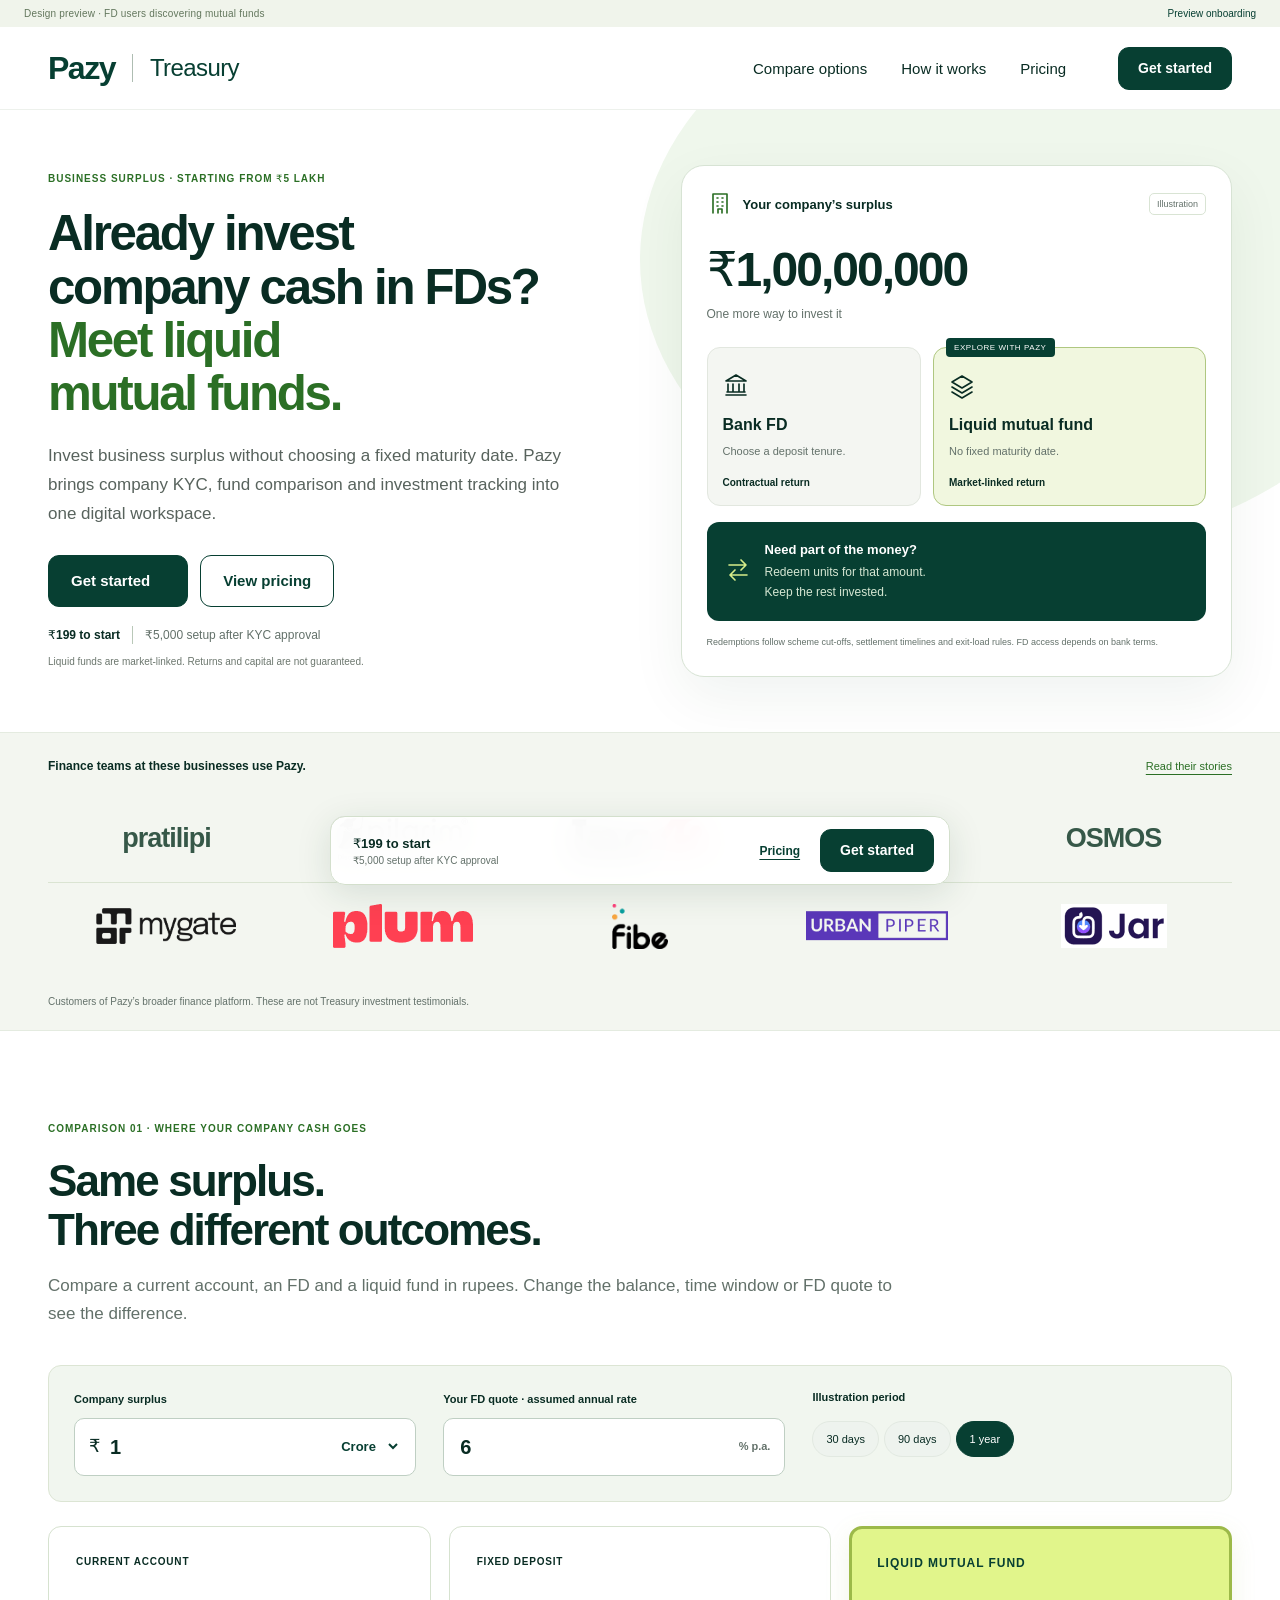
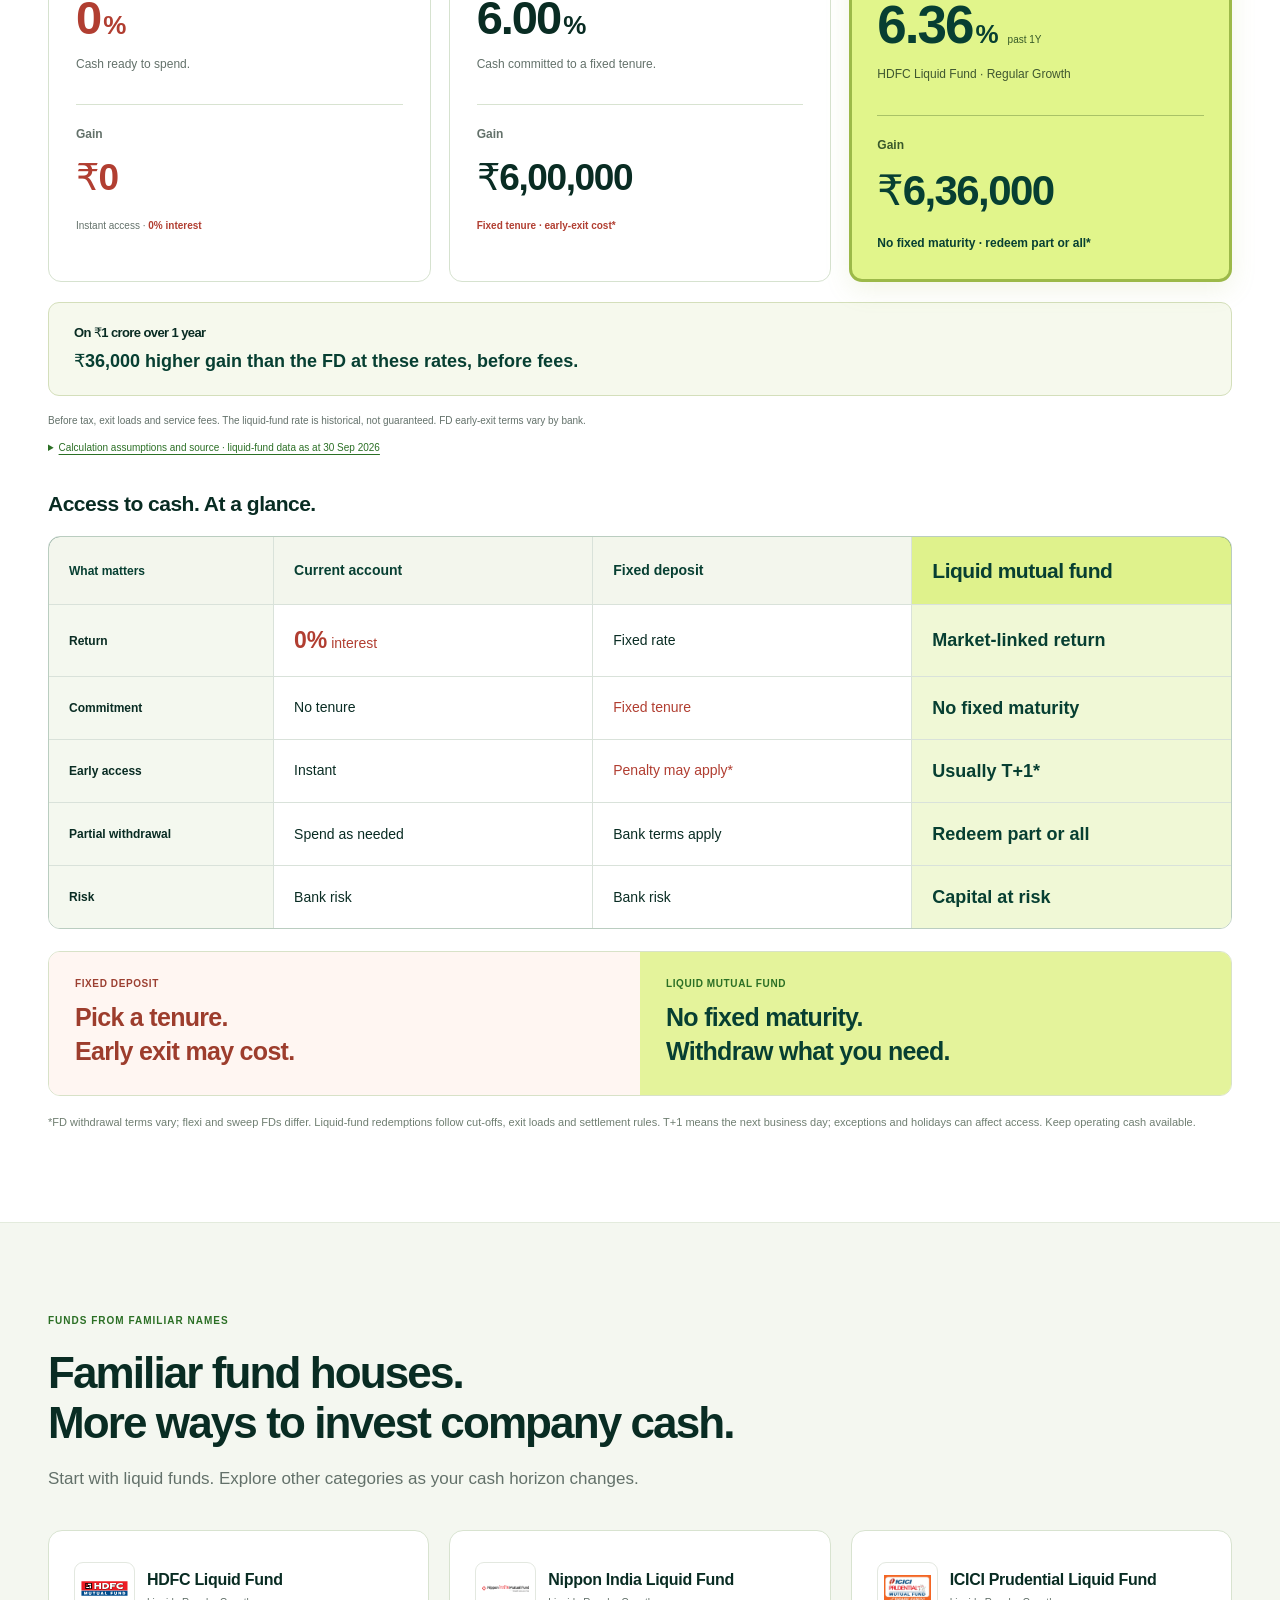
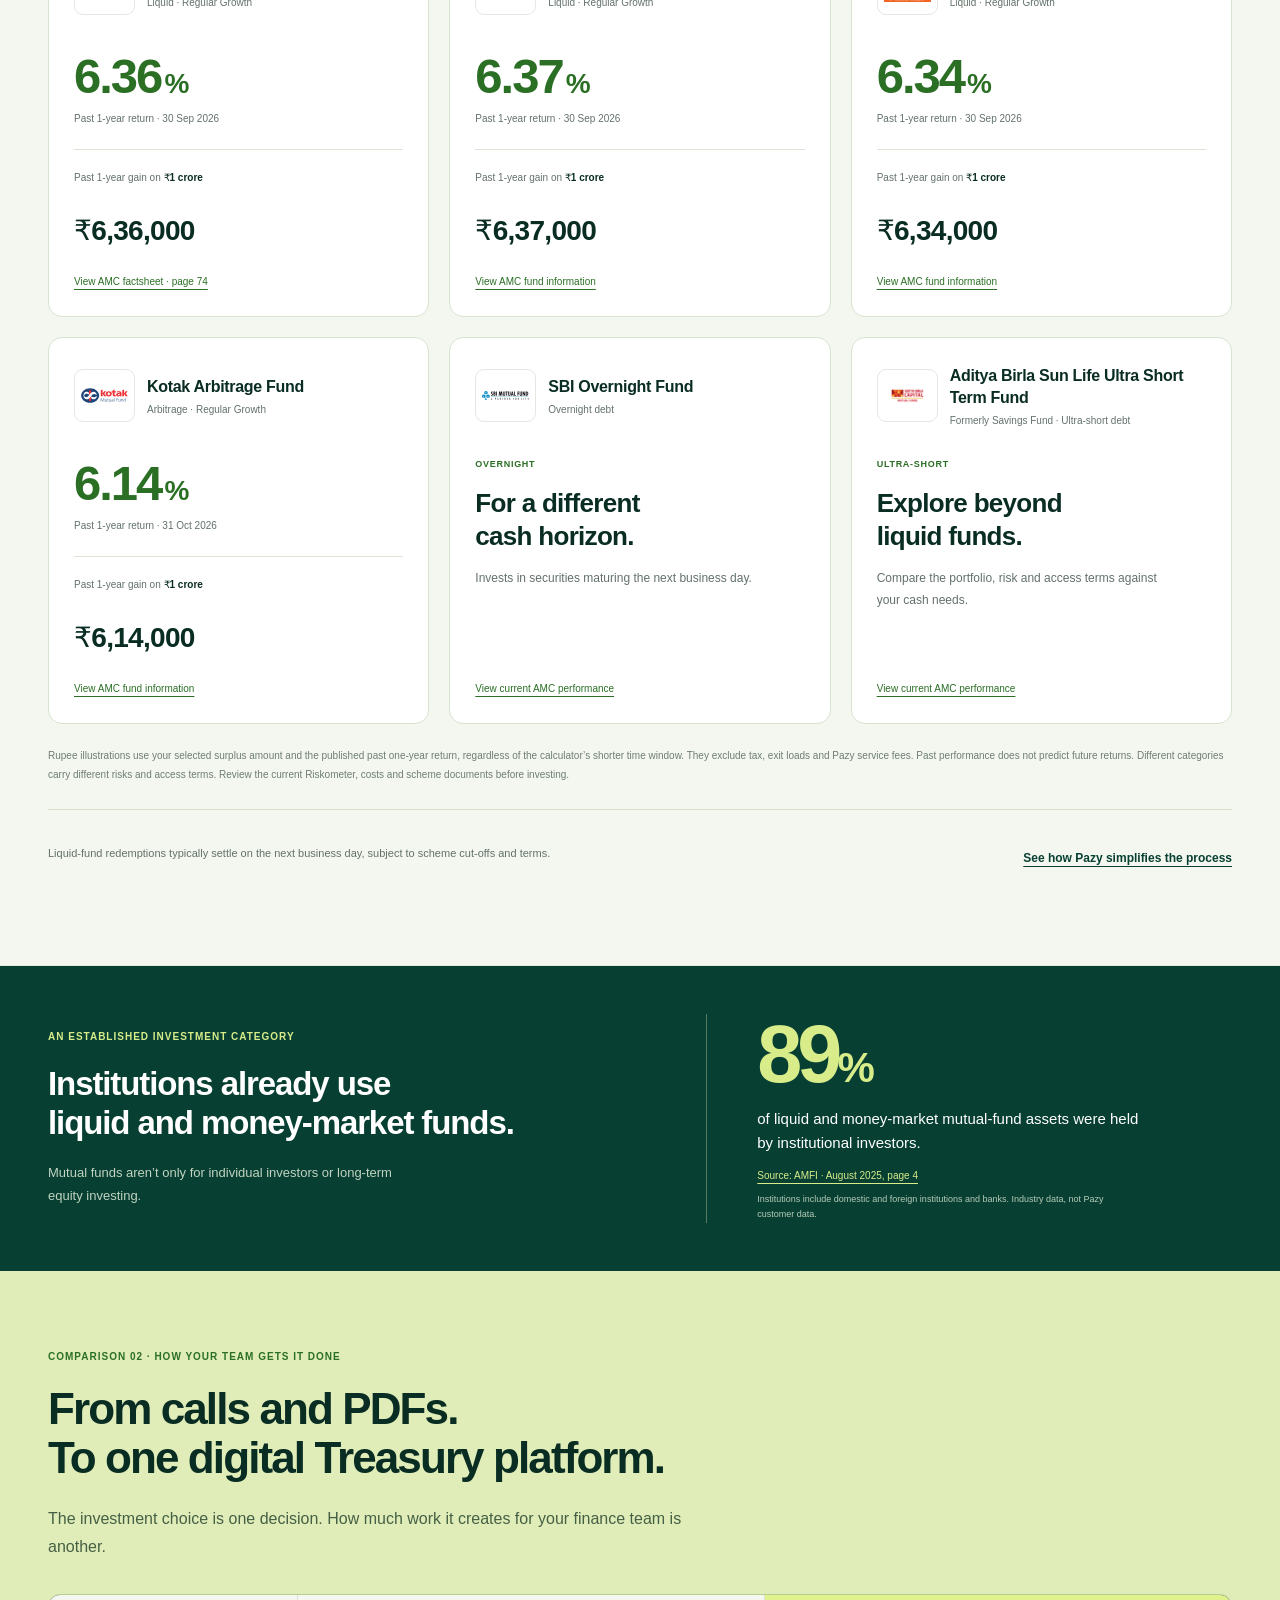
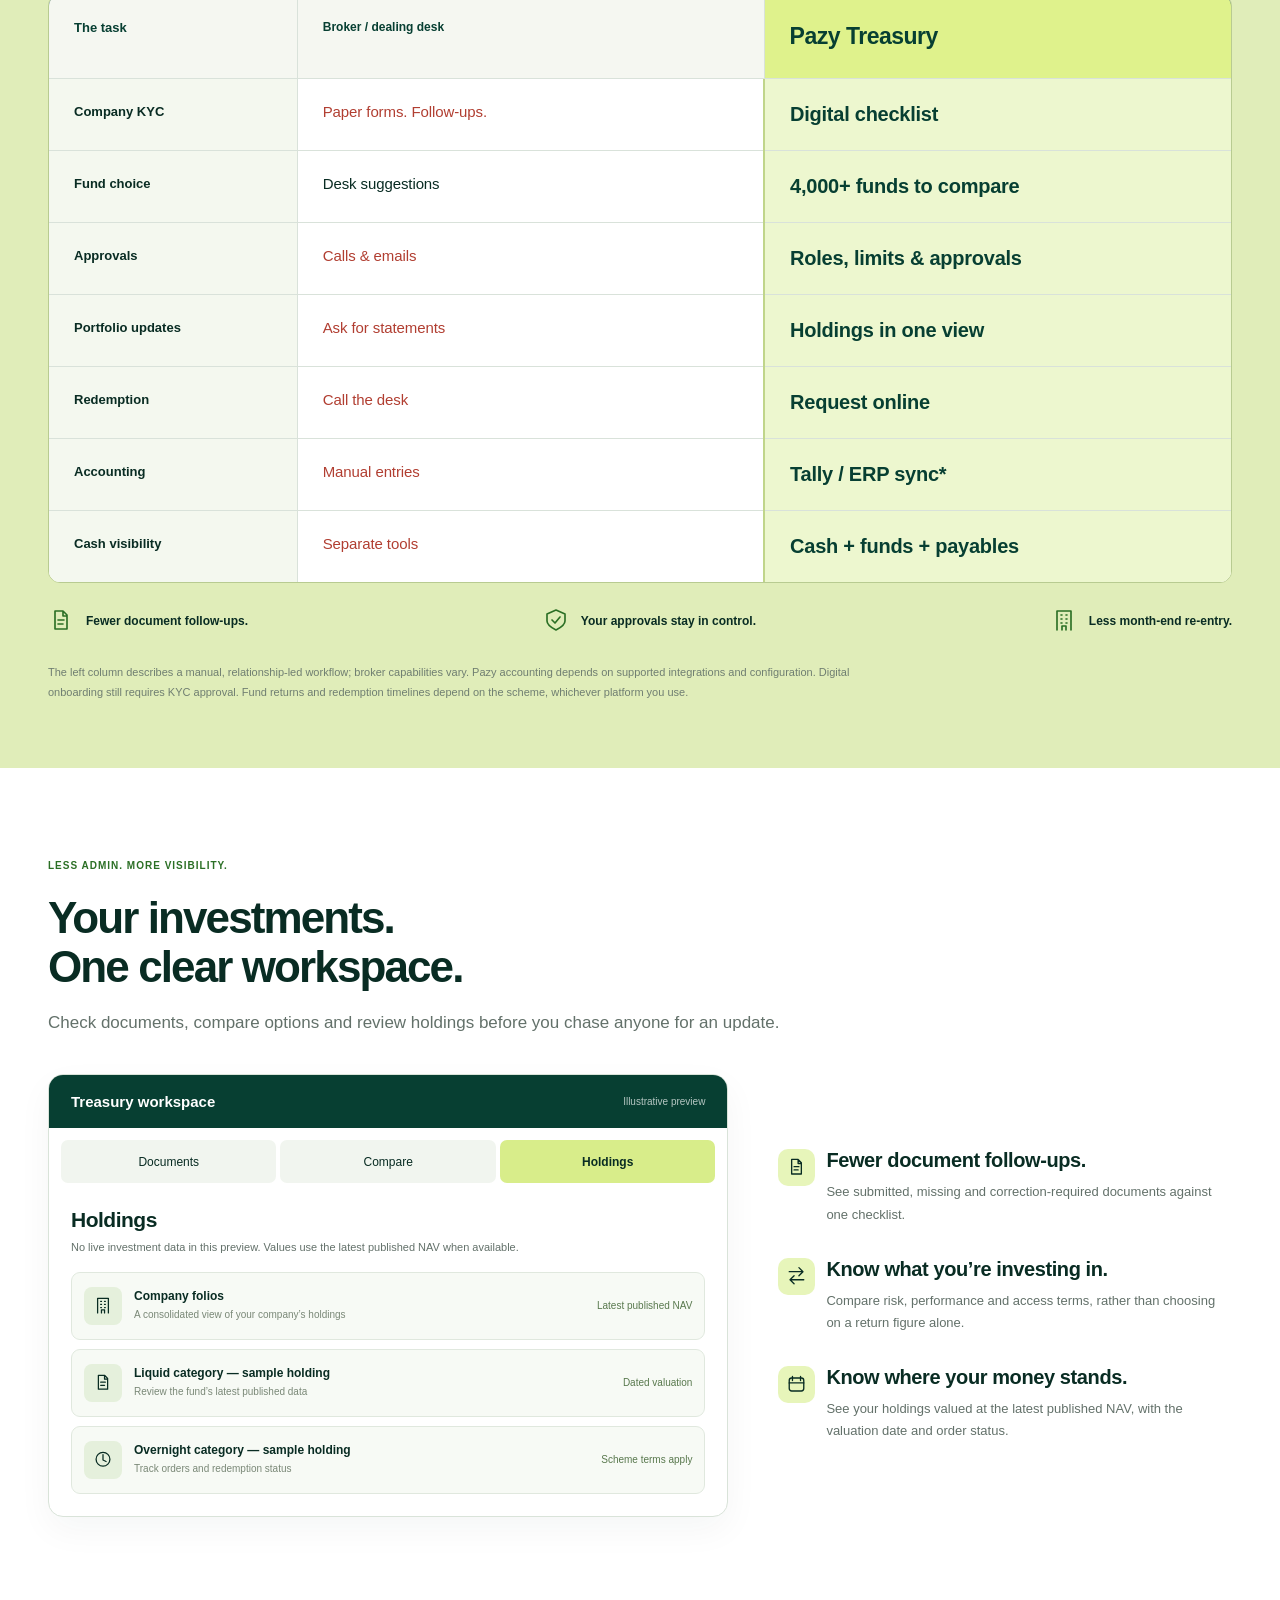
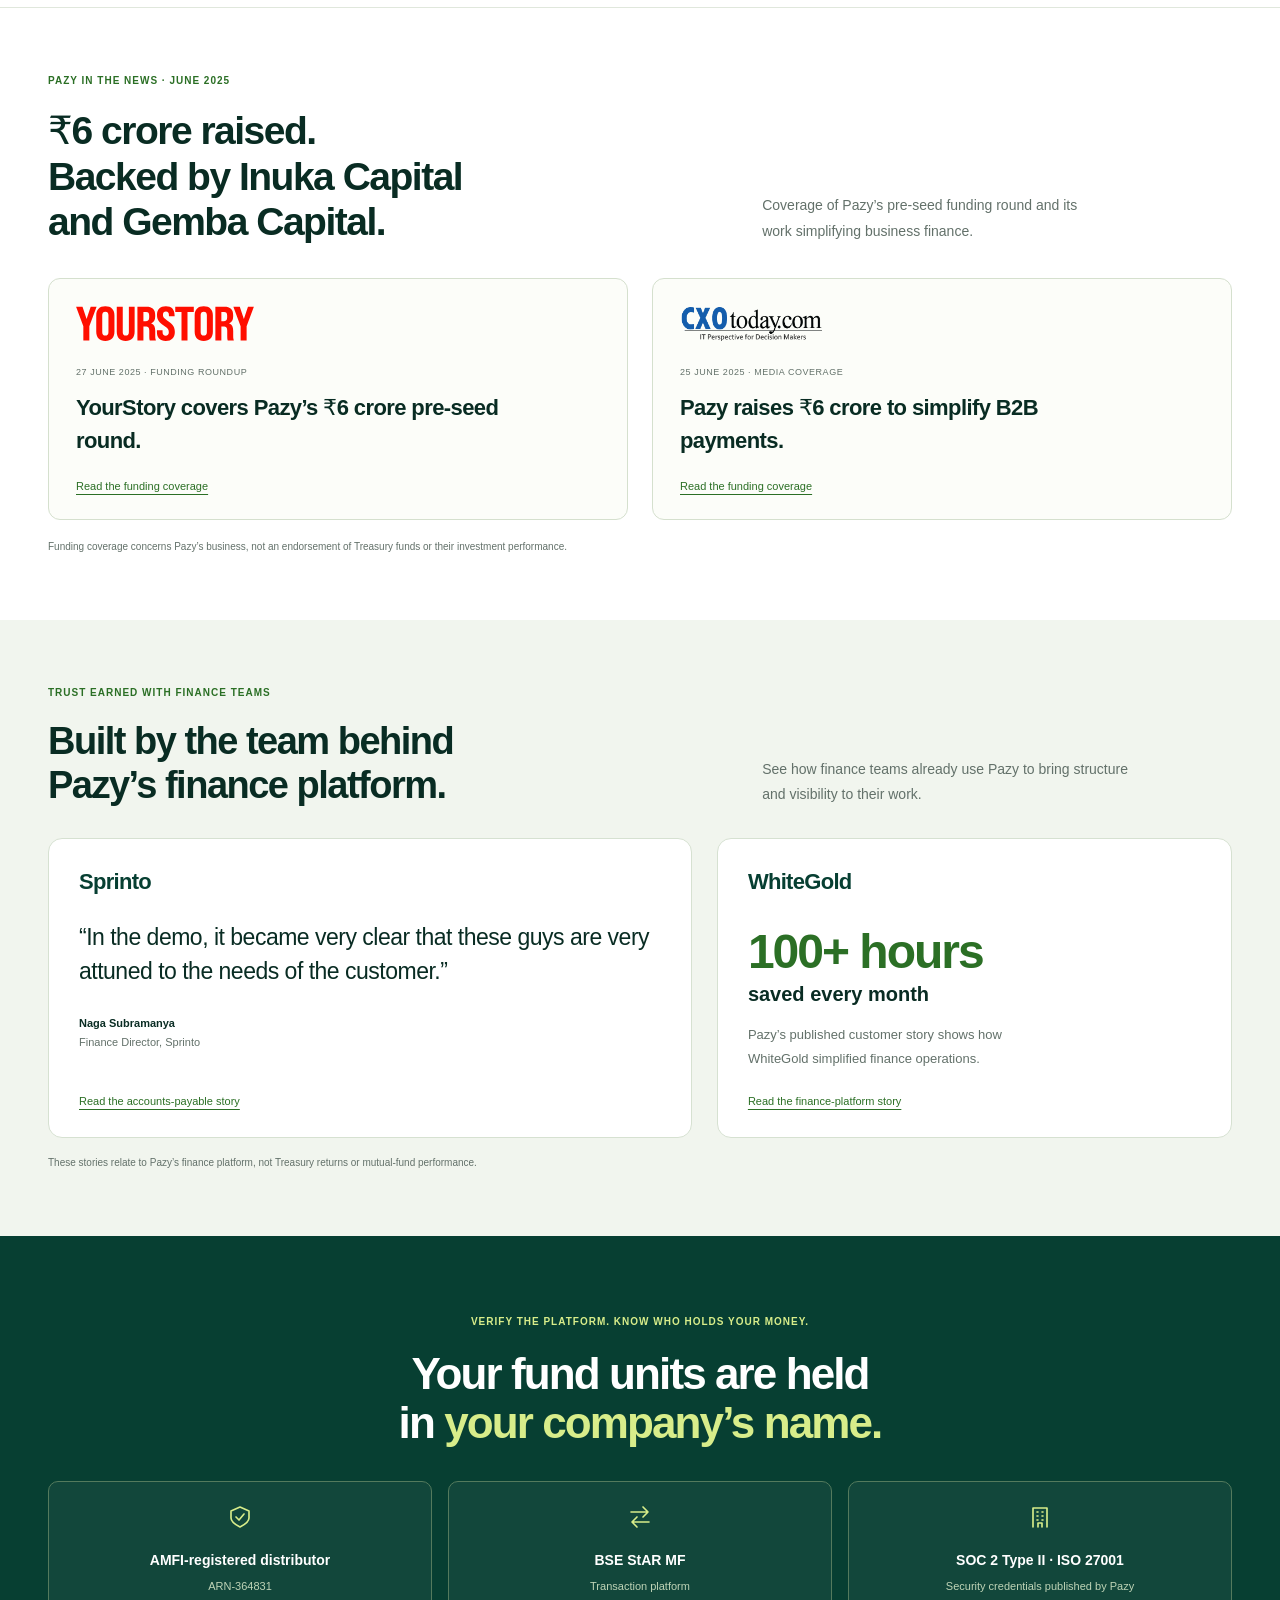
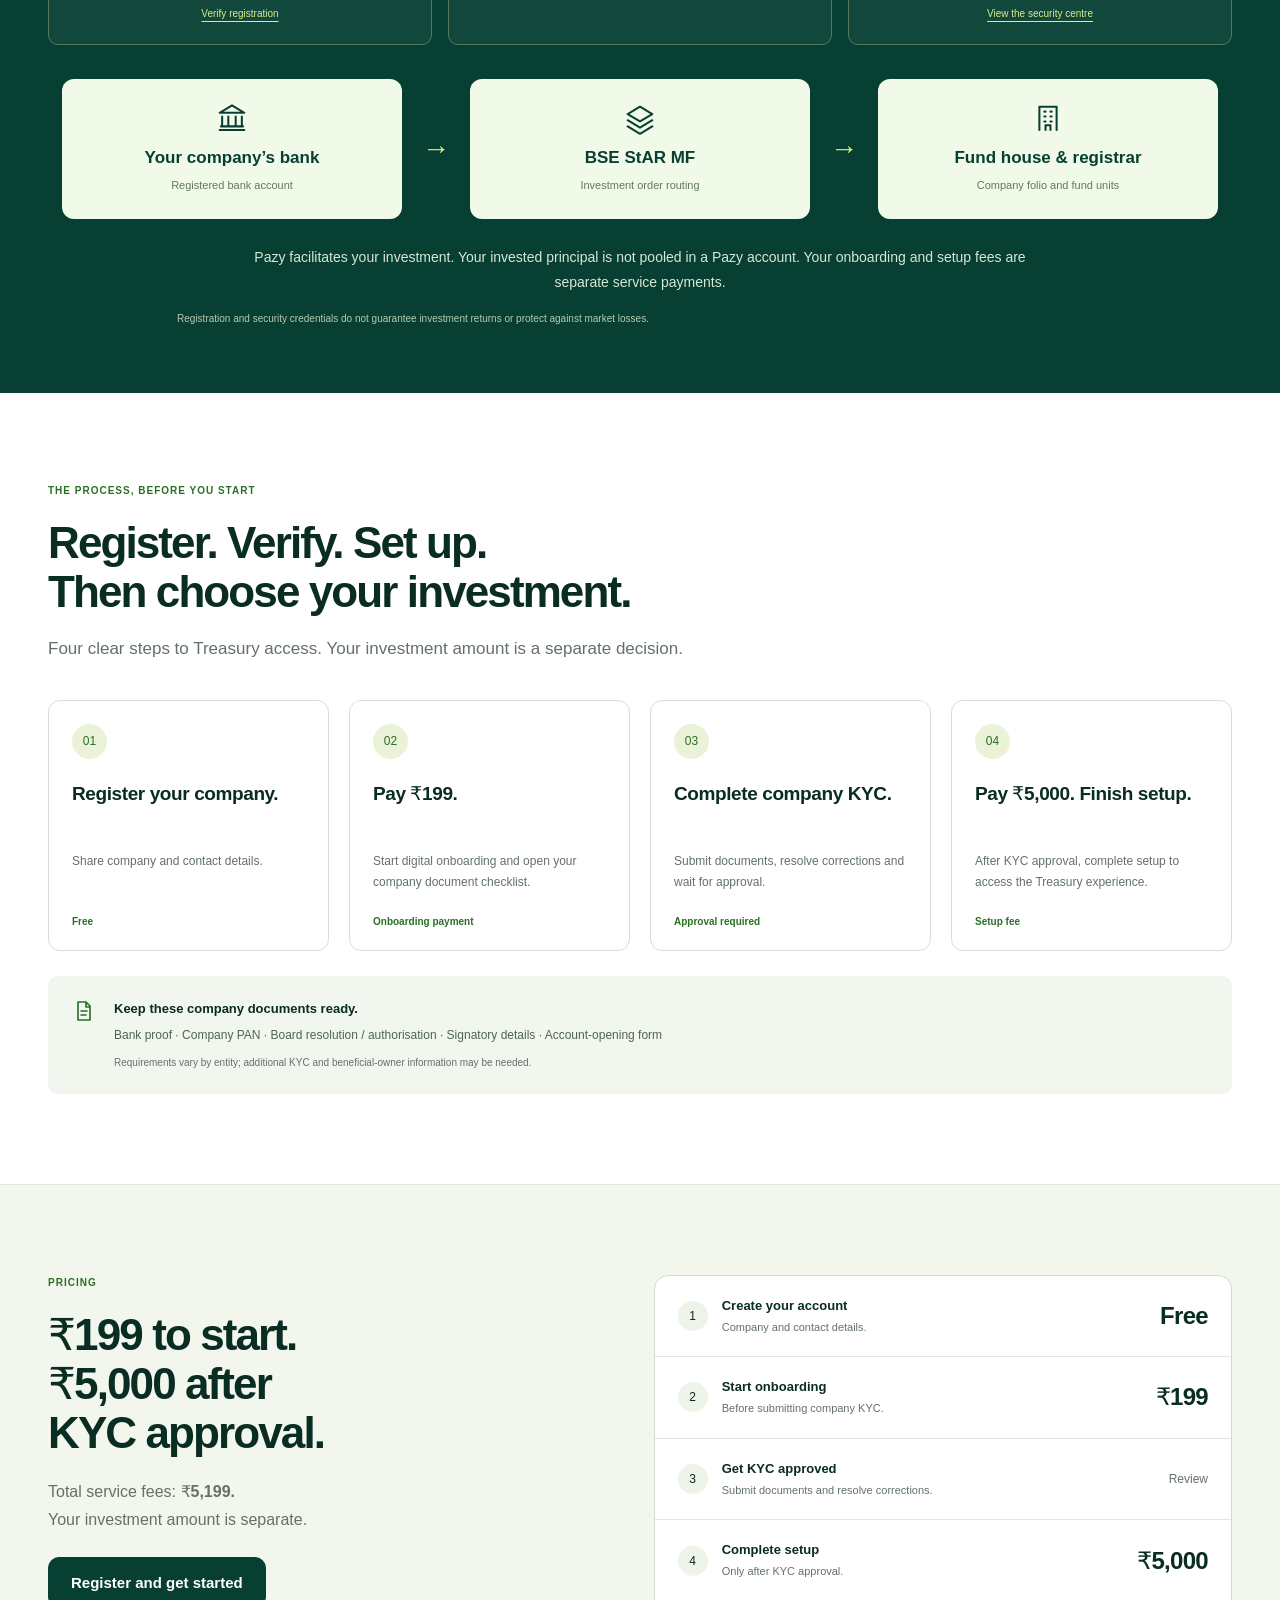
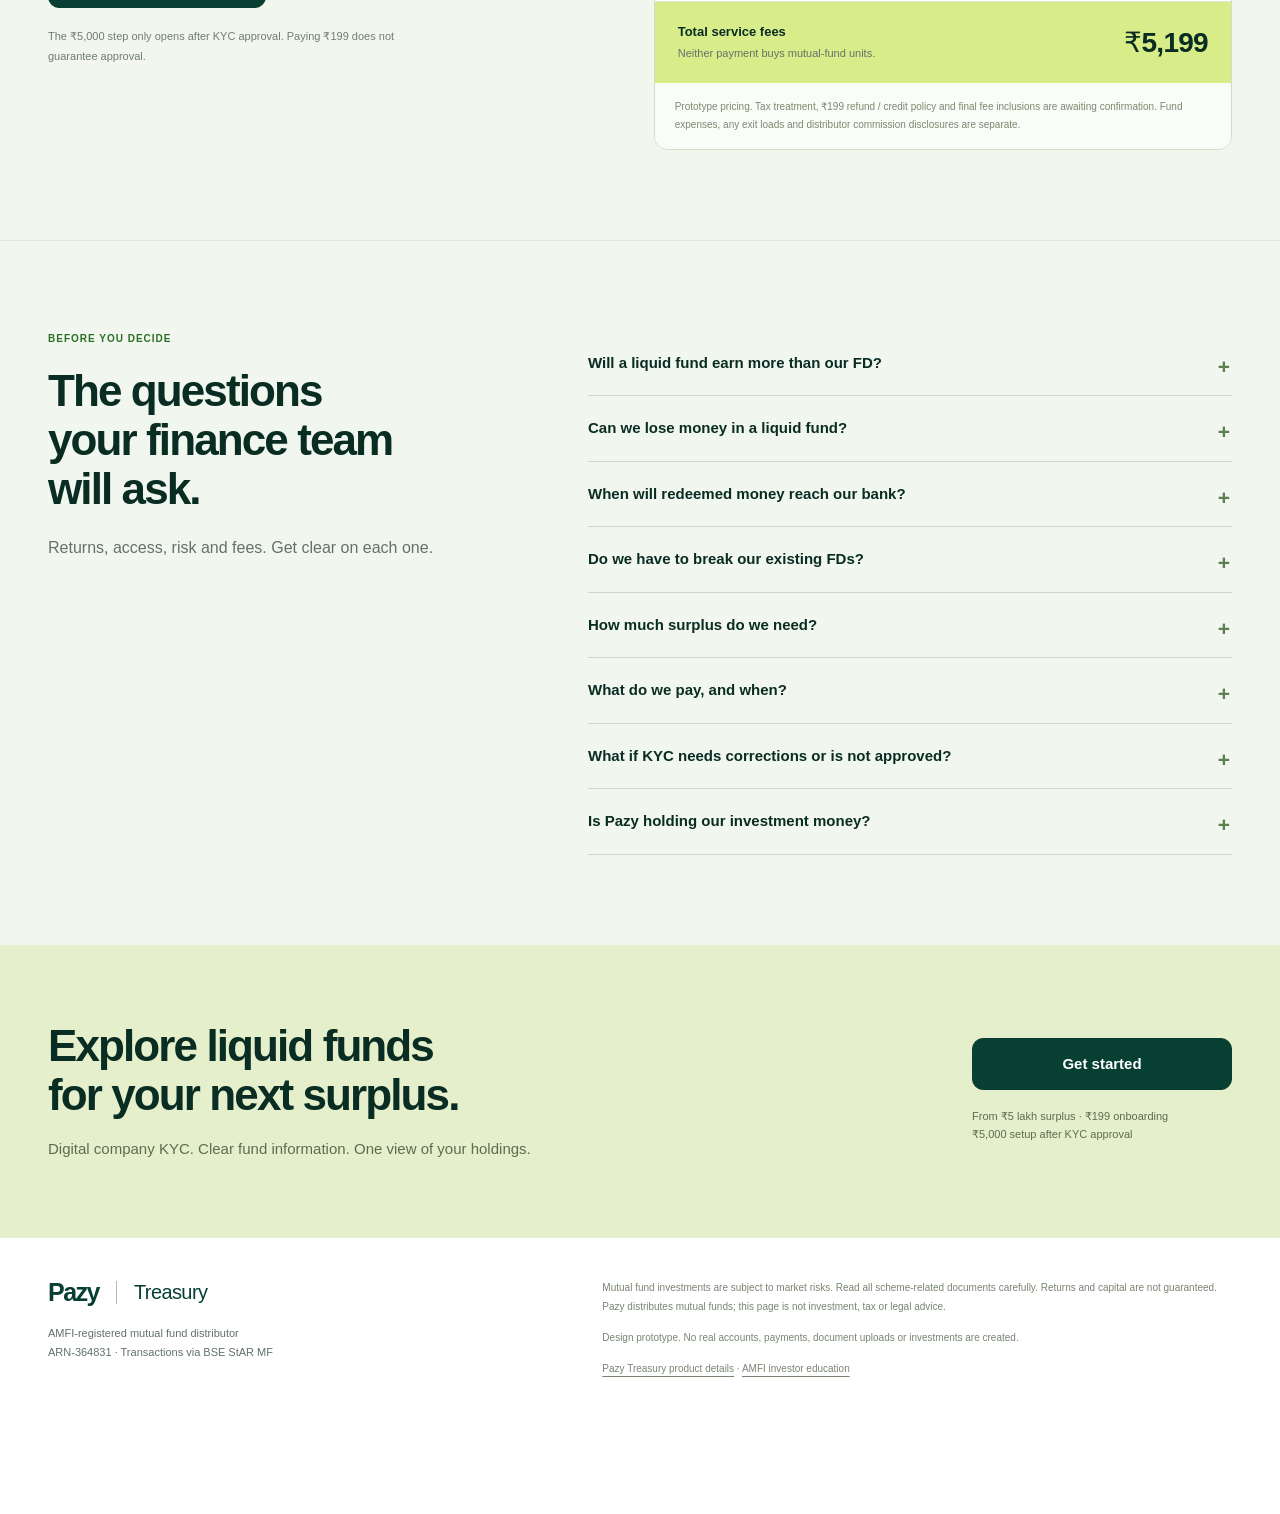
<file: index.html>
<!doctype html>
<html lang="en">
<head>
<meta charset="utf-8"><meta name="viewport" content="width=device-width,initial-scale=1,viewport-fit=cover">
<meta name="description" content="Already invest business surplus in FDs? Explore liquid mutual funds with Pazy Treasury. Digital company KYC, fund comparison and holdings in one place. See the process and pricing.">
<title>Pazy Treasury · Liquid mutual funds for business surplus</title>
<link rel="stylesheet" href="style.css">
</head>
<body>
<div class="design-bar"><span>Design preview · FD users discovering mutual funds</span><button data-act="journey">Preview onboarding</button></div>
<header class="header" id="header"><div class="nav wrap"><button class="wordmark" data-act="home" aria-label="Pazy Treasury home"><b>Pazy</b><span>Treasury</span></button><nav aria-label="Main navigation"><a href="#understand">Compare options</a><a href="#process">How it works</a><a href="#fees">Pricing</a></nav><button class="btn small" data-act="start">Get started</button></div></header>
<main>
<div id="landing">
<section class="hero"><div class="wrap hero-grid"><div class="hero-copy"><span class="eyebrow">BUSINESS SURPLUS · STARTING FROM ₹5 LAKH</span><h1>Already invest<br>company cash in FDs?<br><em>Meet liquid<br>mutual funds.</em></h1><p>Invest business surplus without choosing a fixed maturity date. Pazy brings company KYC, fund comparison and investment tracking into one digital workspace.</p><div class="actions"><button class="btn" data-act="start">Get started <span aria-hidden="true"></span></button><a class="btn outline" href="#fees">View pricing</a></div><div class="hero-fees"><b>₹199 to start</b><span>₹5,000 setup after KYC approval</span></div><p class="risk-line">Liquid funds are market-linked. Returns and capital are not guaranteed.</p></div><div class="surplus-visual" aria-label="Liquid mutual fund flexibility illustrated with 1 crore of business surplus"><div class="visual-top"><span class="icon" data-icon="building"></span><span>Your company’s surplus</span><span class="sample-tag">Illustration</span></div><div class="visual-amount">₹1,00,00,000<small>One more way to invest it</small></div><div class="option-pair"><div><span class="icon" data-icon="bank"></span><h3>Bank FD</h3><p>Choose a deposit tenure.</p><span class="option-label">Contractual return</span></div><div class="liquid-option"><span class="option-kicker">EXPLORE WITH PAZY</span><span class="icon" data-icon="layers"></span><h3>Liquid mutual fund</h3><p>No fixed maturity date.</p><span class="option-label">Market-linked return</span></div></div><div class="redeem-example"><span class="icon" data-icon="arrows"></span><div><b>Need part of the money?</b><p>Redeem units for that amount.<br>Keep the rest invested.</p></div></div><p class="visual-note">Redemptions follow scheme cut-offs, settlement timelines and exit-load rules. FD access depends on bank terms.</p></div></div></section>

<section class="customer-strip" aria-label="Pazy platform customers"><div class="wrap"><div class="customer-strip-head"><p>Finance teams at these businesses use Pazy.</p><a href="https://www.pazy.io/customers" target="_blank" rel="noopener">Read their stories</a></div><div class="customer-names customer-grid"><span>pratilipi</span><span><img src="assets/customer-pilgrim.png" alt="Pilgrim" loading="lazy"></span><span><img src="assets/customer-inc42.png" alt="Inc42" loading="lazy"></span><span class="sprinto">Sprinto</span><span>OSMOS</span><span><img src="assets/customer-mygate.png" alt="Mygate" loading="lazy"></span><span><img src="assets/customer-plum.png" alt="Plum" loading="lazy"></span><span><img src="assets/customer-fibe.png" alt="Fibe" loading="lazy"></span><span><img src="assets/customer-urbanpiper.png" alt="UrbanPiper" loading="lazy"></span><span><img src="assets/customer-jar.png" alt="Jar" loading="lazy"></span></div><p class="proof-caption">Customers of Pazy’s broader finance platform. These are not Treasury investment testimonials.</p></div></section>

<section class="section comparison-section" id="understand"><div class="wrap">
<div class="section-head"><span class="eyebrow">COMPARISON 01 · WHERE YOUR COMPANY CASH GOES</span><h2>Same surplus.<br>Three different outcomes.</h2><p>Compare a current account, an FD and a liquid fund in rupees. Change the balance, time window or FD quote to see the difference.</p></div>
<div class="earn-controls"><label class="field">Company surplus<div class="money-input"><span>₹</span><input id="earn-amount" type="number" min="0.01" max="1000" step="0.01" value="1" aria-label="Company surplus amount"><select id="earn-unit" aria-label="Company surplus unit"><option value="lakh">Lakh</option><option value="crore" selected>Crore</option></select></div></label><label class="field">Your FD quote · assumed annual rate<div class="money-input"><input id="earn-fd-rate" type="number" min="0" max="20" step="0.05" value="6" aria-label="Assumed FD annual rate"><span>% p.a.</span></div></label><div class="earn-window"><b>Illustration period</b><div class="segmented"><button data-earn-days="30" aria-pressed="false">30 days</button><button data-earn-days="90" aria-pressed="false">90 days</button><button data-earn-days="365" aria-pressed="true" class="selected">1 year</button></div></div></div>
<p class="error" id="earn-error" role="status" hidden>Enter a surplus above zero and an FD rate between 0% and 20%.</p>
<div class="earn-cards" aria-label="Investment gain comparison"><article><span class="earn-type">CURRENT ACCOUNT</span><span class="earn-rate">0<span>%</span></span><p>Cash ready to spend.</p><div class="earn-value"><small>Gain</small><strong id="earn-current">₹0</strong></div><span class="earn-access">Instant access · <b class="con">0% interest</b></span></article><article><span class="earn-type">FIXED DEPOSIT</span><span class="earn-rate" id="earn-fd-display">6.00<span>%</span></span><p>Cash committed to a fixed tenure.</p><div class="earn-value"><small>Gain</small><strong id="earn-fd">₹6,00,000</strong></div><span class="earn-access con">Fixed tenure · early-exit cost*</span></article><article class="earn-highlight"><span class="earn-type">LIQUID MUTUAL FUND</span><span class="earn-rate">6.36<span>%</span><i>past 1Y</i></span><p>HDFC Liquid Fund · Regular Growth</p><div class="earn-value"><small>Gain</small><strong id="earn-liquid">₹6,36,000</strong></div><span class="earn-access">No fixed maturity · redeem part or all*</span></article></div>
<div class="earn-summary" role="status" aria-live="polite"><div><b id="earn-context">On ₹1 crore over 1 year</b><p id="earn-difference">₹36,000 higher gain than the FD at these rates, before fees.</p></div></div>
<p class="calc-short-note">Before tax, exit loads and service fees. The liquid-fund rate is historical, not guaranteed. FD early-exit terms vary by bank.</p><details class="calc-details"><summary>Calculation assumptions and source · liquid-fund data as at 30 Sep 2026</summary><p>Illustration, not a forecast. Simple-interest calculation: amount × annual rate × days ÷ 365. FD rate is your input, not a current bank offer; actual tenure, compounding and early-exit terms vary. The liquid illustration uses HDFC Liquid Fund Regular Growth’s <a href="https://files.hdfcfund.com/s3fs-public/2026-10/HDFC%20MF%20Factsheet%20-%20September%202026.pdf?VersionId=xjdQxQp4UEchOirw4TsCE9jEGenOREzw#page=74" target="_blank" rel="noopener">past 1-year return of 6.36% as at 30 Sep 2026</a>. Short-period figures extrapolate that annual rate; they are not actual 30/90-day returns. Figures exclude tax, exit loads and Pazy fees. NAV returns already reflect fund expenses.</p></details>
<h3 class="table-title">Access to cash. At a glance.</h3><div class="table-wrap option-table"><table><caption class="sr-only">Current account, fixed deposit and liquid mutual fund comparison</caption><thead><tr><th>What matters</th><th>Current account</th><th>Fixed deposit</th><th>Liquid mutual fund</th></tr></thead><tbody><tr><th>Return</th><td class="con"><strong>0%</strong> interest</td><td>Fixed rate</td><td>Market-linked return</td></tr><tr><th>Commitment</th><td>No tenure</td><td class="con">Fixed tenure</td><td><strong>No fixed maturity</strong></td></tr><tr><th>Early access</th><td>Instant</td><td class="con">Penalty may apply*</td><td>Usually T+1*</td></tr><tr><th>Partial withdrawal</th><td>Spend as needed</td><td>Bank terms apply</td><td>Redeem part or all</td></tr><tr><th>Risk</th><td>Bank risk</td><td>Bank risk</td><td>Capital at risk</td></tr></tbody></table></div>
<div class="tenure-contrast"><div><span>FIXED DEPOSIT</span><b>Pick a tenure.<br>Early exit may cost.</b></div><div><span>LIQUID MUTUAL FUND</span><b>No fixed maturity.<br>Withdraw what you need.</b></div></div><p class="note">*FD withdrawal terms vary; flexi and sweep FDs differ. Liquid-fund redemptions follow cut-offs, exit loads and settlement rules. T+1 means the next business day; exceptions and holidays can affect access. Keep operating cash available.</p>
</div></section>

<section class="section fund-section" id="fund-examples"><div class="wrap"><div class="section-head"><span class="eyebrow">FUNDS FROM FAMILIAR NAMES</span><h2>Familiar fund houses.<br>More ways to invest company cash.</h2><p>Start with liquid funds. Explore other categories as your cash horizon changes.</p></div>
<div class="fund-card-grid">
<article class="fund-card"><div class="fund-identity"><div class="fund-logo"><img src="assets/hdfc.svg" alt="HDFC Mutual Fund" loading="lazy"></div><div><h3>HDFC Liquid Fund</h3><span>Liquid · Regular Growth</span></div></div><div class="fund-return"><strong>6.36<span>%</span></strong><small>Past 1-year return · 30 Sep 2026</small></div><div class="past-gain"><span>Past 1-year gain on <b class="fund-amount-label">₹1 crore</b></span><b data-fund-rate="6.36">₹6,36,000</b></div><a href="https://files.hdfcfund.com/s3fs-public/2026-10/HDFC%20MF%20Factsheet%20-%20September%202026.pdf?VersionId=xjdQxQp4UEchOirw4TsCE9jEGenOREzw#page=74" target="_blank" rel="noopener">View AMC factsheet · page 74</a></article>
<article class="fund-card"><div class="fund-identity"><div class="fund-logo"><img src="assets/nippon.webp" alt="Nippon India Mutual Fund" loading="lazy"></div><div><h3>Nippon India Liquid Fund</h3><span>Liquid · Regular Growth</span></div></div><div class="fund-return"><strong>6.37<span>%</span></strong><small>Past 1-year return · 30 Sep 2026</small></div><div class="past-gain"><span>Past 1-year gain on <b class="fund-amount-label">₹1 crore</b></span><b data-fund-rate="6.37">₹6,37,000</b></div><a href="https://mf.nipponindiaim.com/FundsAndPerformance/Pages/NipponIndia-Liquid-Fund.aspx" target="_blank" rel="noopener">View AMC fund information</a></article>
<article class="fund-card"><div class="fund-identity"><div class="fund-logo"><img src="assets/icici.png" alt="ICICI Prudential Mutual Fund" loading="lazy"></div><div><h3>ICICI Prudential Liquid Fund</h3><span>Liquid · Regular Growth</span></div></div><div class="fund-return"><strong>6.34<span>%</span></strong><small>Past 1-year return · 30 Sep 2026</small></div><div class="past-gain"><span>Past 1-year gain on <b class="fund-amount-label">₹1 crore</b></span><b data-fund-rate="6.34">₹6,34,000</b></div><a href="https://www.icicipruamc.com/mutual-fund/debt-funds/icici-prudential-liquid-fund/13" target="_blank" rel="noopener">View AMC fund information</a></article>
<article class="fund-card"><div class="fund-identity"><div class="fund-logo"><img src="assets/kotak.svg" alt="Kotak Mutual Fund" loading="lazy"></div><div><h3>Kotak Arbitrage Fund</h3><span>Arbitrage · Regular Growth</span></div></div><div class="fund-return"><strong>6.14<span>%</span></strong><small>Past 1-year return · 31 Oct 2026</small></div><div class="past-gain"><span>Past 1-year gain on <b class="fund-amount-label">₹1 crore</b></span><b data-fund-rate="6.14">₹6,14,000</b></div><a href="https://www.kotakmf.com/mutual-funds/hybrid-funds/kotak-arbitrage-fund/reg-g" target="_blank" rel="noopener">View AMC fund information</a></article>
<article class="fund-card fund-discovery"><div class="fund-identity"><div class="fund-logo"><img src="assets/sbi.svg" alt="SBI Mutual Fund" loading="lazy"></div><div><h3>SBI Overnight Fund</h3><span>Overnight debt</span></div></div><div class="fund-category"><span>OVERNIGHT</span><h4>For a different<br>cash horizon.</h4><p>Invests in securities maturing the next business day.</p></div><a href="https://www.sbimf.com/factsheets" target="_blank" rel="noopener">View current AMC performance</a></article>
<article class="fund-card fund-discovery"><div class="fund-identity"><div class="fund-logo"><img src="assets/absl.webp" alt="Aditya Birla Capital" loading="lazy"></div><div><h3>Aditya Birla Sun Life Ultra Short Term Fund</h3><span>Formerly Savings Fund · Ultra-short debt</span></div></div><div class="fund-category"><span>ULTRA-SHORT</span><h4>Explore beyond<br>liquid funds.</h4><p>Compare the portfolio, risk and access terms against your cash needs.</p></div><a href="https://mutualfund.adityabirlacapital.com/saving-solutions/aditya-birla-sun-life-savings-fund" target="_blank" rel="noopener">View current AMC performance</a></article></div><p class="note">Rupee illustrations use your selected surplus amount and the published past one-year return, regardless of the calculator’s shorter time window. They exclude tax, exit loads and Pazy service fees. Past performance does not predict future returns. Different categories carry different risks and access terms. Review the current Riskometer, costs and scheme documents before investing.</p><div class="fund-next"><span>Liquid-fund redemptions typically settle on the next business day, subject to scheme cut-offs and terms.</span><a class="text-link" href="#digital">See how Pazy simplifies the process</a></div></div></section>
<section class="adoption-band"><div class="wrap adoption-layout"><div><span class="eyebrow">AN ESTABLISHED INVESTMENT CATEGORY</span><h2>Institutions already use<br>liquid and money-market funds.</h2><p>Mutual funds aren’t only for individual investors or long-term equity investing.</p></div><div class="adoption-stat"><strong>89<span>%</span></strong><p>of liquid and money-market mutual-fund assets were held by institutional investors.</p><a href="https://www.amfiindia.com/uploads/1_Industry_Trends_Aug_2025_aba4ae3ba6.pdf" target="_blank" rel="noopener">Source: AMFI · August 2025, page 4</a><small>Institutions include domestic and foreign institutions and banks. Industry data, not Pazy customer data.</small></div></div></section>

<section class="digital-band" id="digital"><div class="wrap"><span class="eyebrow">COMPARISON 02 · HOW YOUR TEAM GETS IT DONE</span><h2>From calls and PDFs.<br>To one digital Treasury platform.</h2><p class="band-intro">The investment choice is one decision. How much work it creates for your finance team is another.</p>
<div class="table-wrap workflow-table"><table><caption class="sr-only">Manual dealing-desk flow compared with Pazy Treasury</caption><thead><tr><th>The task</th><th>Broker / dealing desk</th><th>Pazy Treasury</th></tr></thead><tbody><tr><th>Company KYC</th><td class="con"><b>Paper forms. Follow-ups.</b></td><td><b>Digital checklist</b></td></tr><tr><th>Fund choice</th><td><b>Desk suggestions</b></td><td><b>4,000+ funds to compare</b></td></tr><tr><th>Approvals</th><td class="con"><b>Calls & emails</b></td><td><b>Roles, limits & approvals</b></td></tr><tr><th>Portfolio updates</th><td class="con"><b>Ask for statements</b></td><td><b>Holdings in one view</b></td></tr><tr><th>Redemption</th><td class="con"><b>Call the desk</b></td><td><b>Request online</b></td></tr><tr><th>Accounting</th><td class="con"><b>Manual entries</b></td><td><b>Tally / ERP sync*</b></td></tr><tr><th>Cash visibility</th><td class="con"><b>Separate tools</b></td><td><b>Cash + funds + payables</b></td></tr></tbody></table></div>
<div class="workflow-outcomes"><div><span class="icon" data-icon="doc"></span><b>Fewer document follow-ups.</b></div><div><span class="icon" data-icon="shield"></span><b>Your approvals stay in control.</b></div><div><span class="icon" data-icon="building"></span><b>Less month-end re-entry.</b></div></div><p class="note">The left column describes a manual, relationship-led workflow; broker capabilities vary. Pazy accounting depends on supported integrations and configuration. Digital onboarding still requires KYC approval. Fund returns and redemption timelines depend on the scheme, whichever platform you use.</p></div></section>

<section class="section wrap" id="workspace"><div class="section-head"><span class="eyebrow">LESS ADMIN. MORE VISIBILITY.</span><h2>Your investments.<br>One clear workspace.</h2><p>Check documents, compare options and review holdings before you chase anyone for an update.</p></div><div class="product-layout"><div class="product"><div class="product-top">Treasury workspace <span>Illustrative preview</span></div><div class="product-tabs" role="tablist" aria-label="Treasury product preview"><button data-product="documents" role="tab" id="tab-documents" aria-controls="product-panel" aria-selected="false">Documents</button><button data-product="compare" role="tab" id="tab-compare" aria-controls="product-panel" aria-selected="false">Compare</button><button data-product="holdings" role="tab" id="tab-holdings" aria-controls="product-panel" aria-selected="true" class="selected">Holdings</button></div><div id="product-panel" role="tabpanel" aria-labelledby="tab-holdings"></div></div><div class="product-benefits"><article><i class="icon" data-icon="doc"></i><h3>Fewer document follow-ups.</h3><p>See submitted, missing and correction-required documents against one checklist.</p></article><article><i class="icon" data-icon="arrows"></i><h3>Know what you’re investing in.</h3><p>Compare risk, performance and access terms, rather than choosing on a return figure alone.</p></article><article><i class="icon" data-icon="calendar"></i><h3>Know where your money stands.</h3><p>See your holdings valued at the latest published NAV, with the valuation date and order status.</p></article></div></div></section>

<section class="media-proof"><div class="wrap"><div class="media-heading"><div><span class="eyebrow">PAZY IN THE NEWS · JUNE 2025</span><h2>₹6 crore raised.<br>Backed by Inuka Capital<br>and Gemba Capital.</h2></div><p>Coverage of Pazy’s pre-seed funding round and its work simplifying business finance.</p></div><div class="media-grid"><a href="https://yourstory.com/2025/06/startup-news-and-updates-daily-roundup-june-27-2025" target="_blank" rel="noopener"><img src="assets/yourstory.svg" alt="YourStory" loading="lazy"><span class="media-date">27 JUNE 2025 · FUNDING ROUNDUP</span><h3>YourStory covers Pazy’s ₹6 crore pre-seed round.</h3><span class="media-link">Read the funding coverage</span></a><a href="https://cxotoday.com/media-coverage/pazy-raises-%E2%82%B96-crore-in-pre-seed-funding-to-simplify-b2b-payments/" target="_blank" rel="noopener"><img src="assets/cxo-logo.png" alt="CXOToday.com" loading="lazy"><span class="media-date">25 JUNE 2025 · MEDIA COVERAGE</span><h3>Pazy raises ₹6 crore to simplify B2B payments.</h3><span class="media-link">Read the funding coverage</span></a></div><p class="proof-caption">Funding coverage concerns Pazy’s business, not an endorsement of Treasury funds or their investment performance.</p></div></section>
<section class="customer-proof"><div class="wrap"><div class="customer-proof-head"><div><span class="eyebrow">TRUST EARNED WITH FINANCE TEAMS</span><h2>Built by the team behind<br>Pazy’s finance platform.</h2></div><p>See how finance teams already use Pazy to bring structure and visibility to their work.</p></div><div class="story-grid"><article class="quote-card"><span class="story-brand">Sprinto</span><blockquote>“In the demo, it became very clear that these guys are very attuned to the needs of the customer.”</blockquote><p><b>Naga Subramanya</b><br>Finance Director, Sprinto</p><a href="https://www.pazy.io/blogs/how-sprinto-gained-visibility-over-spend-and-regained-lost-time-with-pazy" target="_blank" rel="noopener">Read the accounts-payable story</a></article><article class="story-card"><span class="story-brand">WhiteGold</span><strong>100+ hours</strong><h3>saved every month</h3><p>Pazy’s published customer story shows how WhiteGold simplified finance operations.</p><a href="https://www.pazy.io/blogs/how-whitegold-saved-100-hours-every-month" target="_blank" rel="noopener">Read the finance-platform story</a></article></div><p class="proof-caption">These stories relate to Pazy’s finance platform, not Treasury returns or mutual-fund performance.</p></div></section>

<section class="ownership" id="ownership"><div class="wrap"><span class="eyebrow">VERIFY THE PLATFORM. KNOW WHO HOLDS YOUR MONEY.</span><h2>Your fund units are held<br>in <em>your company’s name.</em></h2><div class="trust-cards"><article><span class="icon" data-icon="shield"></span><b>AMFI-registered distributor</b><p>ARN-364831</p><a href="https://www.amfiindia.com/locate-your-nearest-mutual-fund-distributor-details" target="_blank" rel="noopener">Verify registration</a></article><article><span class="icon" data-icon="arrows"></span><b>BSE StAR MF</b><p>Transaction platform</p></article><article><span class="icon" data-icon="building"></span><b>SOC 2 Type II · ISO 27001</b><p>Security credentials published by Pazy</p><a href="https://trust.pazy.io" target="_blank" rel="noopener">View the security centre</a></article></div><div class="money-flow"><div><i class="icon" data-icon="bank"></i><h3>Your company’s bank</h3><p>Registered bank account</p></div><span aria-hidden="true">→</span><div><i class="icon" data-icon="layers"></i><h3>BSE StAR MF</h3><p>Investment order routing</p></div><span aria-hidden="true">→</span><div><i class="icon" data-icon="building"></i><h3>Fund house & registrar</h3><p>Company folio and fund units</p></div></div><p class="ownership-copy">Pazy facilitates your investment. Your invested principal is not pooled in a Pazy account. Your onboarding and setup fees are separate service payments.</p><p class="trust-note">Registration and security credentials do not guarantee investment returns or protect against market losses.</p></div></section>

<section class="section wrap" id="process"><div class="section-head"><span class="eyebrow">THE PROCESS, BEFORE YOU START</span><h2>Register. Verify. Set up.<br>Then choose your investment.</h2><p>Four clear steps to Treasury access. Your investment amount is a separate decision.</p></div><div class="process-grid"><article><span>01</span><h3>Register your company.</h3><p>Share company and contact details.</p><b>Free</b></article><article><span>02</span><h3>Pay ₹199.</h3><p>Start digital onboarding and open your company document checklist.</p><b>Onboarding payment</b></article><article><span>03</span><h3>Complete company KYC.</h3><p>Submit documents, resolve corrections and wait for approval.</p><b>Approval required</b></article><article><span>04</span><h3>Pay ₹5,000. Finish setup.</h3><p>After KYC approval, complete setup to access the Treasury experience.</p><b>Setup fee</b></article></div><div class="document-callout"><span class="icon" data-icon="doc"></span><div><b>Keep these company documents ready.</b><p>Bank proof · Company PAN · Board resolution / authorisation · Signatory details · Account-opening form</p><small>Requirements vary by entity; additional KYC and beneficial-owner information may be needed.</small></div></div></section>

<section class="section pricing-section" id="fees"><div class="wrap fees-layout"><div><span class="eyebrow">PRICING</span><h2>₹199 to start.<br>₹5,000 after<br>KYC approval.</h2><p class="section-copy">Total service fees: <b>₹5,199.</b><br>Your investment amount is separate.</p><button class="btn" data-act="start">Register and get started</button><p class="note">The ₹5,000 step only opens after KYC approval. Paying ₹199 does not guarantee approval.</p></div><div class="fee-ledger"><div><span class="fee-number">1</span><p><b>Create your account</b><small>Company and contact details.</small></p><strong>Free</strong></div><div><span class="fee-number">2</span><p><b>Start onboarding</b><small>Before submitting company KYC.</small></p><strong>₹199</strong></div><div><span class="fee-number">3</span><p><b>Get KYC approved</b><small>Submit documents and resolve corrections.</small></p><span class="fee-status">Review</span></div><div><span class="fee-number">4</span><p><b>Complete setup</b><small>Only after KYC approval.</small></p><strong>₹5,000</strong></div><div class="fee-total"><p><b>Total service fees</b><small>Neither payment buys mutual-fund units.</small></p><strong>₹5,199</strong></div><p class="draft-policy">Prototype pricing. Tax treatment, ₹199 refund / credit policy and final fee inclusions are awaiting confirmation. Fund expenses, any exit loads and distributor commission disclosures are separate.</p></div></div></section>

<section class="section faq-section" id="questions"><div class="wrap faq-layout"><div><span class="eyebrow">BEFORE YOU DECIDE</span><h2>The questions<br>your finance team<br>will ask.</h2><p class="section-copy">Returns, access, risk and fees. Get clear on each one.</p></div><div class="faq"><details><summary>Will a liquid fund earn more than our FD?</summary><p>It may, but there is no guarantee. Compare the actual FD rate with the fund’s performance, expenses, tax treatment and risk. Past fund performance does not predict future returns. The reason to consider a liquid fund is its combination of return potential and flexible access, rather than a promise of a higher rate.</p></details><details><summary>Can we lose money in a liquid fund?</summary><p>Yes. Liquid funds invest in short-term debt and money-market instruments, but their value can fall. Credit, interest-rate and liquidity risks remain. They are not bank deposits and have no capital guarantee. Review the scheme’s Riskometer and documents before investing.</p></details><details><summary>When will redeemed money reach our bank?</summary><p>Liquid and overnight funds typically pay redemption proceeds on the next business day, subject to the scheme’s terms, cut-offs and processing. Holidays and exceptional conditions can delay access. Confirm the specific timeline before investing money needed for payroll, tax or other commitments.</p></details><details><summary>Do we have to break our existing FDs?</summary><p>No. You can evaluate liquid funds for new surplus or cash from an FD as it matures. Keep essential operating and emergency cash available. Decide the allocation using your cash-flow needs and company investment policy.</p></details><details><summary>How much surplus do we need?</summary><p>Pazy Treasury’s starting point is ₹5 lakh of business surplus. This should be money available after operations, known commitments and a contingency buffer. Scheme minimums and suitability still apply.</p></details><details><summary>What do we pay, and when?</summary><p>Registration is free. Pay ₹199 to start onboarding. Submit company documents for KYC. Once approved, pay a separate ₹5,000 setup fee. Total service fees are ₹5,199; your investment is additional. This is a proposed pricing journey: taxes, refund / credit policy and final fee inclusions need confirmation before live checkout. Fund expenses, applicable exit loads and distributor disclosures are separate.</p></details><details><summary>What if KYC needs corrections or is not approved?</summary><p>Corrections appear against the required document so you can resubmit it. The ₹5,000 setup fee remains locked until approval. Paying ₹199 does not guarantee approval; the refund / credit policy is not finalised in this prototype.</p></details><details><summary>Is Pazy holding our investment money?</summary><p>Pazy acts as the mutual-fund distributor and facilitates transactions via BSE StAR MF. Fund units are held in your company’s folio with the fund house and registrar. Pazy does not pool your investment principal in its own account. Service fees are separate from invested money.</p></details></div></div></section>

<section class="closing"><div class="wrap closing-inner"><div><h2>Explore liquid funds<br>for your next surplus.</h2><p>Digital company KYC. Clear fund information. One view of your holdings.</p></div><div><button class="btn lime" data-act="start">Get started</button><p>From ₹5 lakh surplus · ₹199 onboarding<br>₹5,000 setup after KYC approval</p></div></div></section>
<footer class="footer wrap"><div class="footer-brand"><span class="wordmark"><b>Pazy</b><span>Treasury</span></span><p>AMFI-registered mutual fund distributor<br>ARN-364831 · Transactions via BSE StAR MF</p></div><div class="footer-small"><p>Mutual fund investments are subject to market risks. Read all scheme-related documents carefully. Returns and capital are not guaranteed. Pazy distributes mutual funds; this page is not investment, tax or legal advice.</p><p>Design prototype. No real accounts, payments, document uploads or investments are created.</p><a href="https://www.pazy.io/lp/treasury" target="_blank" rel="noopener">Pazy Treasury product details</a> · <a href="https://www.amfiindia.com/investor/knowledge-center-info?zoneName=AdvantagesOfInvestingInMutualFunds" target="_blank" rel="noopener">AMFI investor education</a></div></footer>
</div>
<section id="flow" hidden aria-label="Treasury onboarding"></section>
</main>
<div class="mobile-cta" id="mobile-cta"><div class="dock-copy"><b>₹199 to start</b><small>₹5,000 setup after KYC approval</small></div><div class="dock-actions"><a class="dock-pricing" href="#fees">Pricing</a><button class="btn small" data-act="start">Get started</button></div></div>
<div class="sr-only" id="announcement" aria-live="polite" role="status"></div>
<script src="app.js"></script>
</body></html>
</file>
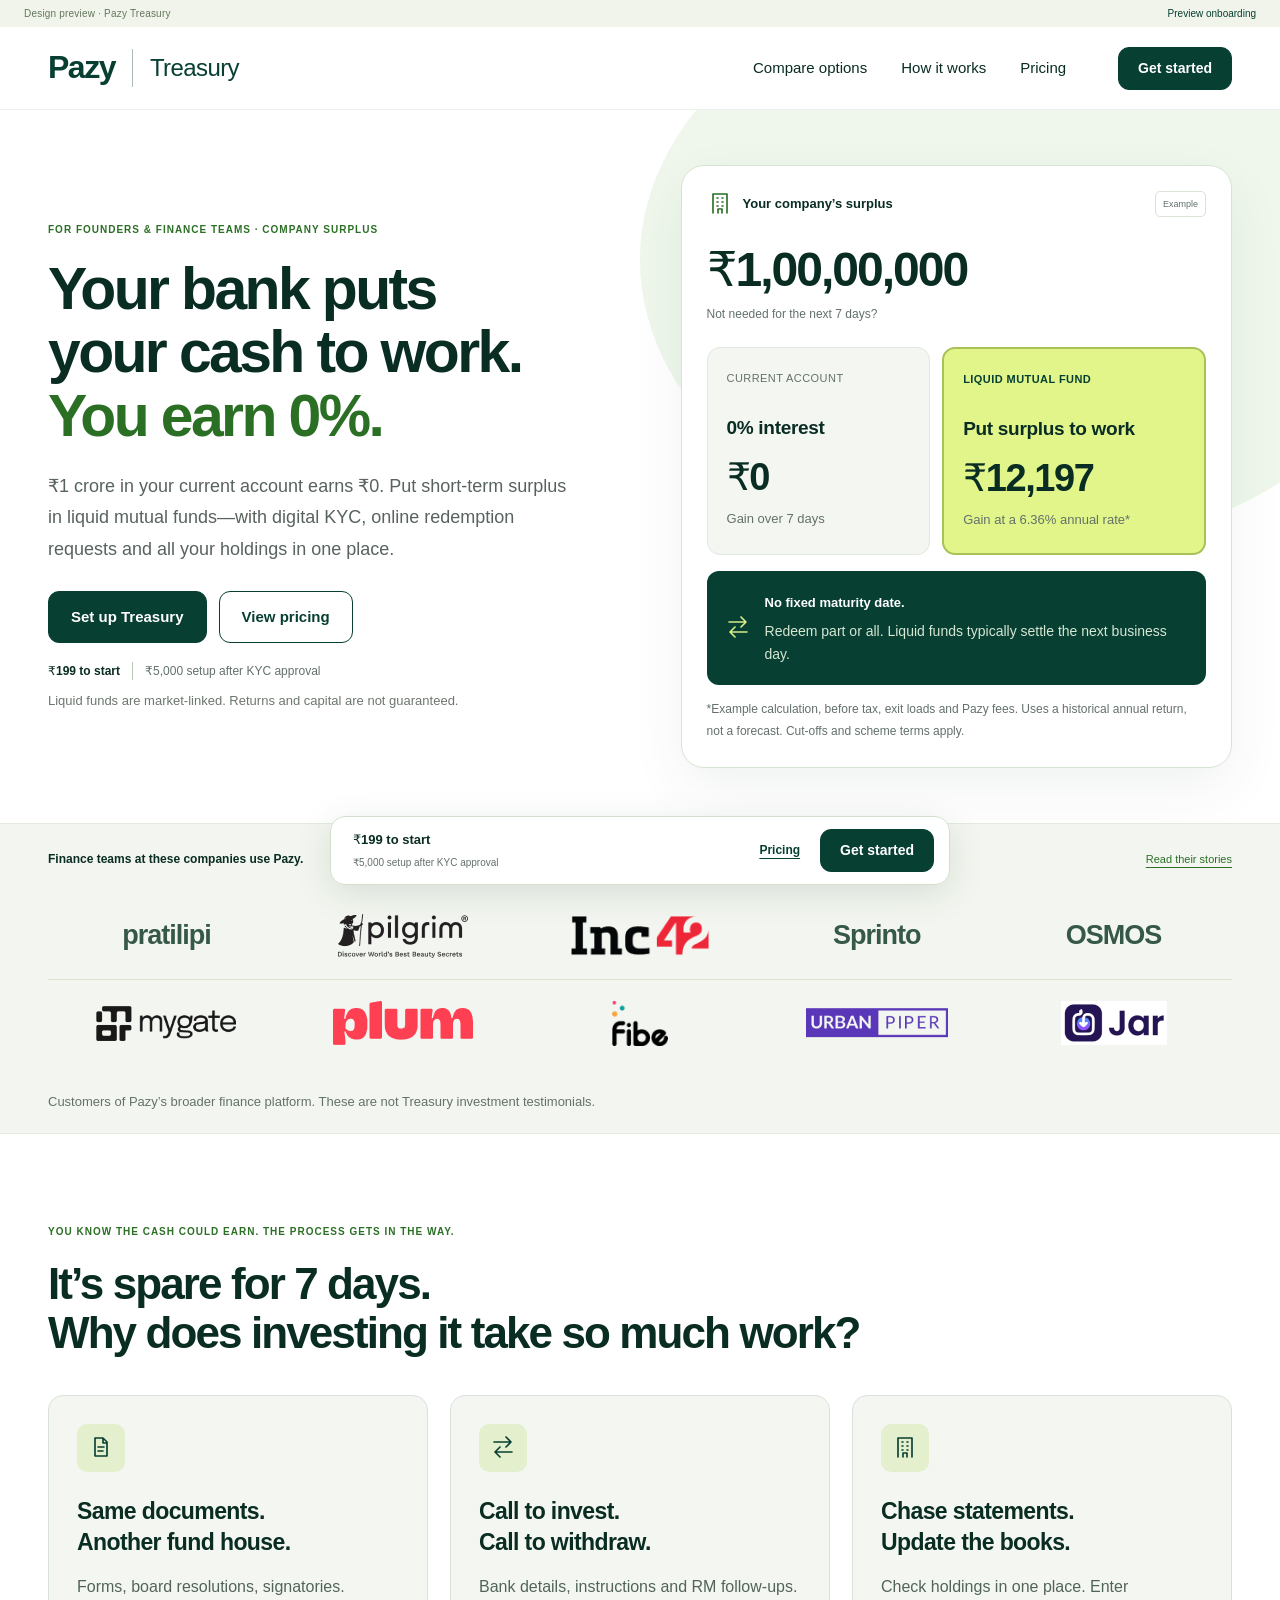
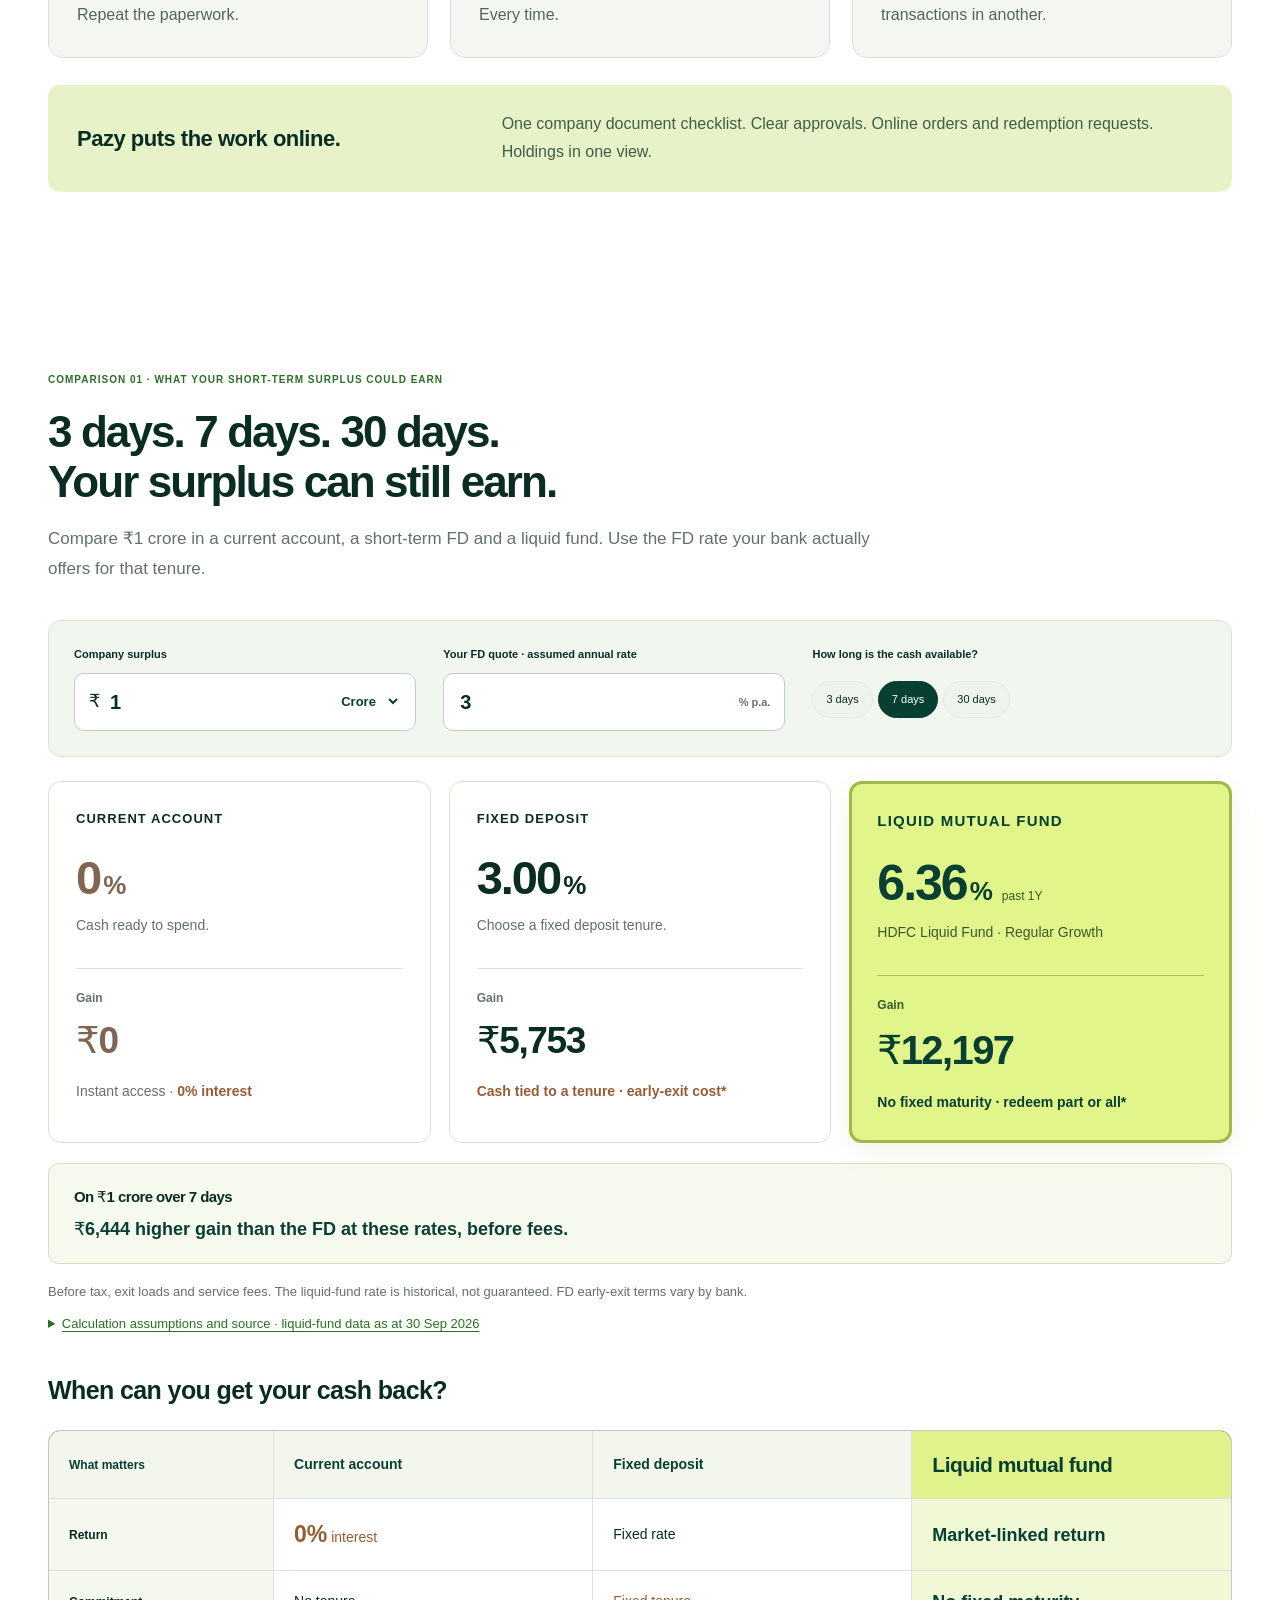
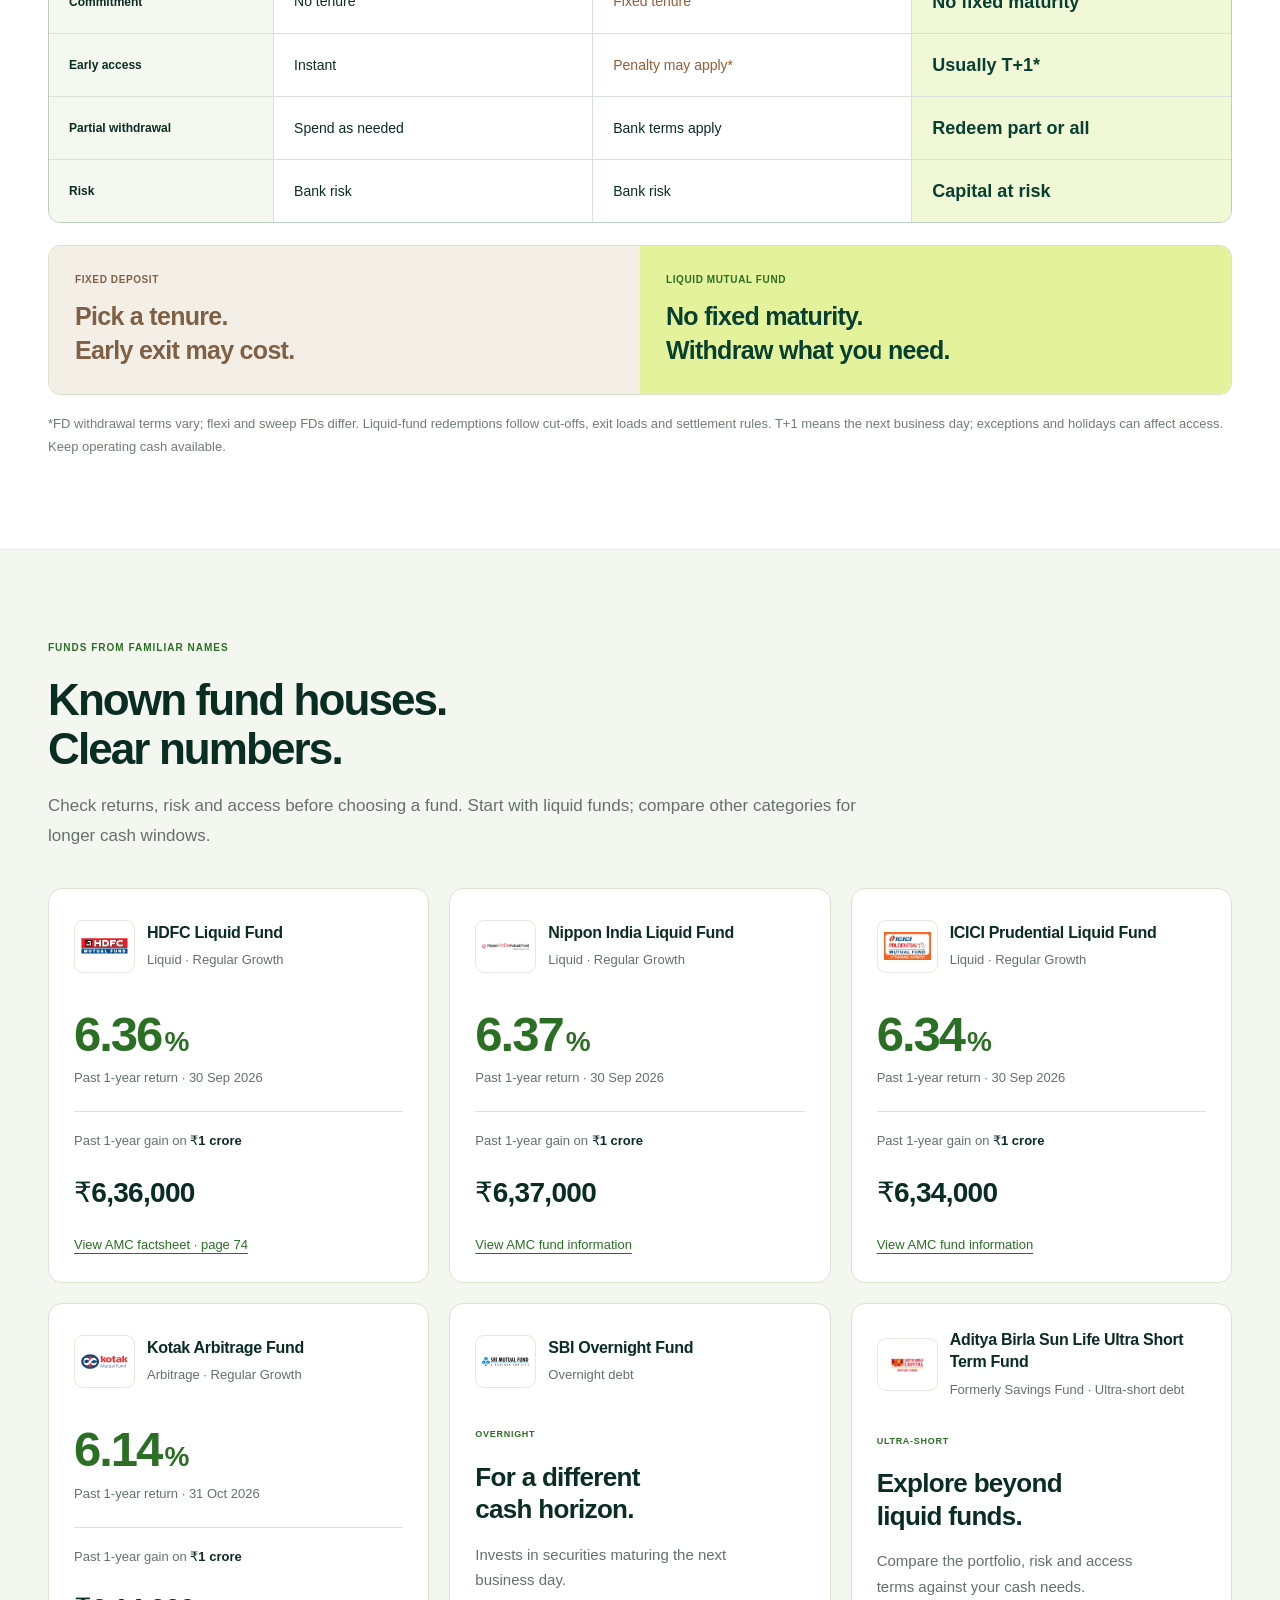
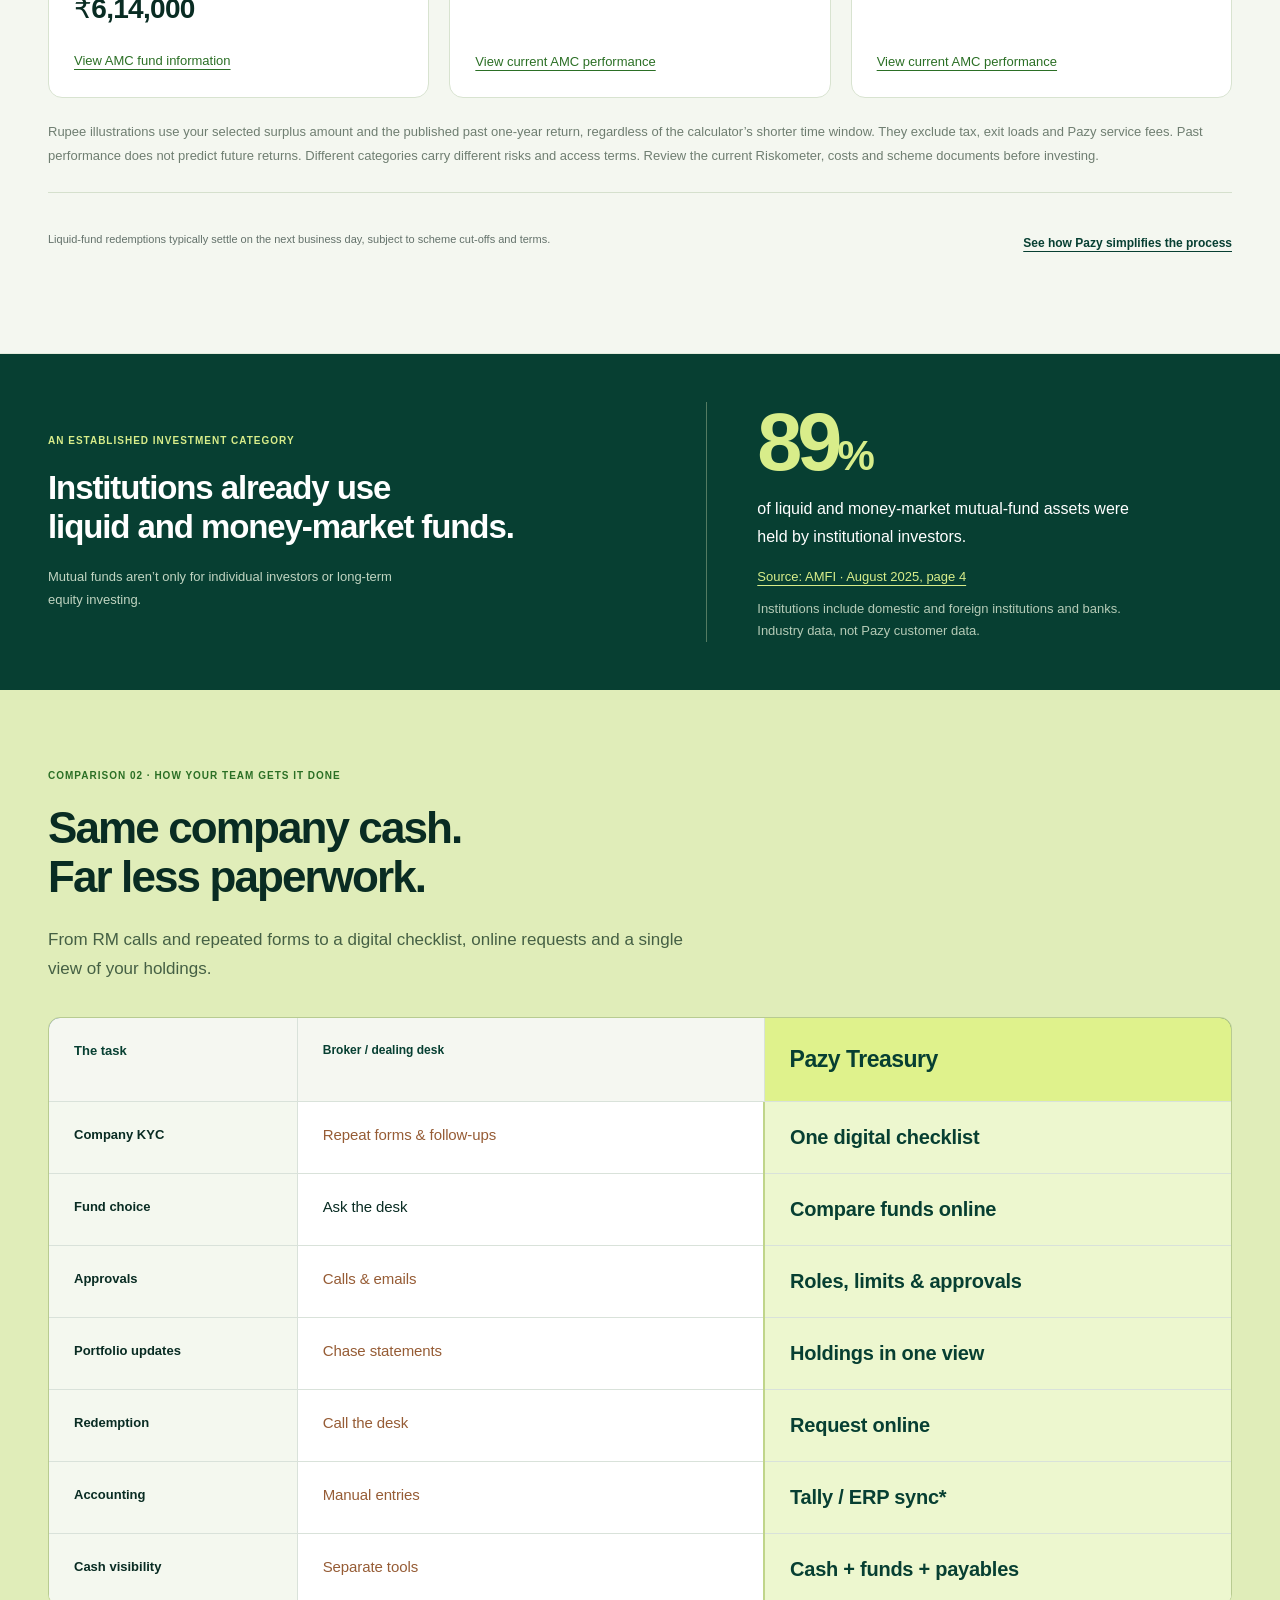
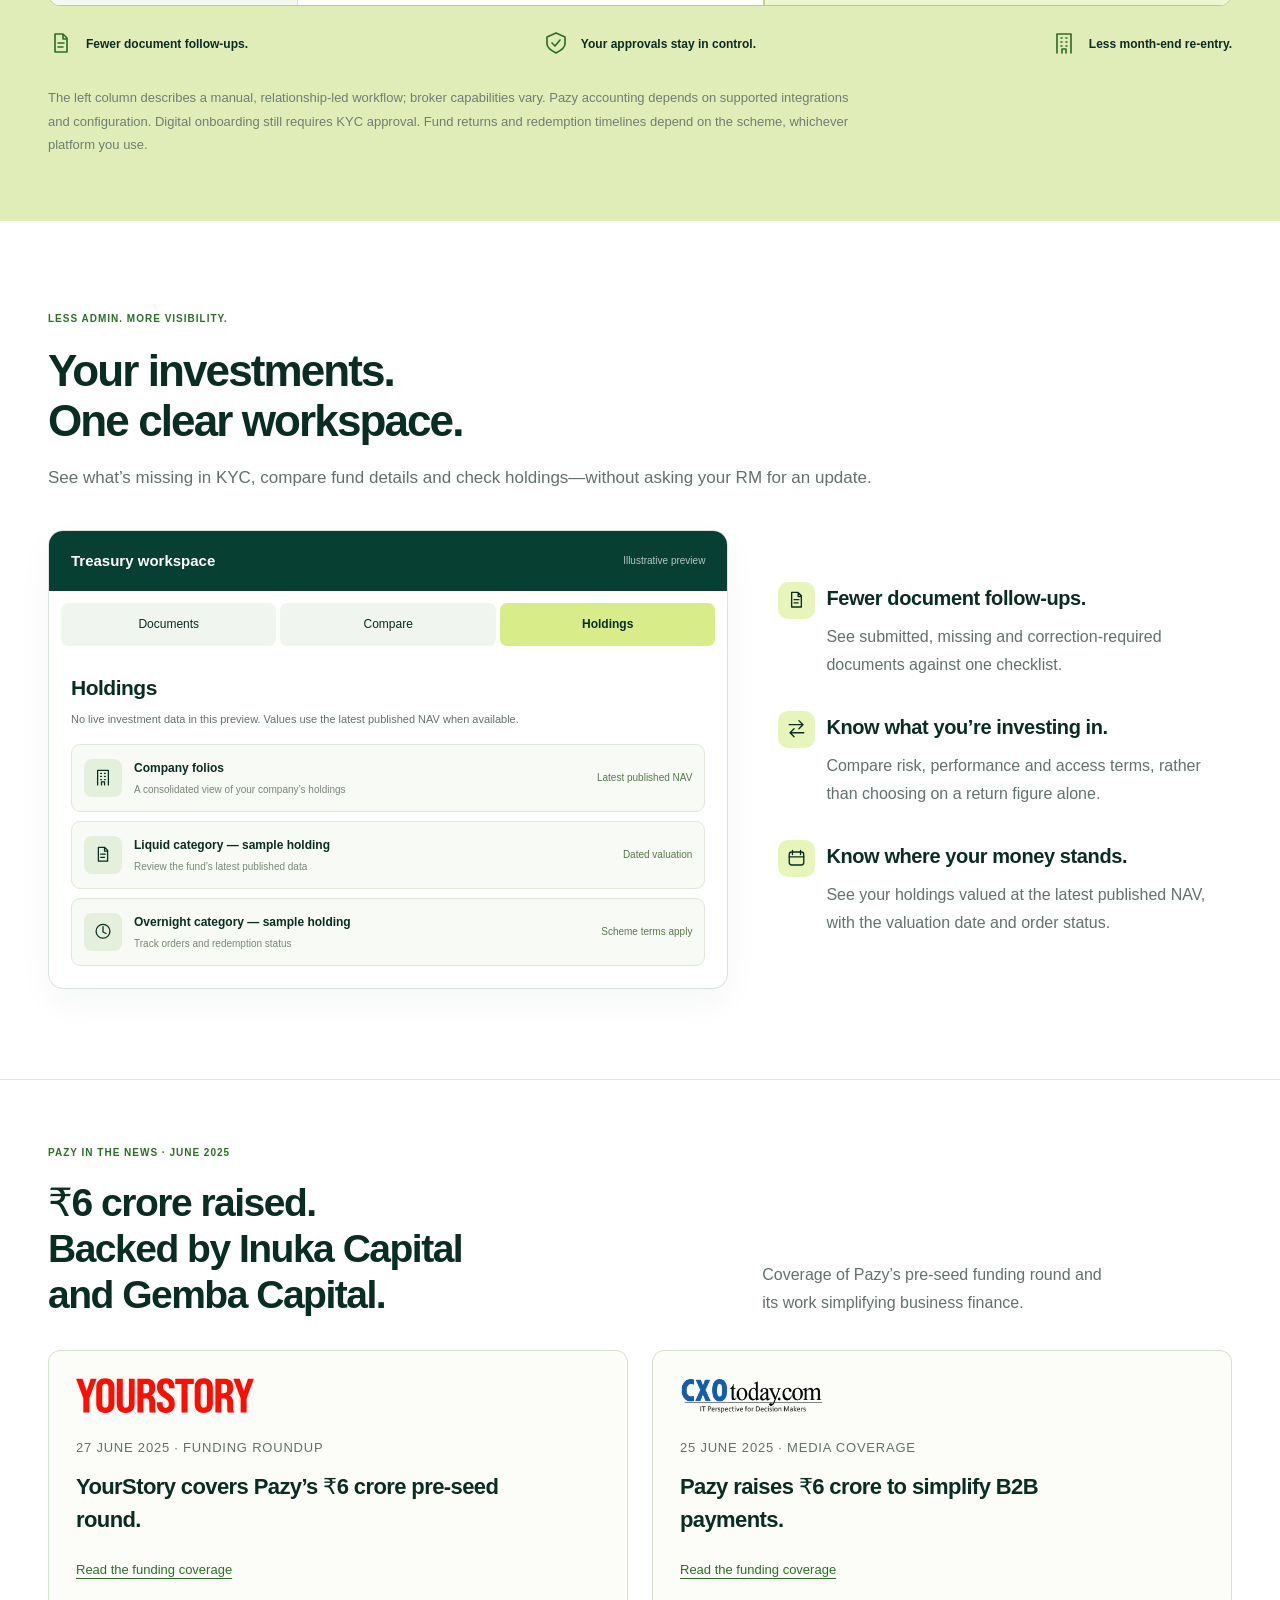
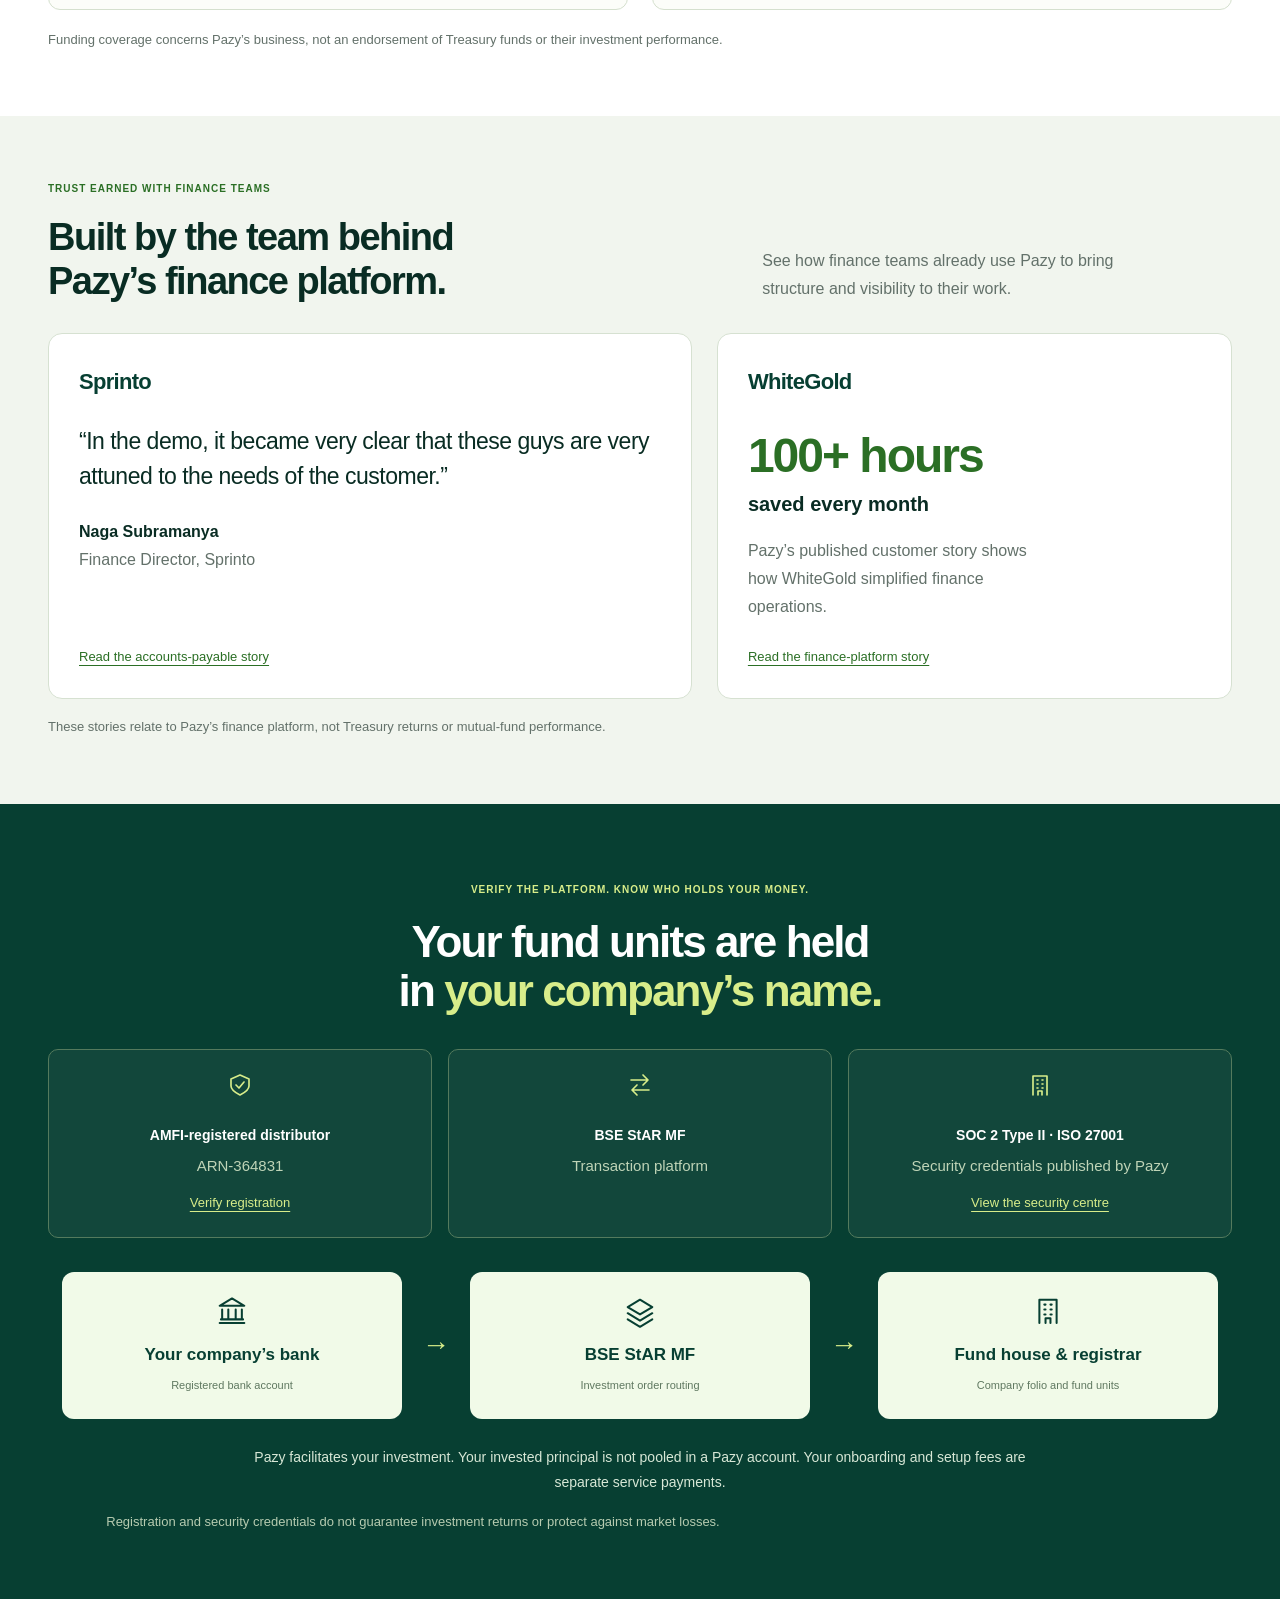
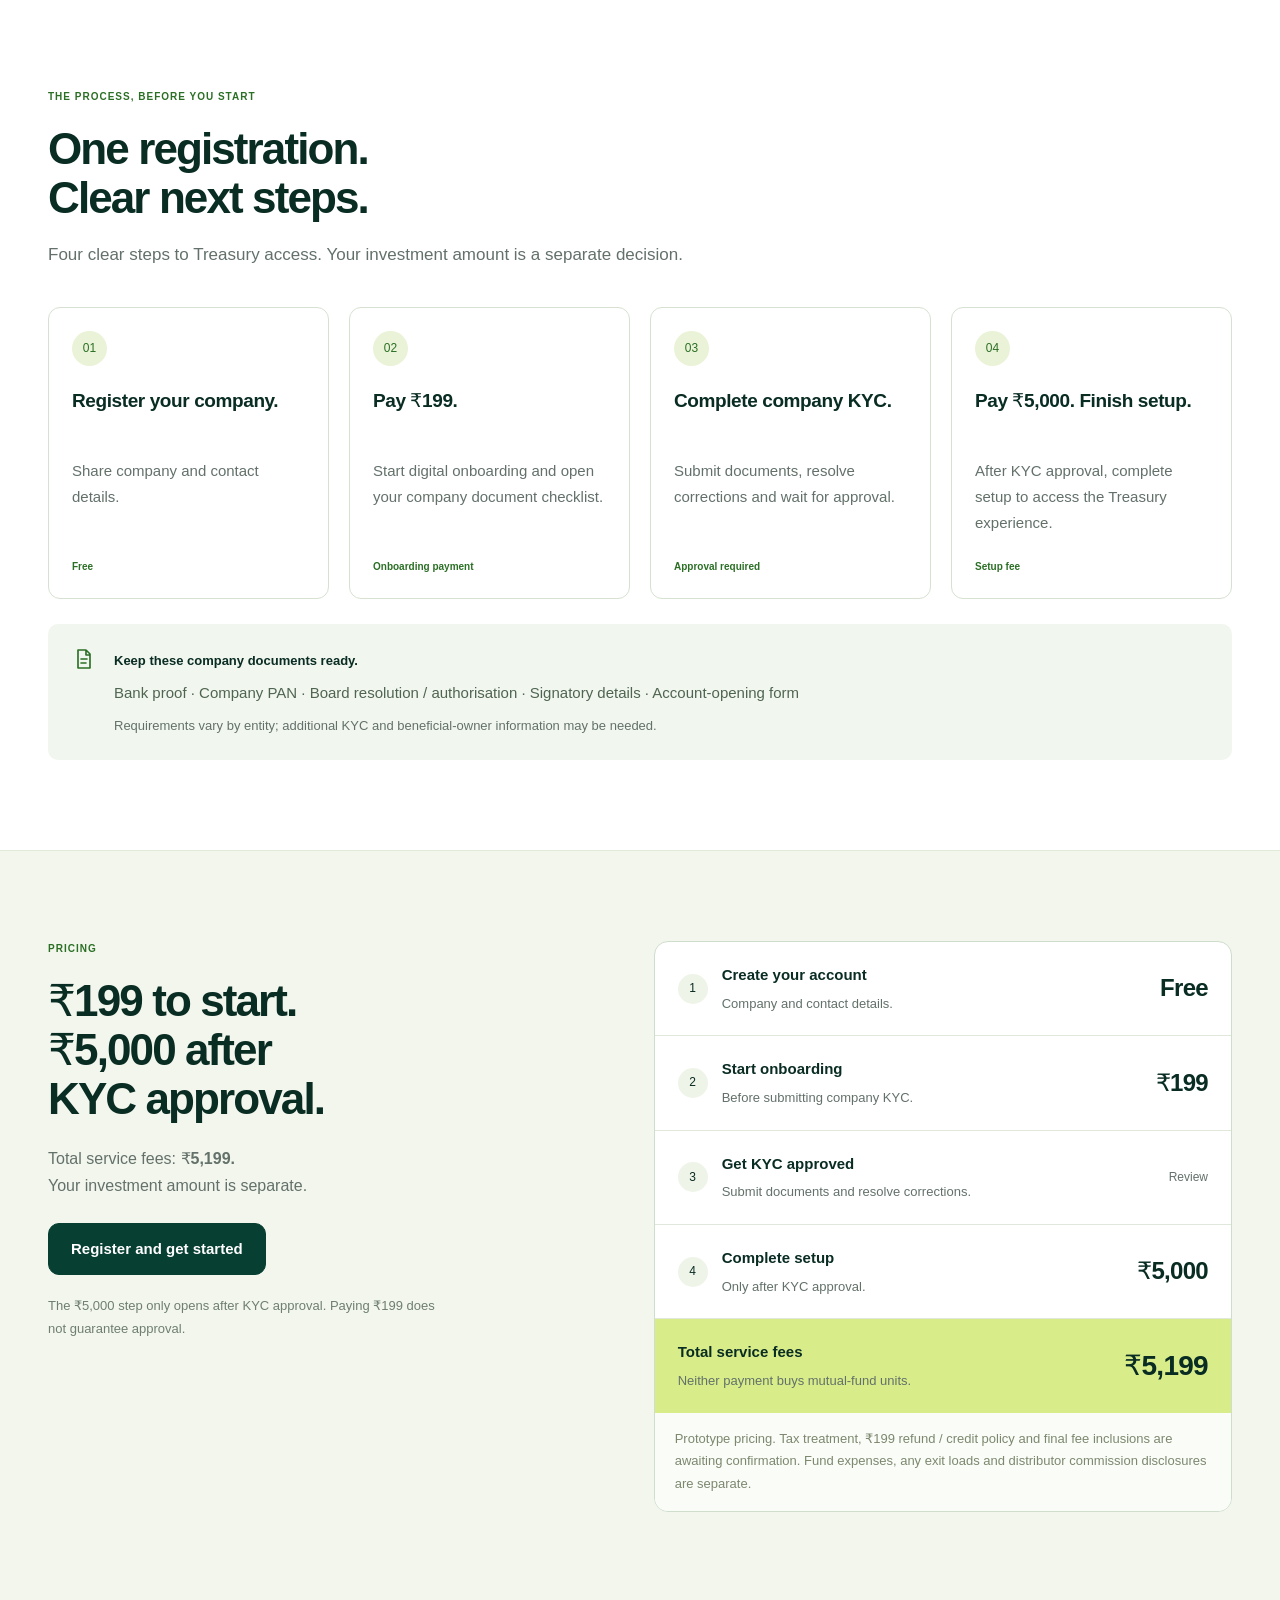
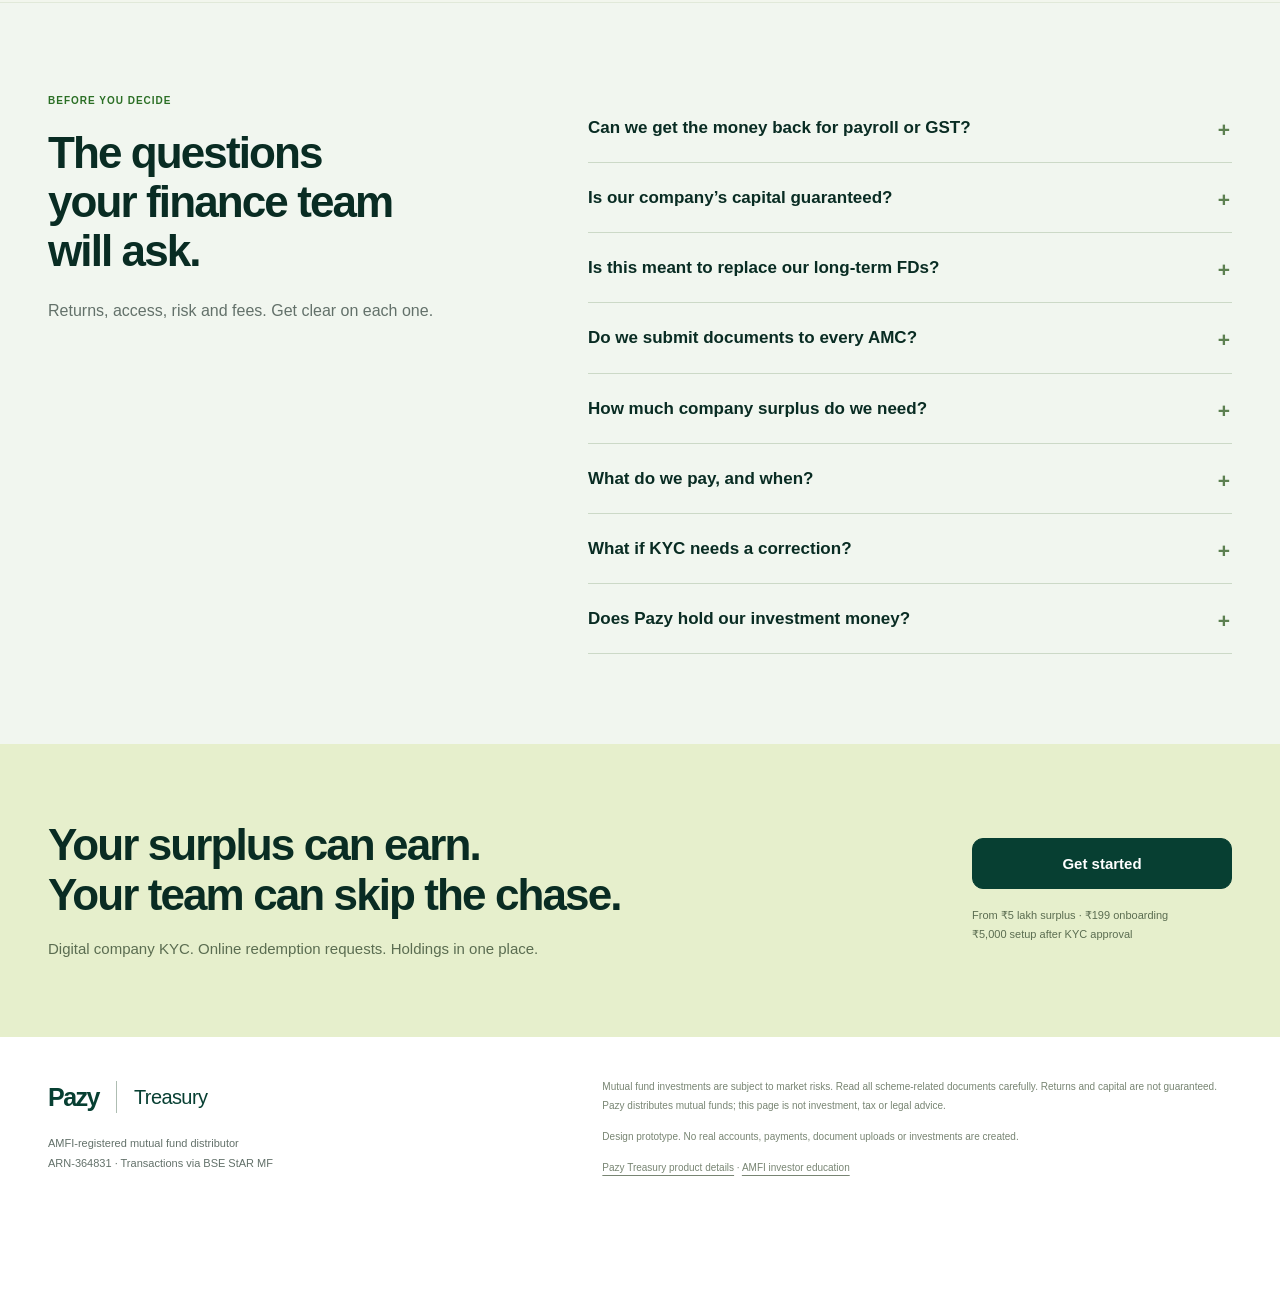
<file: problem-aware.html>
<!doctype html>
<html lang="en">
<head>
<meta charset="utf-8"><meta name="viewport" content="width=device-width,initial-scale=1,viewport-fit=cover">
<meta name="description" content="Company cash earning 0%? Invest short-term surplus in liquid mutual funds with digital company KYC, online redemption requests and one view of your holdings.">
<title>Pazy Treasury · Your company cash deserves more than 0%</title>
<link rel="stylesheet" href="problem-aware.css">
</head>
<body class="problem-page">
<div class="design-bar"><span>Design preview · Pazy Treasury</span><button data-act="journey">Preview onboarding</button></div>
<header class="header" id="header"><div class="nav wrap"><button class="wordmark" data-act="home" aria-label="Pazy Treasury home"><b>Pazy</b><span>Treasury</span></button><nav aria-label="Main navigation"><a href="#understand">Compare options</a><a href="#process">How it works</a><a href="#fees">Pricing</a></nav><button class="btn small" data-act="start">Get started</button></div></header>
<main>
<div id="landing">
<section class="hero"><div class="wrap hero-grid"><div class="hero-copy"><span class="eyebrow">FOR FOUNDERS &amp; FINANCE TEAMS · COMPANY SURPLUS</span><h1>Your bank puts<br>your cash to work.<br><em>You earn 0%.</em></h1><p>₹1 crore in your current account earns ₹0. Put short-term surplus in liquid mutual funds—with digital KYC, online redemption requests and all your holdings in one place.</p><div class="actions"><button class="btn" data-act="start">Set up Treasury</button><a class="btn outline" href="#fees">View pricing</a></div><div class="hero-fees"><b>₹199 to start</b><span>₹5,000 setup after KYC approval</span></div><p class="risk-line">Liquid funds are market-linked. Returns and capital are not guaranteed.</p></div><div class="surplus-visual problem-visual" aria-label="Example gain on 1 crore of company surplus over 7 days"><div class="visual-top"><span class="icon" data-icon="building"></span><span>Your company’s surplus</span><span class="sample-tag">Example</span></div><div class="visual-amount">₹1,00,00,000<small>Not needed for the next 7 days?</small></div><div class="option-pair"><div><span class="option-kicker">CURRENT ACCOUNT</span><h3>0% interest</h3><strong class="hero-gain">₹0</strong><p>Gain over 7 days</p></div><div class="liquid-option"><span class="option-kicker">LIQUID MUTUAL FUND</span><h3>Put surplus to work</h3><strong class="hero-gain">₹12,197</strong><p>Gain at a 6.36% annual rate*</p></div></div><div class="redeem-example"><span class="icon" data-icon="arrows"></span><div><b>No fixed maturity date.</b><p>Redeem part or all. Liquid funds typically settle the next business day.</p></div></div><p class="visual-note">*Example calculation, before tax, exit loads and Pazy fees. Uses a historical annual return, not a forecast. Cut-offs and scheme terms apply.</p></div></div></section>

<section class="customer-strip" aria-label="Pazy platform customers"><div class="wrap"><div class="customer-strip-head"><p>Finance teams at these companies use Pazy.</p><a href="https://www.pazy.io/customers" target="_blank" rel="noopener">Read their stories</a></div><div class="customer-names customer-grid"><span>pratilipi</span><span><img src="assets/customer-pilgrim.png" alt="Pilgrim" loading="lazy"></span><span><img src="assets/customer-inc42.png" alt="Inc42" loading="lazy"></span><span class="sprinto">Sprinto</span><span>OSMOS</span><span><img src="assets/customer-mygate.png" alt="Mygate" loading="lazy"></span><span><img src="assets/customer-plum.png" alt="Plum" loading="lazy"></span><span><img src="assets/customer-fibe.png" alt="Fibe" loading="lazy"></span><span><img src="assets/customer-urbanpiper.png" alt="UrbanPiper" loading="lazy"></span><span><img src="assets/customer-jar.png" alt="Jar" loading="lazy"></span></div><p class="proof-caption">Customers of Pazy’s broader finance platform. These are not Treasury investment testimonials.</p></div></section>

<section class="section problem-friction"><div class="wrap"><div class="section-head"><span class="eyebrow">YOU KNOW THE CASH COULD EARN. THE PROCESS GETS IN THE WAY.</span><h2>It’s spare for 7 days.<br>Why does investing it take so much work?</h2></div><div class="problem-pains"><article><span class="icon" data-icon="doc"></span><h3>Same documents.<br>Another fund house.</h3><p>Forms, board resolutions, signatories. Repeat the paperwork.</p></article><article><span class="icon" data-icon="arrows"></span><h3>Call to invest.<br>Call to withdraw.</h3><p>Bank details, instructions and RM follow-ups. Every time.</p></article><article><span class="icon" data-icon="building"></span><h3>Chase statements.<br>Update the books.</h3><p>Check holdings in one place. Enter transactions in another.</p></article></div><div class="problem-answer"><b>Pazy puts the work online.</b><p>One company document checklist. Clear approvals. Online orders and redemption requests. Holdings in one view.</p></div></div></section><section class="section comparison-section" id="understand"><div class="wrap">
<div class="section-head"><span class="eyebrow">COMPARISON 01 · WHAT YOUR SHORT-TERM SURPLUS COULD EARN</span><h2>3 days. 7 days. 30 days.<br>Your surplus can still earn.</h2><p>Compare ₹1 crore in a current account, a short-term FD and a liquid fund. Use the FD rate your bank actually offers for that tenure.</p></div>
<div class="earn-controls"><label class="field">Company surplus<div class="money-input"><span>₹</span><input id="earn-amount" type="number" min="0.01" max="1000" step="0.01" value="1" aria-label="Company surplus amount"><select id="earn-unit" aria-label="Company surplus unit"><option value="lakh">Lakh</option><option value="crore" selected>Crore</option></select></div></label><label class="field">Your FD quote · assumed annual rate<div class="money-input"><input id="earn-fd-rate" type="number" min="0" max="20" step="0.05" value="3" aria-label="Assumed FD annual rate"><span>% p.a.</span></div></label><div class="earn-window"><b>How long is the cash available?</b><div class="segmented"><button data-earn-days="3" aria-pressed="false">3 days</button><button data-earn-days="7" aria-pressed="true" class="selected">7 days</button><button data-earn-days="30" aria-pressed="false">30 days</button></div></div></div>
<p class="error" id="earn-error" role="status" hidden>Enter a surplus above zero and an FD rate between 0% and 20%.</p>
<div class="earn-cards" aria-label="Investment gain comparison"><article><span class="earn-type">CURRENT ACCOUNT</span><span class="earn-rate">0<span>%</span></span><p>Cash ready to spend.</p><div class="earn-value"><small>Gain</small><strong id="earn-current">₹0</strong></div><span class="earn-access">Instant access · <b class="con">0% interest</b></span></article><article><span class="earn-type">FIXED DEPOSIT</span><span class="earn-rate" id="earn-fd-display">6.00<span>%</span></span><p>Choose a fixed deposit tenure.</p><div class="earn-value"><small>Gain</small><strong id="earn-fd">₹6,00,000</strong></div><span class="earn-access con">Cash tied to a tenure · early-exit cost*</span></article><article class="earn-highlight"><span class="earn-type">LIQUID MUTUAL FUND</span><span class="earn-rate">6.36<span>%</span><i>past 1Y</i></span><p>HDFC Liquid Fund · Regular Growth</p><div class="earn-value"><small>Gain</small><strong id="earn-liquid">₹6,36,000</strong></div><span class="earn-access">No fixed maturity · redeem part or all*</span></article></div>
<div class="earn-summary" role="status" aria-live="polite"><div><b id="earn-context">On ₹1 crore over 1 year</b><p id="earn-difference">₹36,000 higher gain than the FD at these rates, before fees.</p></div></div>
<p class="calc-short-note">Before tax, exit loads and service fees. The liquid-fund rate is historical, not guaranteed. FD early-exit terms vary by bank.</p><details class="calc-details"><summary>Calculation assumptions and source · liquid-fund data as at 30 Sep 2026</summary><p>Example, not a forecast. Amount × annual rate × days ÷ 365. The FD rate is an editable assumption, not a bank offer; use the quote for your chosen tenure. The liquid-fund calculation uses HDFC Liquid Fund Regular Growth’s past 1-year return of 6.36% as at 30 Sep 2026. Extrapolating it to 3, 7 or 30 days does not show the fund’s actual return over those periods or promise a future return. Before tax, exit loads and Pazy fees. NAV returns already reflect fund expenses. <a href="https://files.hdfcfund.com/s3fs-public/2026-10/HDFC%20MF%20Factsheet%20-%20September%202026.pdf?VersionId=xjdQxQp4UEchOirw4TsCE9jEGenOREzw#page=74" target="_blank" rel="noopener">Read the AMC factsheet · page 74.</a></p></details>
<h3 class="table-title">When can you get your cash back?</h3><div class="table-wrap option-table"><table><caption class="sr-only">Current account, fixed deposit and liquid mutual fund comparison</caption><thead><tr><th>What matters</th><th>Current account</th><th>Fixed deposit</th><th>Liquid mutual fund</th></tr></thead><tbody><tr><th>Return</th><td class="con"><strong>0%</strong> interest</td><td>Fixed rate</td><td>Market-linked return</td></tr><tr><th>Commitment</th><td>No tenure</td><td class="con">Fixed tenure</td><td><strong>No fixed maturity</strong></td></tr><tr><th>Early access</th><td>Instant</td><td class="con">Penalty may apply*</td><td>Usually T+1*</td></tr><tr><th>Partial withdrawal</th><td>Spend as needed</td><td>Bank terms apply</td><td>Redeem part or all</td></tr><tr><th>Risk</th><td>Bank risk</td><td>Bank risk</td><td>Capital at risk</td></tr></tbody></table></div>
<div class="tenure-contrast"><div><span>FIXED DEPOSIT</span><b>Pick a tenure.<br>Early exit may cost.</b></div><div><span>LIQUID MUTUAL FUND</span><b>No fixed maturity.<br>Withdraw what you need.</b></div></div><p class="note">*FD withdrawal terms vary; flexi and sweep FDs differ. Liquid-fund redemptions follow cut-offs, exit loads and settlement rules. T+1 means the next business day; exceptions and holidays can affect access. Keep operating cash available.</p>
</div></section>

<section class="section fund-section" id="fund-examples"><div class="wrap"><div class="section-head"><span class="eyebrow">FUNDS FROM FAMILIAR NAMES</span><h2>Known fund houses.<br>Clear numbers.</h2><p>Check returns, risk and access before choosing a fund. Start with liquid funds; compare other categories for longer cash windows.</p></div>
<div class="fund-card-grid">
<article class="fund-card"><div class="fund-identity"><div class="fund-logo"><img src="assets/hdfc.svg" alt="HDFC Mutual Fund" loading="lazy"></div><div><h3>HDFC Liquid Fund</h3><span>Liquid · Regular Growth</span></div></div><div class="fund-return"><strong>6.36<span>%</span></strong><small>Past 1-year return · 30 Sep 2026</small></div><div class="past-gain"><span>Past 1-year gain on <b class="fund-amount-label">₹1 crore</b></span><b data-fund-rate="6.36">₹6,36,000</b></div><a href="https://files.hdfcfund.com/s3fs-public/2026-10/HDFC%20MF%20Factsheet%20-%20September%202026.pdf?VersionId=xjdQxQp4UEchOirw4TsCE9jEGenOREzw#page=74" target="_blank" rel="noopener">View AMC factsheet · page 74</a></article>
<article class="fund-card"><div class="fund-identity"><div class="fund-logo"><img src="assets/nippon.webp" alt="Nippon India Mutual Fund" loading="lazy"></div><div><h3>Nippon India Liquid Fund</h3><span>Liquid · Regular Growth</span></div></div><div class="fund-return"><strong>6.37<span>%</span></strong><small>Past 1-year return · 30 Sep 2026</small></div><div class="past-gain"><span>Past 1-year gain on <b class="fund-amount-label">₹1 crore</b></span><b data-fund-rate="6.37">₹6,37,000</b></div><a href="https://mf.nipponindiaim.com/FundsAndPerformance/Pages/NipponIndia-Liquid-Fund.aspx" target="_blank" rel="noopener">View AMC fund information</a></article>
<article class="fund-card"><div class="fund-identity"><div class="fund-logo"><img src="assets/icici.png" alt="ICICI Prudential Mutual Fund" loading="lazy"></div><div><h3>ICICI Prudential Liquid Fund</h3><span>Liquid · Regular Growth</span></div></div><div class="fund-return"><strong>6.34<span>%</span></strong><small>Past 1-year return · 30 Sep 2026</small></div><div class="past-gain"><span>Past 1-year gain on <b class="fund-amount-label">₹1 crore</b></span><b data-fund-rate="6.34">₹6,34,000</b></div><a href="https://www.icicipruamc.com/mutual-fund/debt-funds/icici-prudential-liquid-fund/13" target="_blank" rel="noopener">View AMC fund information</a></article>
<article class="fund-card"><div class="fund-identity"><div class="fund-logo"><img src="assets/kotak.svg" alt="Kotak Mutual Fund" loading="lazy"></div><div><h3>Kotak Arbitrage Fund</h3><span>Arbitrage · Regular Growth</span></div></div><div class="fund-return"><strong>6.14<span>%</span></strong><small>Past 1-year return · 31 Oct 2026</small></div><div class="past-gain"><span>Past 1-year gain on <b class="fund-amount-label">₹1 crore</b></span><b data-fund-rate="6.14">₹6,14,000</b></div><a href="https://www.kotakmf.com/mutual-funds/hybrid-funds/kotak-arbitrage-fund/reg-g" target="_blank" rel="noopener">View AMC fund information</a></article>
<article class="fund-card fund-discovery"><div class="fund-identity"><div class="fund-logo"><img src="assets/sbi.svg" alt="SBI Mutual Fund" loading="lazy"></div><div><h3>SBI Overnight Fund</h3><span>Overnight debt</span></div></div><div class="fund-category"><span>OVERNIGHT</span><h4>For a different<br>cash horizon.</h4><p>Invests in securities maturing the next business day.</p></div><a href="https://www.sbimf.com/factsheets" target="_blank" rel="noopener">View current AMC performance</a></article>
<article class="fund-card fund-discovery"><div class="fund-identity"><div class="fund-logo"><img src="assets/absl.webp" alt="Aditya Birla Capital" loading="lazy"></div><div><h3>Aditya Birla Sun Life Ultra Short Term Fund</h3><span>Formerly Savings Fund · Ultra-short debt</span></div></div><div class="fund-category"><span>ULTRA-SHORT</span><h4>Explore beyond<br>liquid funds.</h4><p>Compare the portfolio, risk and access terms against your cash needs.</p></div><a href="https://mutualfund.adityabirlacapital.com/saving-solutions/aditya-birla-sun-life-savings-fund" target="_blank" rel="noopener">View current AMC performance</a></article></div><p class="note">Rupee illustrations use your selected surplus amount and the published past one-year return, regardless of the calculator’s shorter time window. They exclude tax, exit loads and Pazy service fees. Past performance does not predict future returns. Different categories carry different risks and access terms. Review the current Riskometer, costs and scheme documents before investing.</p><div class="fund-next"><span>Liquid-fund redemptions typically settle on the next business day, subject to scheme cut-offs and terms.</span><a class="text-link" href="#digital">See how Pazy simplifies the process</a></div></div></section>
<section class="adoption-band"><div class="wrap adoption-layout"><div><span class="eyebrow">AN ESTABLISHED INVESTMENT CATEGORY</span><h2>Institutions already use<br>liquid and money-market funds.</h2><p>Mutual funds aren’t only for individual investors or long-term equity investing.</p></div><div class="adoption-stat"><strong>89<span>%</span></strong><p>of liquid and money-market mutual-fund assets were held by institutional investors.</p><a href="https://www.amfiindia.com/uploads/1_Industry_Trends_Aug_2025_aba4ae3ba6.pdf" target="_blank" rel="noopener">Source: AMFI · August 2025, page 4</a><small>Institutions include domestic and foreign institutions and banks. Industry data, not Pazy customer data.</small></div></div></section>

<section class="digital-band" id="digital"><div class="wrap"><span class="eyebrow">COMPARISON 02 · HOW YOUR TEAM GETS IT DONE</span><h2>Same company cash.<br>Far less paperwork.</h2><p class="band-intro">From RM calls and repeated forms to a digital checklist, online requests and a single view of your holdings.</p>
<div class="table-wrap workflow-table"><table><caption class="sr-only">Manual dealing-desk flow compared with Pazy Treasury</caption><thead><tr><th>The task</th><th>Broker / dealing desk</th><th>Pazy Treasury</th></tr></thead><tbody><tr><th>Company KYC</th><td class="con"><b>Repeat forms &amp; follow-ups</b></td><td><b>One digital checklist</b></td></tr><tr><th>Fund choice</th><td><b>Ask the desk</b></td><td><b>Compare funds online</b></td></tr><tr><th>Approvals</th><td class="con"><b>Calls &amp; emails</b></td><td><b>Roles, limits &amp; approvals</b></td></tr><tr><th>Portfolio updates</th><td class="con"><b>Chase statements</b></td><td><b>Holdings in one view</b></td></tr><tr><th>Redemption</th><td class="con"><b>Call the desk</b></td><td><b>Request online</b></td></tr><tr><th>Accounting</th><td class="con"><b>Manual entries</b></td><td><b>Tally / ERP sync*</b></td></tr><tr><th>Cash visibility</th><td class="con"><b>Separate tools</b></td><td><b>Cash + funds + payables</b></td></tr></tbody></table></div>
<div class="workflow-outcomes"><div><span class="icon" data-icon="doc"></span><b>Fewer document follow-ups.</b></div><div><span class="icon" data-icon="shield"></span><b>Your approvals stay in control.</b></div><div><span class="icon" data-icon="building"></span><b>Less month-end re-entry.</b></div></div><p class="note">The left column describes a manual, relationship-led workflow; broker capabilities vary. Pazy accounting depends on supported integrations and configuration. Digital onboarding still requires KYC approval. Fund returns and redemption timelines depend on the scheme, whichever platform you use.</p></div></section>

<section class="section wrap" id="workspace"><div class="section-head"><span class="eyebrow">LESS ADMIN. MORE VISIBILITY.</span><h2>Your investments.<br>One clear workspace.</h2><p>See what’s missing in KYC, compare fund details and check holdings—without asking your RM for an update.</p></div><div class="product-layout"><div class="product"><div class="product-top">Treasury workspace <span>Illustrative preview</span></div><div class="product-tabs" role="tablist" aria-label="Treasury product preview"><button data-product="documents" role="tab" id="tab-documents" aria-controls="product-panel" aria-selected="false">Documents</button><button data-product="compare" role="tab" id="tab-compare" aria-controls="product-panel" aria-selected="false">Compare</button><button data-product="holdings" role="tab" id="tab-holdings" aria-controls="product-panel" aria-selected="true" class="selected">Holdings</button></div><div id="product-panel" role="tabpanel" aria-labelledby="tab-holdings"></div></div><div class="product-benefits"><article><i class="icon" data-icon="doc"></i><h3>Fewer document follow-ups.</h3><p>See submitted, missing and correction-required documents against one checklist.</p></article><article><i class="icon" data-icon="arrows"></i><h3>Know what you’re investing in.</h3><p>Compare risk, performance and access terms, rather than choosing on a return figure alone.</p></article><article><i class="icon" data-icon="calendar"></i><h3>Know where your money stands.</h3><p>See your holdings valued at the latest published NAV, with the valuation date and order status.</p></article></div></div></section>

<section class="media-proof"><div class="wrap"><div class="media-heading"><div><span class="eyebrow">PAZY IN THE NEWS · JUNE 2025</span><h2>₹6 crore raised.<br>Backed by Inuka Capital<br>and Gemba Capital.</h2></div><p>Coverage of Pazy’s pre-seed funding round and its work simplifying business finance.</p></div><div class="media-grid"><a href="https://yourstory.com/2025/06/startup-news-and-updates-daily-roundup-june-27-2025" target="_blank" rel="noopener"><img src="assets/yourstory.svg" alt="YourStory" loading="lazy"><span class="media-date">27 JUNE 2025 · FUNDING ROUNDUP</span><h3>YourStory covers Pazy’s ₹6 crore pre-seed round.</h3><span class="media-link">Read the funding coverage</span></a><a href="https://cxotoday.com/media-coverage/pazy-raises-%E2%82%B96-crore-in-pre-seed-funding-to-simplify-b2b-payments/" target="_blank" rel="noopener"><img src="assets/cxo-logo.png" alt="CXOToday.com" loading="lazy"><span class="media-date">25 JUNE 2025 · MEDIA COVERAGE</span><h3>Pazy raises ₹6 crore to simplify B2B payments.</h3><span class="media-link">Read the funding coverage</span></a></div><p class="proof-caption">Funding coverage concerns Pazy’s business, not an endorsement of Treasury funds or their investment performance.</p></div></section>
<section class="customer-proof"><div class="wrap"><div class="customer-proof-head"><div><span class="eyebrow">TRUST EARNED WITH FINANCE TEAMS</span><h2>Built by the team behind<br>Pazy’s finance platform.</h2></div><p>See how finance teams already use Pazy to bring structure and visibility to their work.</p></div><div class="story-grid"><article class="quote-card"><span class="story-brand">Sprinto</span><blockquote>“In the demo, it became very clear that these guys are very attuned to the needs of the customer.”</blockquote><p><b>Naga Subramanya</b><br>Finance Director, Sprinto</p><a href="https://www.pazy.io/blogs/how-sprinto-gained-visibility-over-spend-and-regained-lost-time-with-pazy" target="_blank" rel="noopener">Read the accounts-payable story</a></article><article class="story-card"><span class="story-brand">WhiteGold</span><strong>100+ hours</strong><h3>saved every month</h3><p>Pazy’s published customer story shows how WhiteGold simplified finance operations.</p><a href="https://www.pazy.io/blogs/how-whitegold-saved-100-hours-every-month" target="_blank" rel="noopener">Read the finance-platform story</a></article></div><p class="proof-caption">These stories relate to Pazy’s finance platform, not Treasury returns or mutual-fund performance.</p></div></section>

<section class="ownership" id="ownership"><div class="wrap"><span class="eyebrow">VERIFY THE PLATFORM. KNOW WHO HOLDS YOUR MONEY.</span><h2>Your fund units are held<br>in <em>your company’s name.</em></h2><div class="trust-cards"><article><span class="icon" data-icon="shield"></span><b>AMFI-registered distributor</b><p>ARN-364831</p><a href="https://www.amfiindia.com/locate-your-nearest-mutual-fund-distributor-details" target="_blank" rel="noopener">Verify registration</a></article><article><span class="icon" data-icon="arrows"></span><b>BSE StAR MF</b><p>Transaction platform</p></article><article><span class="icon" data-icon="building"></span><b>SOC 2 Type II · ISO 27001</b><p>Security credentials published by Pazy</p><a href="https://trust.pazy.io" target="_blank" rel="noopener">View the security centre</a></article></div><div class="money-flow"><div><i class="icon" data-icon="bank"></i><h3>Your company’s bank</h3><p>Registered bank account</p></div><span aria-hidden="true">→</span><div><i class="icon" data-icon="layers"></i><h3>BSE StAR MF</h3><p>Investment order routing</p></div><span aria-hidden="true">→</span><div><i class="icon" data-icon="building"></i><h3>Fund house &amp; registrar</h3><p>Company folio and fund units</p></div></div><p class="ownership-copy">Pazy facilitates your investment. Your invested principal is not pooled in a Pazy account. Your onboarding and setup fees are separate service payments.</p><p class="trust-note">Registration and security credentials do not guarantee investment returns or protect against market losses.</p></div></section>

<section class="section wrap" id="process"><div class="section-head"><span class="eyebrow">THE PROCESS, BEFORE YOU START</span><h2>One registration.<br>Clear next steps.</h2><p>Four clear steps to Treasury access. Your investment amount is a separate decision.</p></div><div class="process-grid"><article><span>01</span><h3>Register your company.</h3><p>Share company and contact details.</p><b>Free</b></article><article><span>02</span><h3>Pay ₹199.</h3><p>Start digital onboarding and open your company document checklist.</p><b>Onboarding payment</b></article><article><span>03</span><h3>Complete company KYC.</h3><p>Submit documents, resolve corrections and wait for approval.</p><b>Approval required</b></article><article><span>04</span><h3>Pay ₹5,000. Finish setup.</h3><p>After KYC approval, complete setup to access the Treasury experience.</p><b>Setup fee</b></article></div><div class="document-callout"><span class="icon" data-icon="doc"></span><div><b>Keep these company documents ready.</b><p>Bank proof · Company PAN · Board resolution / authorisation · Signatory details · Account-opening form</p><small>Requirements vary by entity; additional KYC and beneficial-owner information may be needed.</small></div></div></section>

<section class="section pricing-section" id="fees"><div class="wrap fees-layout"><div><span class="eyebrow">PRICING</span><h2>₹199 to start.<br>₹5,000 after<br>KYC approval.</h2><p class="section-copy">Total service fees: <b>₹5,199.</b><br>Your investment amount is separate.</p><button class="btn" data-act="start">Register and get started</button><p class="note">The ₹5,000 step only opens after KYC approval. Paying ₹199 does not guarantee approval.</p></div><div class="fee-ledger"><div><span class="fee-number">1</span><p><b>Create your account</b><small>Company and contact details.</small></p><strong>Free</strong></div><div><span class="fee-number">2</span><p><b>Start onboarding</b><small>Before submitting company KYC.</small></p><strong>₹199</strong></div><div><span class="fee-number">3</span><p><b>Get KYC approved</b><small>Submit documents and resolve corrections.</small></p><span class="fee-status">Review</span></div><div><span class="fee-number">4</span><p><b>Complete setup</b><small>Only after KYC approval.</small></p><strong>₹5,000</strong></div><div class="fee-total"><p><b>Total service fees</b><small>Neither payment buys mutual-fund units.</small></p><strong>₹5,199</strong></div><p class="draft-policy">Prototype pricing. Tax treatment, ₹199 refund / credit policy and final fee inclusions are awaiting confirmation. Fund expenses, any exit loads and distributor commission disclosures are separate.</p></div></div></section>

<section class="section faq-section" id="questions"><div class="wrap faq-layout"><div><span class="eyebrow">BEFORE YOU DECIDE</span><h2>The questions<br>your finance team<br>will ask.</h2><p class="section-copy">Returns, access, risk and fees. Get clear on each one.</p></div><div class="faq"><details><summary>Can we get the money back for payroll or GST?</summary><p>Liquid and overnight funds typically settle on the next business day, subject to cut-offs, holidays and scheme terms. Keep cash for immediate payments in your bank. Plan redemptions ahead of payroll, tax and vendor deadlines.</p></details><details><summary>Is our company’s capital guaranteed?</summary><p>No. These are market-linked investments, not bank deposits. Credit, interest-rate and liquidity risks remain, and values can fall. Check the scheme’s Riskometer, portfolio and documents before investing.</p></details><details><summary>Is this meant to replace our long-term FDs?</summary><p>Start with short-term surplus sitting in your current account. There is no need to break an existing FD. Compare each option against your cash-flow needs, risk policy and the bank’s actual quote.</p></details><details><summary>Do we submit documents to every AMC?</summary><p>Pazy keeps your company documents and verification steps in one digital checklist. Additional company, signatory, beneficial-owner or fund-house requirements can still apply.</p></details><details><summary>How much company surplus do we need?</summary><p>This offer starts from ₹5 lakh. Use cash left after operating needs, known commitments and a contingency buffer. Scheme minimums and your company’s investment policy still apply.</p></details><details><summary>What do we pay, and when?</summary><p>Register for free. Pay ₹199 to start onboarding. Submit documents for company KYC. Once approved, pay ₹5,000 to complete setup. Total service fees: ₹5,199. Your investment amount is separate. Taxes, refund terms and final inclusions need confirmation before live checkout.</p></details><details><summary>What if KYC needs a correction?</summary><p>Your checklist shows what needs fixing so you can resubmit. The ₹5,000 setup payment stays locked until approval. Paying ₹199 does not guarantee approval; refund terms are not final in this prototype.</p></details><details><summary>Does Pazy hold our investment money?</summary><p>Pazy facilitates transactions through BSE StAR MF. Units are held in your company’s folio with the fund house and registrar. Pazy does not pool your investment principal in its own account. Service fees are separate.</p></details></div></div></section>

<section class="closing"><div class="wrap closing-inner"><div><h2>Your surplus can earn.<br>Your team can skip the chase.</h2><p>Digital company KYC. Online redemption requests. Holdings in one place.</p></div><div><button class="btn lime" data-act="start">Get started</button><p>From ₹5 lakh surplus · ₹199 onboarding<br>₹5,000 setup after KYC approval</p></div></div></section>
<footer class="footer wrap"><div class="footer-brand"><span class="wordmark"><b>Pazy</b><span>Treasury</span></span><p>AMFI-registered mutual fund distributor<br>ARN-364831 · Transactions via BSE StAR MF</p></div><div class="footer-small"><p>Mutual fund investments are subject to market risks. Read all scheme-related documents carefully. Returns and capital are not guaranteed. Pazy distributes mutual funds; this page is not investment, tax or legal advice.</p><p>Design prototype. No real accounts, payments, document uploads or investments are created.</p><a href="https://www.pazy.io/lp/treasury" target="_blank" rel="noopener">Pazy Treasury product details</a> · <a href="https://www.amfiindia.com/investor/knowledge-center-info?zoneName=AdvantagesOfInvestingInMutualFunds" target="_blank" rel="noopener">AMFI investor education</a></div></footer>
</div>
<section id="flow" hidden aria-label="Treasury onboarding"></section>
</main>
<div class="mobile-cta" id="mobile-cta"><div class="dock-copy"><b>₹199 to start</b><small>₹5,000 setup after KYC approval</small></div><div class="dock-actions"><a class="dock-pricing" href="#fees">Pricing</a><button class="btn small" data-act="start">Get started</button></div></div>
<div class="sr-only" id="announcement" aria-live="polite" role="status"></div>
<script src="problem-aware.js"></script>
</body></html>
</file>
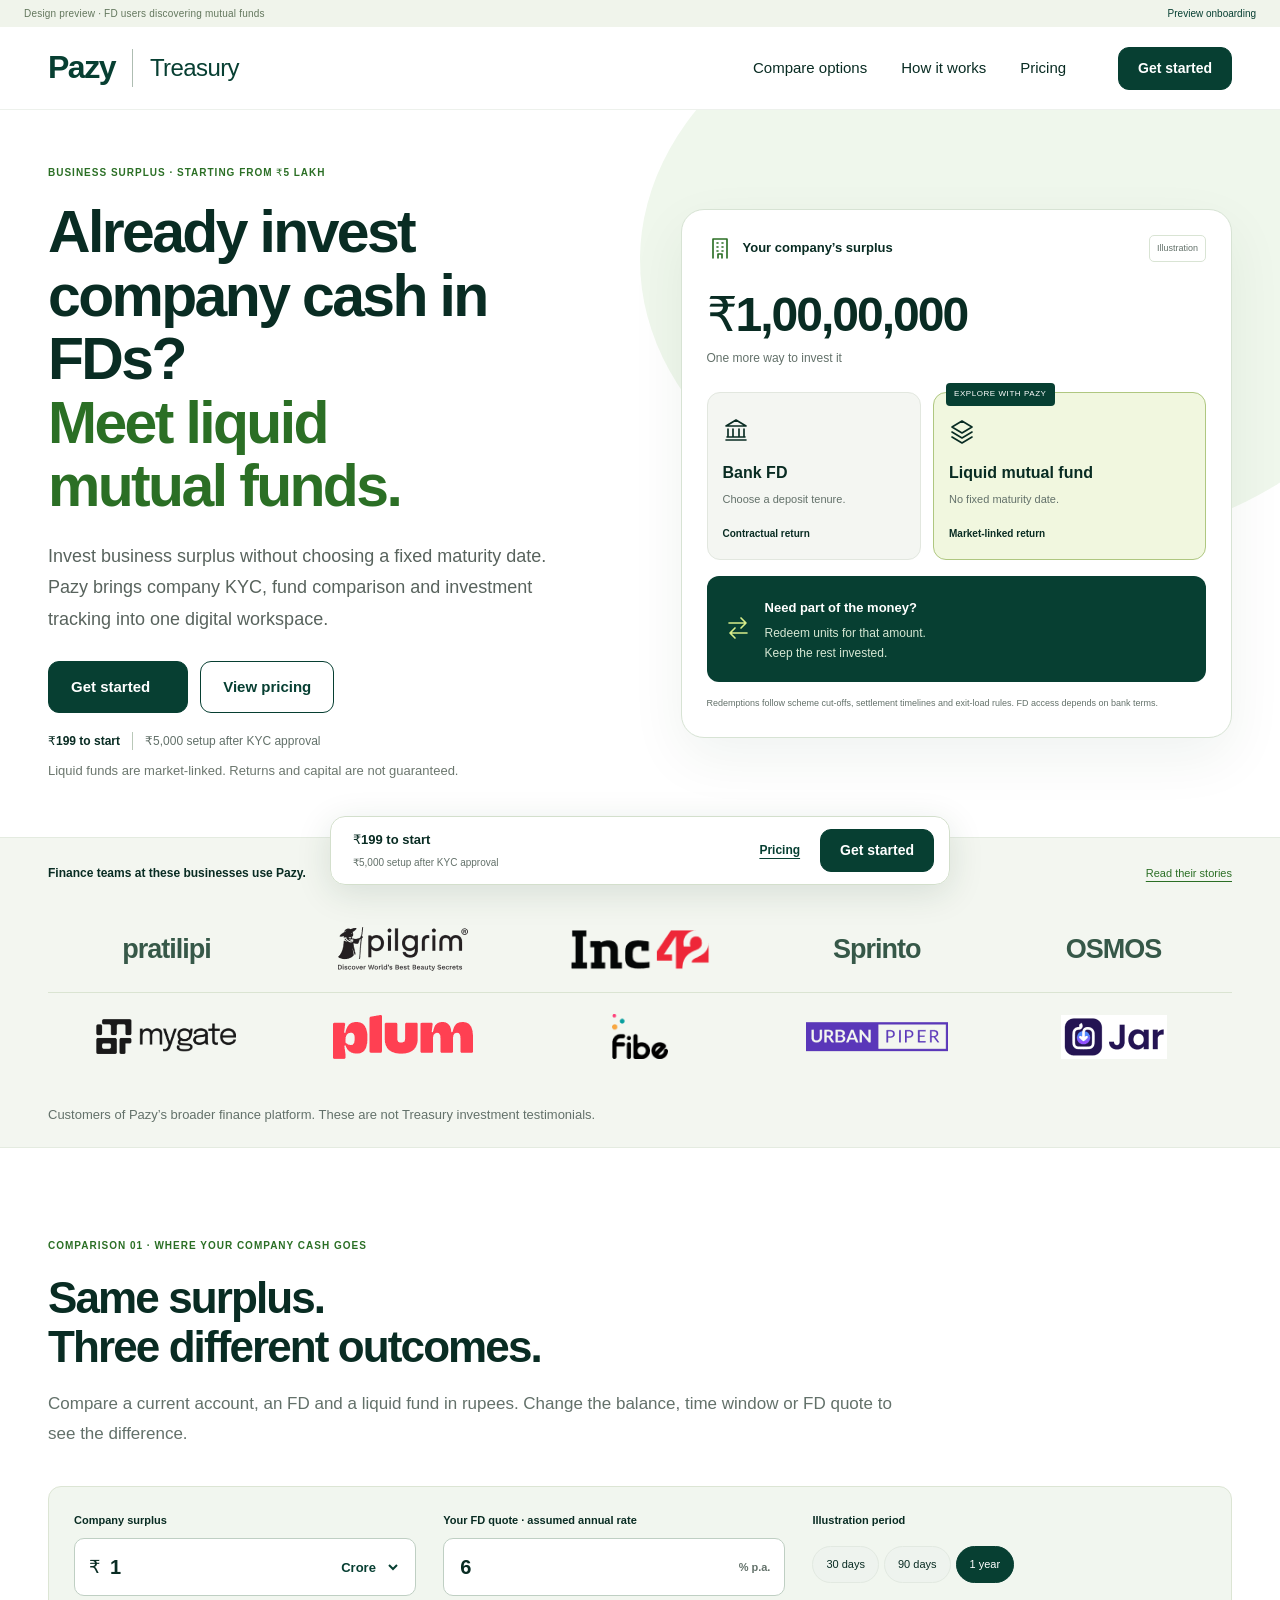
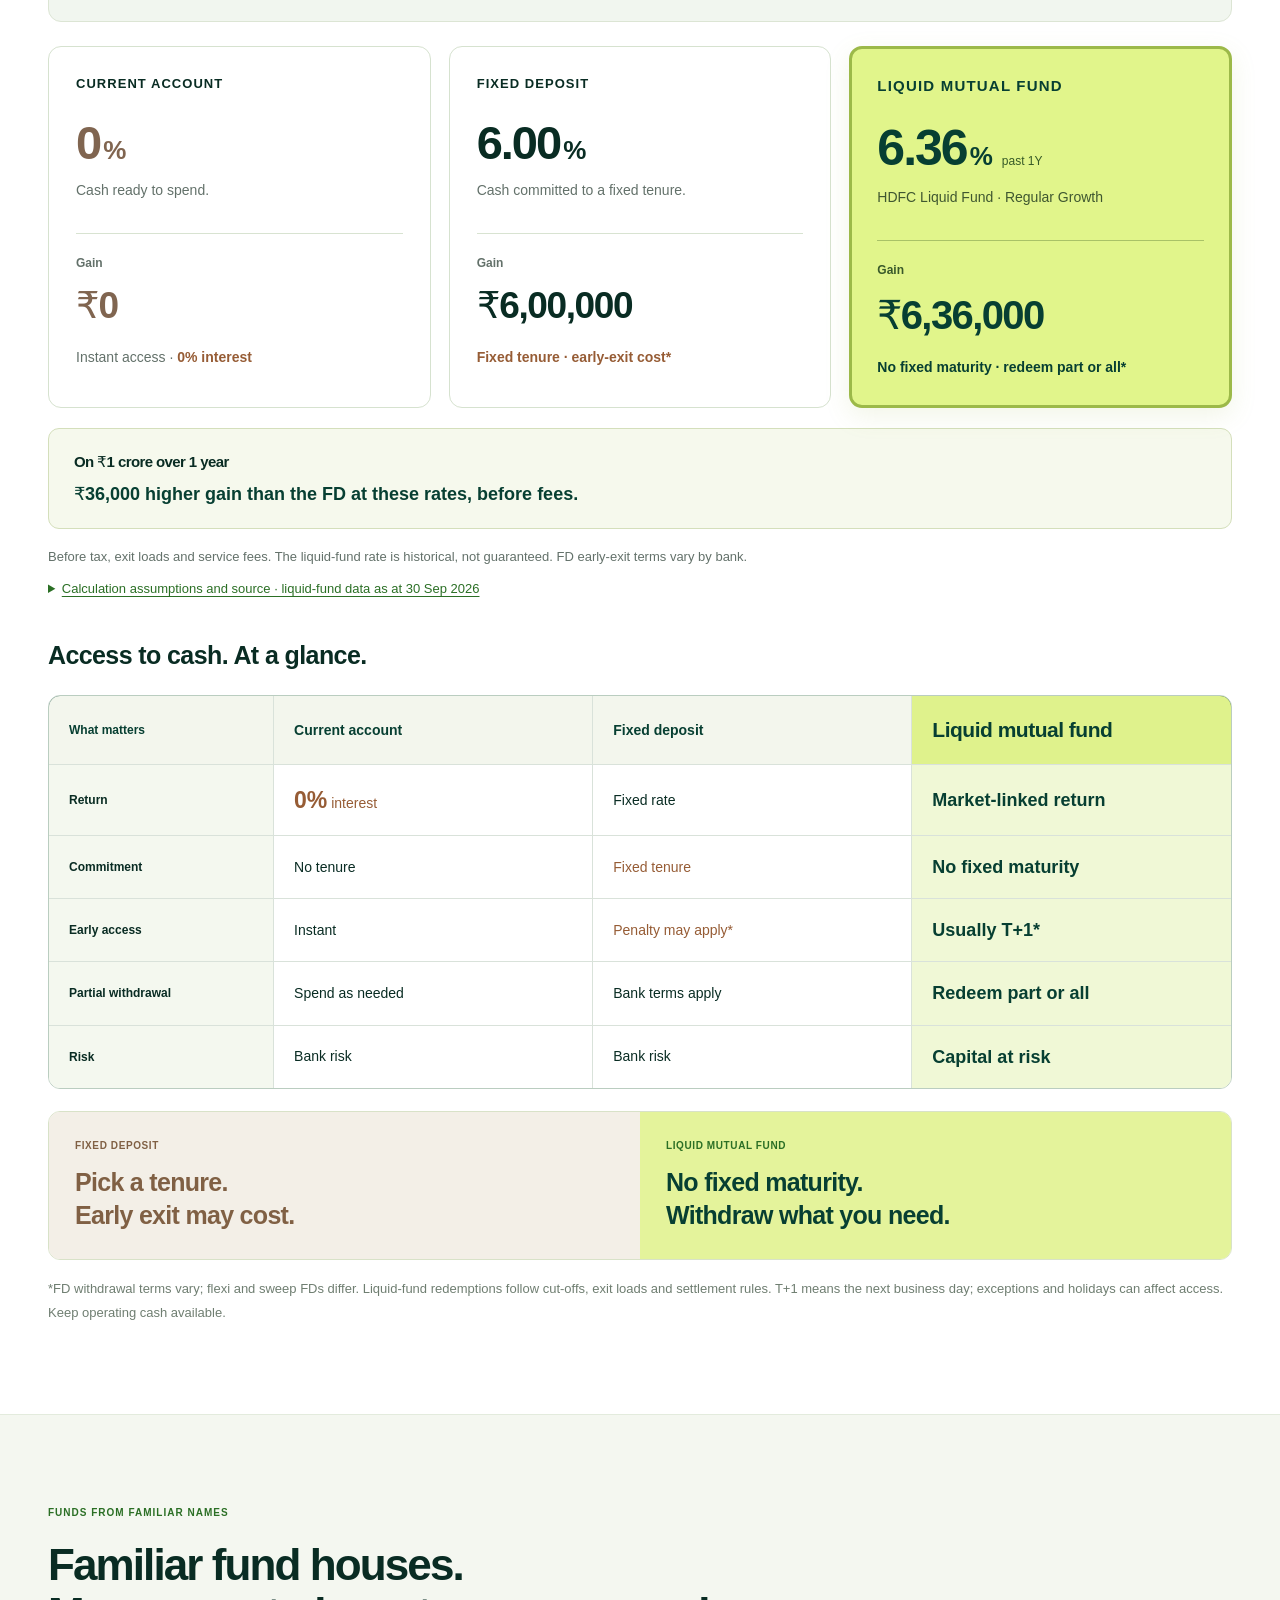
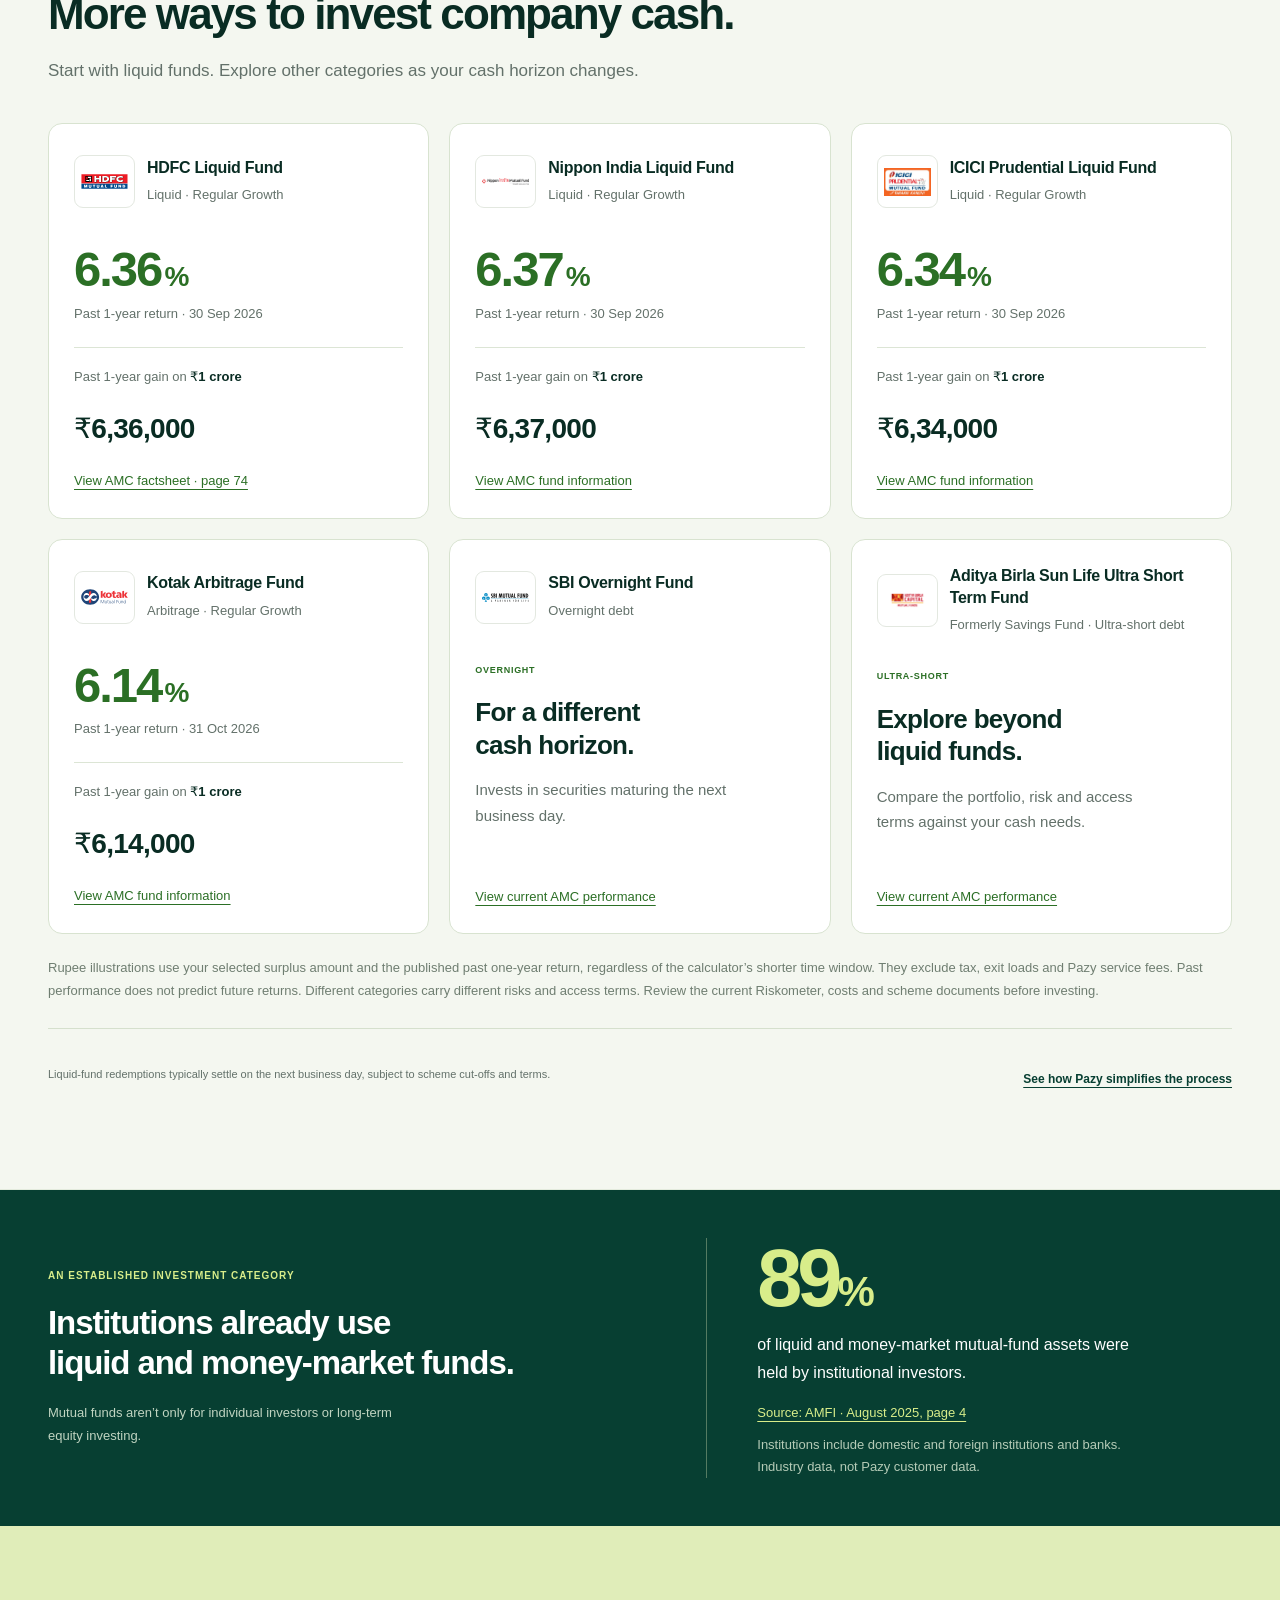
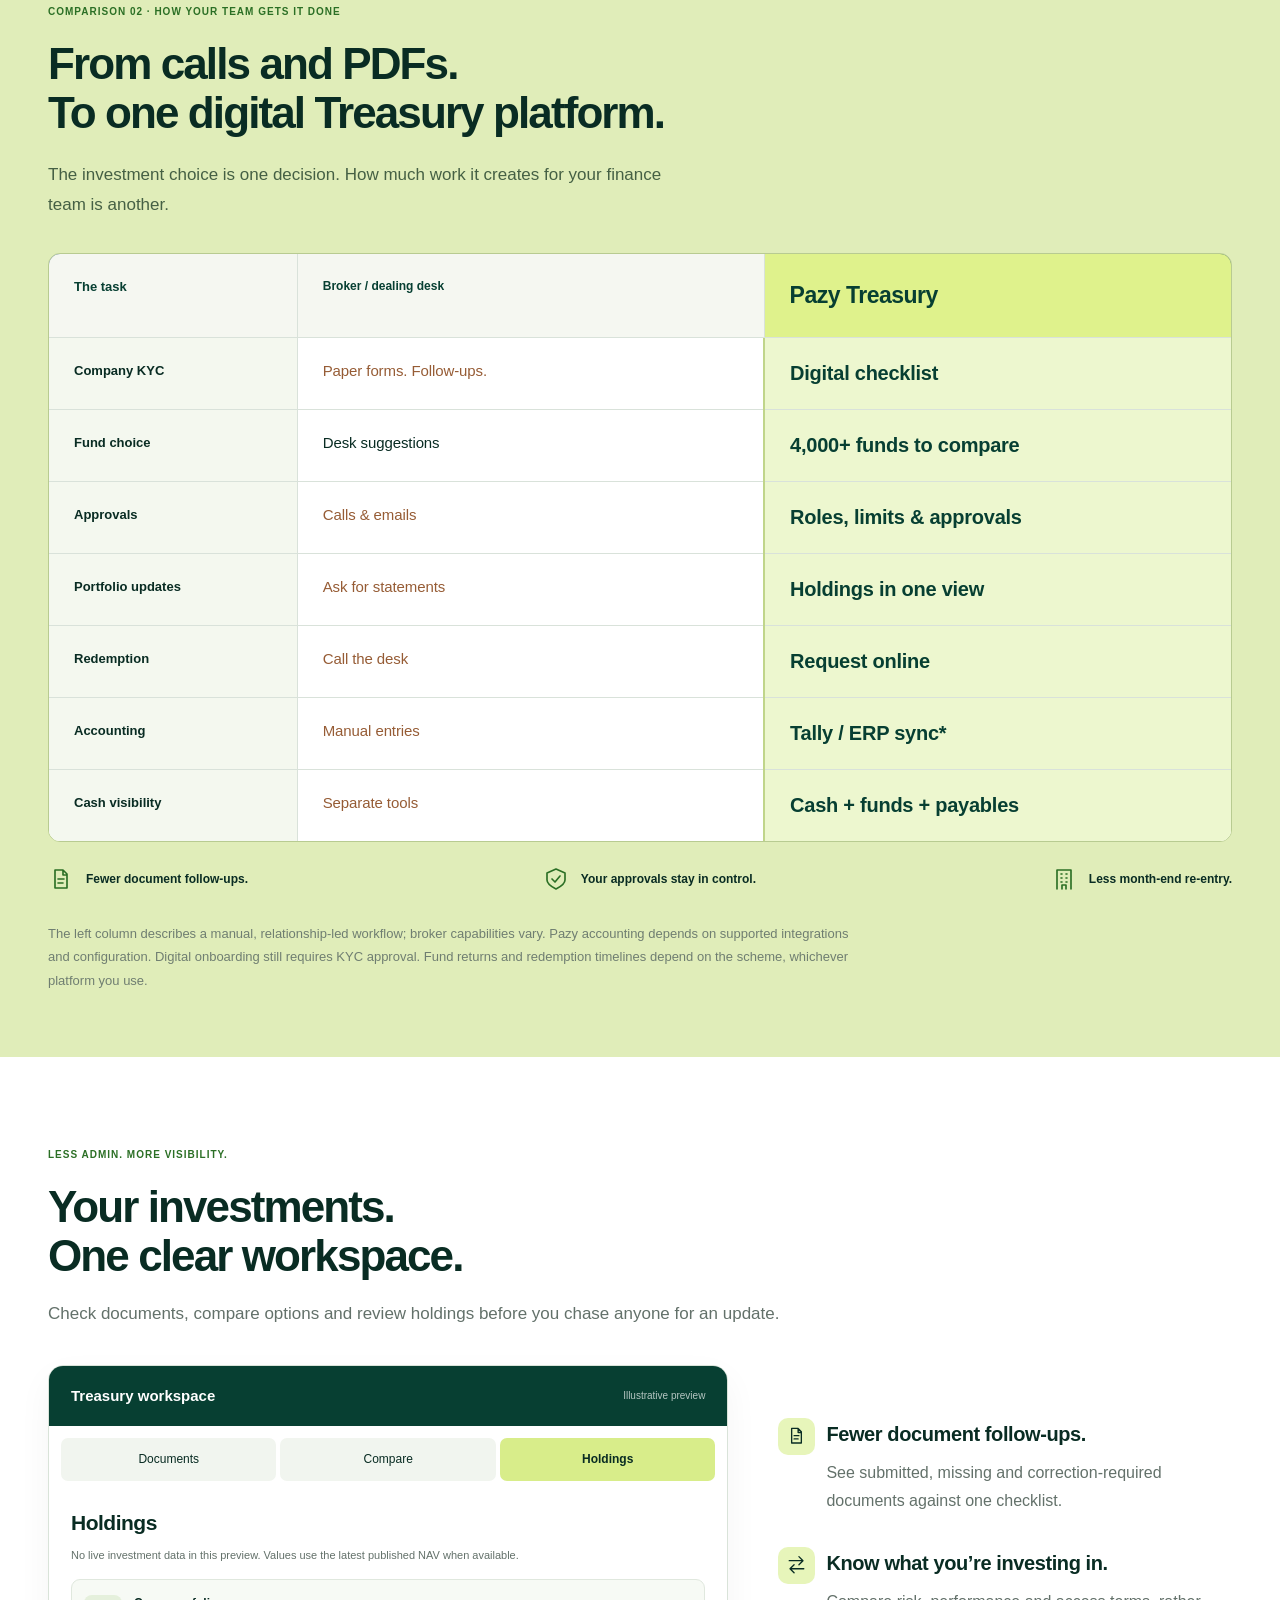
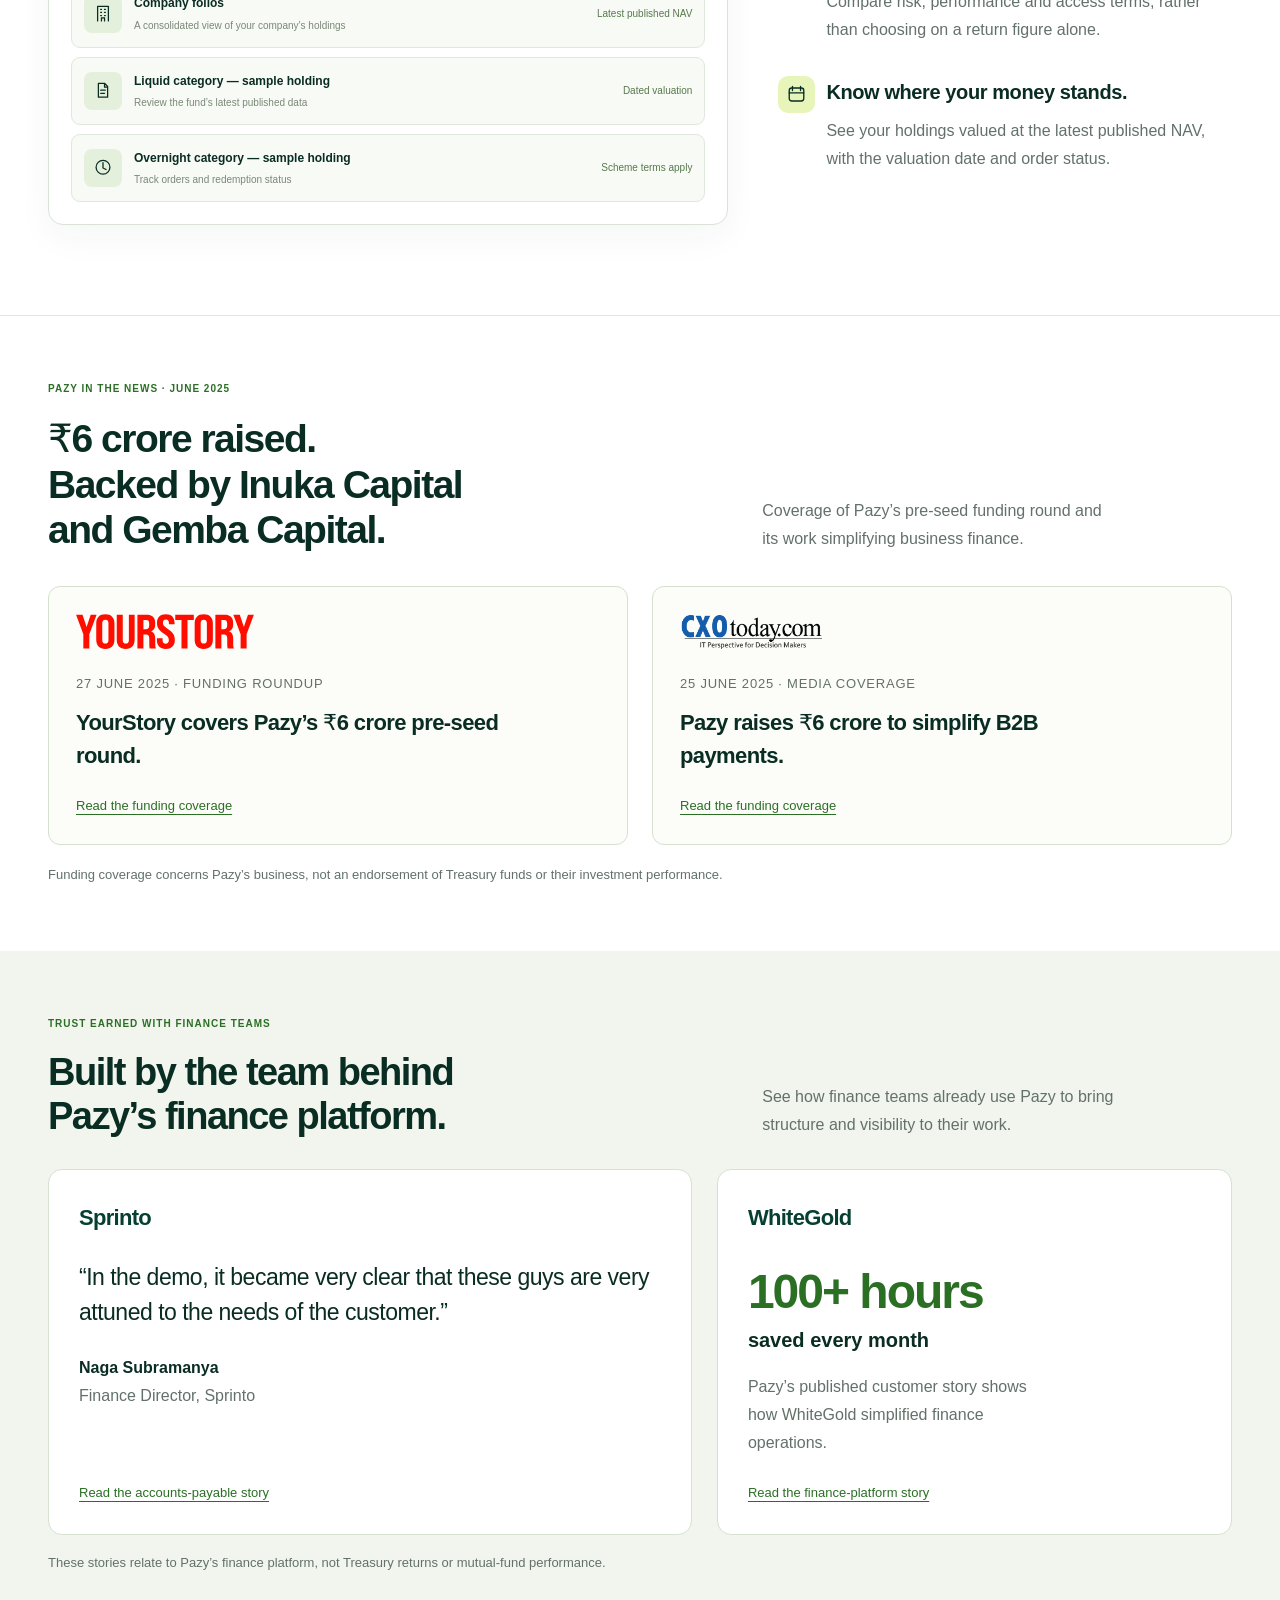
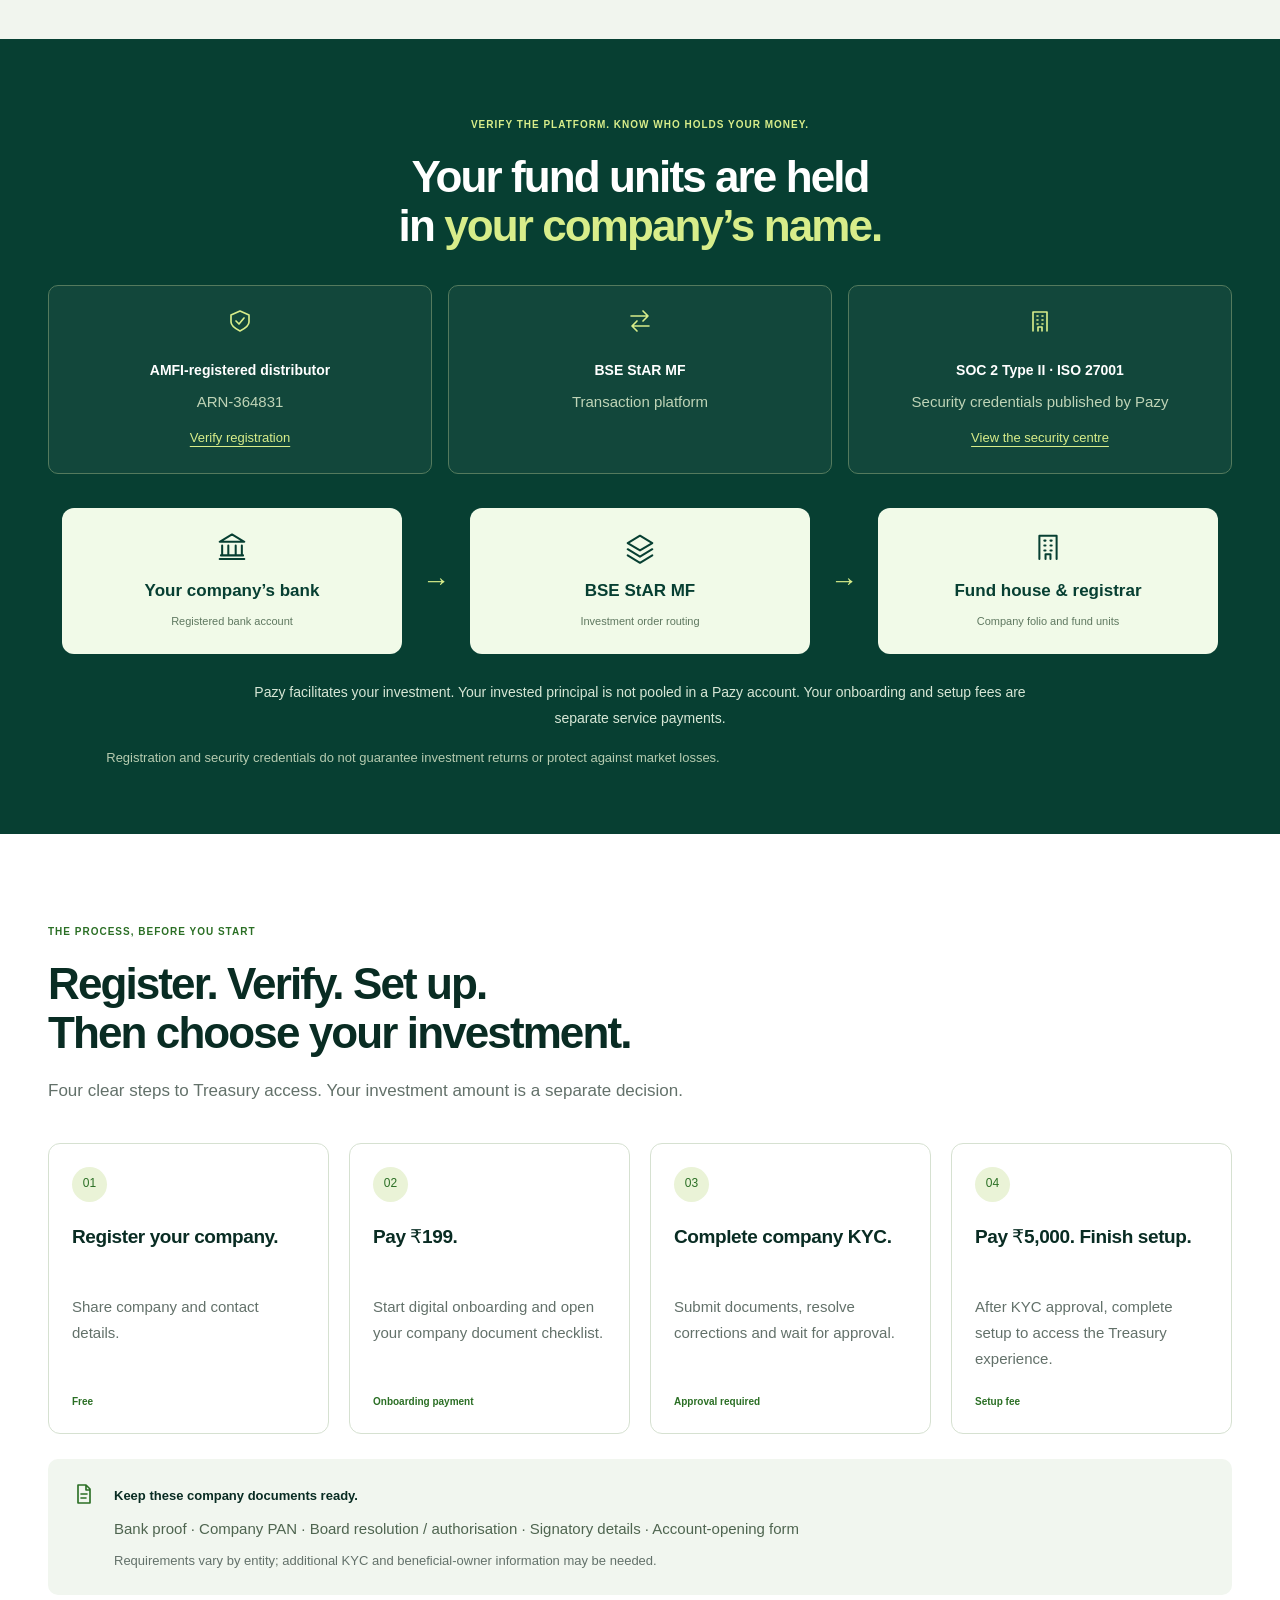
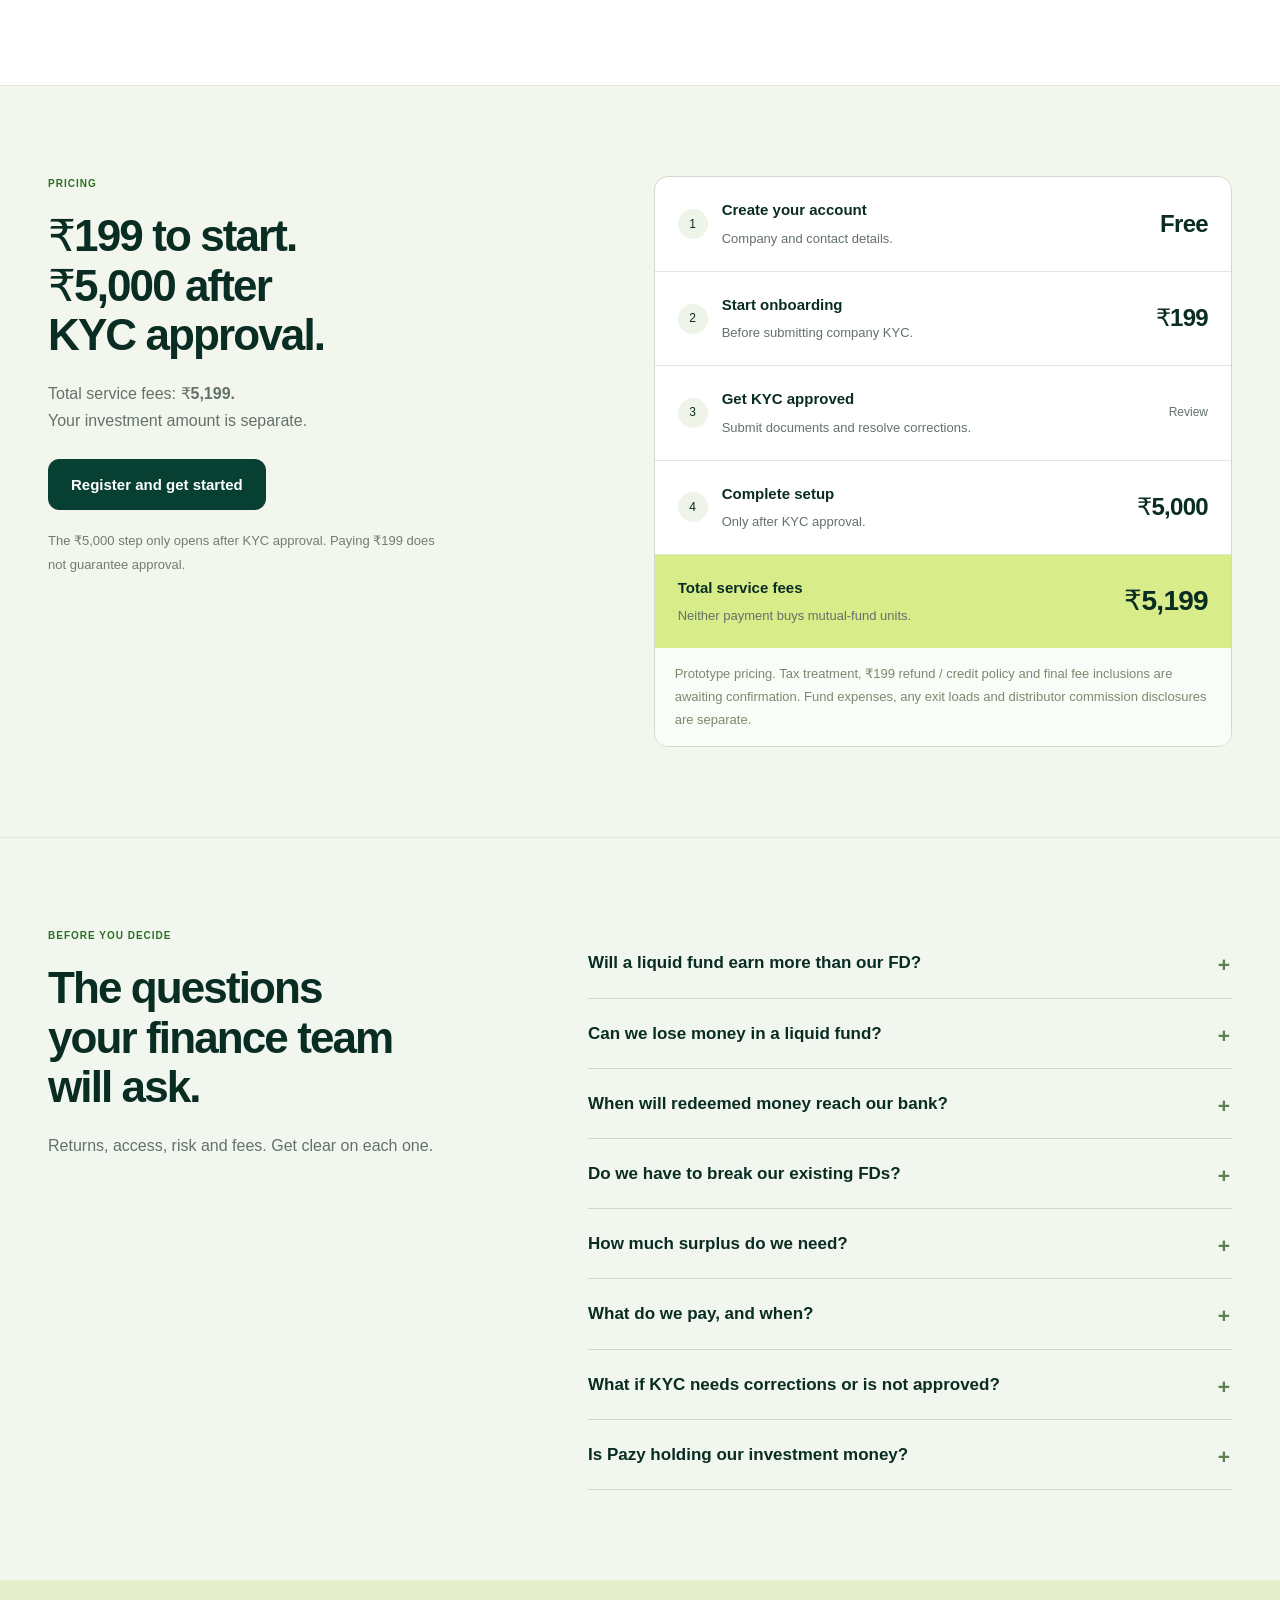
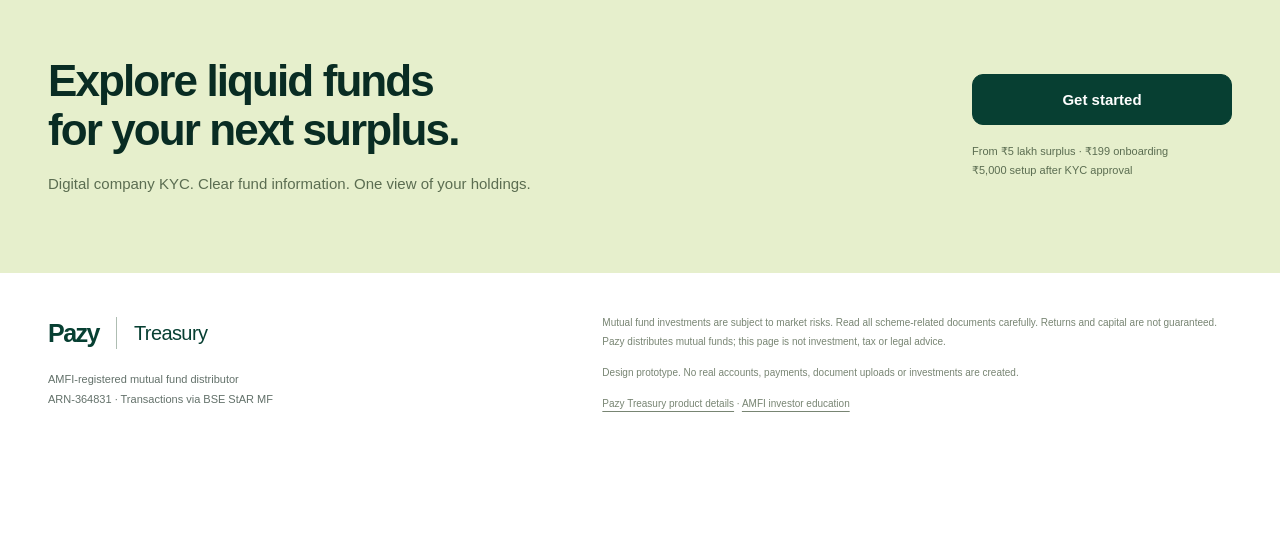
<file: v2.html>
<!doctype html>
<html lang="en">
<head>
<meta charset="utf-8"><meta name="viewport" content="width=device-width,initial-scale=1,viewport-fit=cover">
<meta name="description" content="Already invest business surplus in FDs? Explore liquid mutual funds with Pazy Treasury. Digital company KYC, fund comparison and holdings in one place. See the process and pricing.">
<title>Pazy Treasury · Liquid mutual funds for business surplus</title>
<link rel="stylesheet" href="v2.css">
</head>
<body class="unaware-v2">
<div class="design-bar"><span>Design preview · FD users discovering mutual funds</span><button data-act="journey">Preview onboarding</button></div>
<header class="header" id="header"><div class="nav wrap"><button class="wordmark" data-act="home" aria-label="Pazy Treasury home"><b>Pazy</b><span>Treasury</span></button><nav aria-label="Main navigation"><a href="#understand">Compare options</a><a href="#process">How it works</a><a href="#fees">Pricing</a></nav><button class="btn small" data-act="start">Get started</button></div></header>
<main>
<div id="landing">
<section class="hero"><div class="wrap hero-grid"><div class="hero-copy"><span class="eyebrow">BUSINESS SURPLUS · STARTING FROM ₹5 LAKH</span><h1>Already invest<br>company cash in FDs?<br><em>Meet liquid<br>mutual funds.</em></h1><p>Invest business surplus without choosing a fixed maturity date. Pazy brings company KYC, fund comparison and investment tracking into one digital workspace.</p><div class="actions"><button class="btn" data-act="start">Get started <span aria-hidden="true"></span></button><a class="btn outline" href="#fees">View pricing</a></div><div class="hero-fees"><b>₹199 to start</b><span>₹5,000 setup after KYC approval</span></div><p class="risk-line">Liquid funds are market-linked. Returns and capital are not guaranteed.</p></div><div class="surplus-visual" aria-label="Liquid mutual fund flexibility illustrated with 1 crore of business surplus"><div class="visual-top"><span class="icon" data-icon="building"></span><span>Your company’s surplus</span><span class="sample-tag">Illustration</span></div><div class="visual-amount">₹1,00,00,000<small>One more way to invest it</small></div><div class="option-pair"><div><span class="icon" data-icon="bank"></span><h3>Bank FD</h3><p>Choose a deposit tenure.</p><span class="option-label">Contractual return</span></div><div class="liquid-option"><span class="option-kicker">EXPLORE WITH PAZY</span><span class="icon" data-icon="layers"></span><h3>Liquid mutual fund</h3><p>No fixed maturity date.</p><span class="option-label">Market-linked return</span></div></div><div class="redeem-example"><span class="icon" data-icon="arrows"></span><div><b>Need part of the money?</b><p>Redeem units for that amount.<br>Keep the rest invested.</p></div></div><p class="visual-note">Redemptions follow scheme cut-offs, settlement timelines and exit-load rules. FD access depends on bank terms.</p></div></div></section>

<section class="customer-strip" aria-label="Pazy platform customers"><div class="wrap"><div class="customer-strip-head"><p>Finance teams at these businesses use Pazy.</p><a href="https://www.pazy.io/customers" target="_blank" rel="noopener">Read their stories</a></div><div class="customer-names customer-grid"><span>pratilipi</span><span><img src="assets/customer-pilgrim.png" alt="Pilgrim" loading="lazy"></span><span><img src="assets/customer-inc42.png" alt="Inc42" loading="lazy"></span><span class="sprinto">Sprinto</span><span>OSMOS</span><span><img src="assets/customer-mygate.png" alt="Mygate" loading="lazy"></span><span><img src="assets/customer-plum.png" alt="Plum" loading="lazy"></span><span><img src="assets/customer-fibe.png" alt="Fibe" loading="lazy"></span><span><img src="assets/customer-urbanpiper.png" alt="UrbanPiper" loading="lazy"></span><span><img src="assets/customer-jar.png" alt="Jar" loading="lazy"></span></div><p class="proof-caption">Customers of Pazy’s broader finance platform. These are not Treasury investment testimonials.</p></div></section>

<section class="section comparison-section" id="understand"><div class="wrap">
<div class="section-head"><span class="eyebrow">COMPARISON 01 · WHERE YOUR COMPANY CASH GOES</span><h2>Same surplus.<br>Three different outcomes.</h2><p>Compare a current account, an FD and a liquid fund in rupees. Change the balance, time window or FD quote to see the difference.</p></div>
<div class="earn-controls"><label class="field">Company surplus<div class="money-input"><span>₹</span><input id="earn-amount" type="number" min="0.01" max="1000" step="0.01" value="1" aria-label="Company surplus amount"><select id="earn-unit" aria-label="Company surplus unit"><option value="lakh">Lakh</option><option value="crore" selected>Crore</option></select></div></label><label class="field">Your FD quote · assumed annual rate<div class="money-input"><input id="earn-fd-rate" type="number" min="0" max="20" step="0.05" value="6" aria-label="Assumed FD annual rate"><span>% p.a.</span></div></label><div class="earn-window"><b>Illustration period</b><div class="segmented"><button data-earn-days="30" aria-pressed="false">30 days</button><button data-earn-days="90" aria-pressed="false">90 days</button><button data-earn-days="365" aria-pressed="true" class="selected">1 year</button></div></div></div>
<p class="error" id="earn-error" role="status" hidden>Enter a surplus above zero and an FD rate between 0% and 20%.</p>
<div class="earn-cards" aria-label="Investment gain comparison"><article><span class="earn-type">CURRENT ACCOUNT</span><span class="earn-rate">0<span>%</span></span><p>Cash ready to spend.</p><div class="earn-value"><small>Gain</small><strong id="earn-current">₹0</strong></div><span class="earn-access">Instant access · <b class="con">0% interest</b></span></article><article><span class="earn-type">FIXED DEPOSIT</span><span class="earn-rate" id="earn-fd-display">6.00<span>%</span></span><p>Cash committed to a fixed tenure.</p><div class="earn-value"><small>Gain</small><strong id="earn-fd">₹6,00,000</strong></div><span class="earn-access con">Fixed tenure · early-exit cost*</span></article><article class="earn-highlight"><span class="earn-type">LIQUID MUTUAL FUND</span><span class="earn-rate">6.36<span>%</span><i>past 1Y</i></span><p>HDFC Liquid Fund · Regular Growth</p><div class="earn-value"><small>Gain</small><strong id="earn-liquid">₹6,36,000</strong></div><span class="earn-access">No fixed maturity · redeem part or all*</span></article></div>
<div class="earn-summary" role="status" aria-live="polite"><div><b id="earn-context">On ₹1 crore over 1 year</b><p id="earn-difference">₹36,000 higher gain than the FD at these rates, before fees.</p></div></div>
<p class="calc-short-note">Before tax, exit loads and service fees. The liquid-fund rate is historical, not guaranteed. FD early-exit terms vary by bank.</p><details class="calc-details"><summary>Calculation assumptions and source · liquid-fund data as at 30 Sep 2026</summary><p>Illustration, not a forecast. Simple-interest calculation: amount × annual rate × days ÷ 365. FD rate is your input, not a current bank offer; actual tenure, compounding and early-exit terms vary. The liquid illustration uses HDFC Liquid Fund Regular Growth’s <a href="https://files.hdfcfund.com/s3fs-public/2026-10/HDFC%20MF%20Factsheet%20-%20September%202026.pdf?VersionId=xjdQxQp4UEchOirw4TsCE9jEGenOREzw#page=74" target="_blank" rel="noopener">past 1-year return of 6.36% as at 30 Sep 2026</a>. Short-period figures extrapolate that annual rate; they are not actual 30/90-day returns. Figures exclude tax, exit loads and Pazy fees. NAV returns already reflect fund expenses.</p></details>
<h3 class="table-title">Access to cash. At a glance.</h3><div class="table-wrap option-table"><table><caption class="sr-only">Current account, fixed deposit and liquid mutual fund comparison</caption><thead><tr><th>What matters</th><th>Current account</th><th>Fixed deposit</th><th>Liquid mutual fund</th></tr></thead><tbody><tr><th>Return</th><td class="con"><strong>0%</strong> interest</td><td>Fixed rate</td><td>Market-linked return</td></tr><tr><th>Commitment</th><td>No tenure</td><td class="con">Fixed tenure</td><td><strong>No fixed maturity</strong></td></tr><tr><th>Early access</th><td>Instant</td><td class="con">Penalty may apply*</td><td>Usually T+1*</td></tr><tr><th>Partial withdrawal</th><td>Spend as needed</td><td>Bank terms apply</td><td>Redeem part or all</td></tr><tr><th>Risk</th><td>Bank risk</td><td>Bank risk</td><td>Capital at risk</td></tr></tbody></table></div>
<div class="tenure-contrast"><div><span>FIXED DEPOSIT</span><b>Pick a tenure.<br>Early exit may cost.</b></div><div><span>LIQUID MUTUAL FUND</span><b>No fixed maturity.<br>Withdraw what you need.</b></div></div><p class="note">*FD withdrawal terms vary; flexi and sweep FDs differ. Liquid-fund redemptions follow cut-offs, exit loads and settlement rules. T+1 means the next business day; exceptions and holidays can affect access. Keep operating cash available.</p>
</div></section>

<section class="section fund-section" id="fund-examples"><div class="wrap"><div class="section-head"><span class="eyebrow">FUNDS FROM FAMILIAR NAMES</span><h2>Familiar fund houses.<br>More ways to invest company cash.</h2><p>Start with liquid funds. Explore other categories as your cash horizon changes.</p></div>
<div class="fund-card-grid">
<article class="fund-card"><div class="fund-identity"><div class="fund-logo"><img src="assets/hdfc.svg" alt="HDFC Mutual Fund" loading="lazy"></div><div><h3>HDFC Liquid Fund</h3><span>Liquid · Regular Growth</span></div></div><div class="fund-return"><strong>6.36<span>%</span></strong><small>Past 1-year return · 30 Sep 2026</small></div><div class="past-gain"><span>Past 1-year gain on <b class="fund-amount-label">₹1 crore</b></span><b data-fund-rate="6.36">₹6,36,000</b></div><a href="https://files.hdfcfund.com/s3fs-public/2026-10/HDFC%20MF%20Factsheet%20-%20September%202026.pdf?VersionId=xjdQxQp4UEchOirw4TsCE9jEGenOREzw#page=74" target="_blank" rel="noopener">View AMC factsheet · page 74</a></article>
<article class="fund-card"><div class="fund-identity"><div class="fund-logo"><img src="assets/nippon.webp" alt="Nippon India Mutual Fund" loading="lazy"></div><div><h3>Nippon India Liquid Fund</h3><span>Liquid · Regular Growth</span></div></div><div class="fund-return"><strong>6.37<span>%</span></strong><small>Past 1-year return · 30 Sep 2026</small></div><div class="past-gain"><span>Past 1-year gain on <b class="fund-amount-label">₹1 crore</b></span><b data-fund-rate="6.37">₹6,37,000</b></div><a href="https://mf.nipponindiaim.com/FundsAndPerformance/Pages/NipponIndia-Liquid-Fund.aspx" target="_blank" rel="noopener">View AMC fund information</a></article>
<article class="fund-card"><div class="fund-identity"><div class="fund-logo"><img src="assets/icici.png" alt="ICICI Prudential Mutual Fund" loading="lazy"></div><div><h3>ICICI Prudential Liquid Fund</h3><span>Liquid · Regular Growth</span></div></div><div class="fund-return"><strong>6.34<span>%</span></strong><small>Past 1-year return · 30 Sep 2026</small></div><div class="past-gain"><span>Past 1-year gain on <b class="fund-amount-label">₹1 crore</b></span><b data-fund-rate="6.34">₹6,34,000</b></div><a href="https://www.icicipruamc.com/mutual-fund/debt-funds/icici-prudential-liquid-fund/13" target="_blank" rel="noopener">View AMC fund information</a></article>
<article class="fund-card"><div class="fund-identity"><div class="fund-logo"><img src="assets/kotak.svg" alt="Kotak Mutual Fund" loading="lazy"></div><div><h3>Kotak Arbitrage Fund</h3><span>Arbitrage · Regular Growth</span></div></div><div class="fund-return"><strong>6.14<span>%</span></strong><small>Past 1-year return · 31 Oct 2026</small></div><div class="past-gain"><span>Past 1-year gain on <b class="fund-amount-label">₹1 crore</b></span><b data-fund-rate="6.14">₹6,14,000</b></div><a href="https://www.kotakmf.com/mutual-funds/hybrid-funds/kotak-arbitrage-fund/reg-g" target="_blank" rel="noopener">View AMC fund information</a></article>
<article class="fund-card fund-discovery"><div class="fund-identity"><div class="fund-logo"><img src="assets/sbi.svg" alt="SBI Mutual Fund" loading="lazy"></div><div><h3>SBI Overnight Fund</h3><span>Overnight debt</span></div></div><div class="fund-category"><span>OVERNIGHT</span><h4>For a different<br>cash horizon.</h4><p>Invests in securities maturing the next business day.</p></div><a href="https://www.sbimf.com/factsheets" target="_blank" rel="noopener">View current AMC performance</a></article>
<article class="fund-card fund-discovery"><div class="fund-identity"><div class="fund-logo"><img src="assets/absl.webp" alt="Aditya Birla Capital" loading="lazy"></div><div><h3>Aditya Birla Sun Life Ultra Short Term Fund</h3><span>Formerly Savings Fund · Ultra-short debt</span></div></div><div class="fund-category"><span>ULTRA-SHORT</span><h4>Explore beyond<br>liquid funds.</h4><p>Compare the portfolio, risk and access terms against your cash needs.</p></div><a href="https://mutualfund.adityabirlacapital.com/saving-solutions/aditya-birla-sun-life-savings-fund" target="_blank" rel="noopener">View current AMC performance</a></article></div><p class="note">Rupee illustrations use your selected surplus amount and the published past one-year return, regardless of the calculator’s shorter time window. They exclude tax, exit loads and Pazy service fees. Past performance does not predict future returns. Different categories carry different risks and access terms. Review the current Riskometer, costs and scheme documents before investing.</p><div class="fund-next"><span>Liquid-fund redemptions typically settle on the next business day, subject to scheme cut-offs and terms.</span><a class="text-link" href="#digital">See how Pazy simplifies the process</a></div></div></section>
<section class="adoption-band"><div class="wrap adoption-layout"><div><span class="eyebrow">AN ESTABLISHED INVESTMENT CATEGORY</span><h2>Institutions already use<br>liquid and money-market funds.</h2><p>Mutual funds aren’t only for individual investors or long-term equity investing.</p></div><div class="adoption-stat"><strong>89<span>%</span></strong><p>of liquid and money-market mutual-fund assets were held by institutional investors.</p><a href="https://www.amfiindia.com/uploads/1_Industry_Trends_Aug_2025_aba4ae3ba6.pdf" target="_blank" rel="noopener">Source: AMFI · August 2025, page 4</a><small>Institutions include domestic and foreign institutions and banks. Industry data, not Pazy customer data.</small></div></div></section>

<section class="digital-band" id="digital"><div class="wrap"><span class="eyebrow">COMPARISON 02 · HOW YOUR TEAM GETS IT DONE</span><h2>From calls and PDFs.<br>To one digital Treasury platform.</h2><p class="band-intro">The investment choice is one decision. How much work it creates for your finance team is another.</p>
<div class="table-wrap workflow-table"><table><caption class="sr-only">Manual dealing-desk flow compared with Pazy Treasury</caption><thead><tr><th>The task</th><th>Broker / dealing desk</th><th>Pazy Treasury</th></tr></thead><tbody><tr><th>Company KYC</th><td class="con"><b>Paper forms. Follow-ups.</b></td><td><b>Digital checklist</b></td></tr><tr><th>Fund choice</th><td><b>Desk suggestions</b></td><td><b>4,000+ funds to compare</b></td></tr><tr><th>Approvals</th><td class="con"><b>Calls & emails</b></td><td><b>Roles, limits & approvals</b></td></tr><tr><th>Portfolio updates</th><td class="con"><b>Ask for statements</b></td><td><b>Holdings in one view</b></td></tr><tr><th>Redemption</th><td class="con"><b>Call the desk</b></td><td><b>Request online</b></td></tr><tr><th>Accounting</th><td class="con"><b>Manual entries</b></td><td><b>Tally / ERP sync*</b></td></tr><tr><th>Cash visibility</th><td class="con"><b>Separate tools</b></td><td><b>Cash + funds + payables</b></td></tr></tbody></table></div>
<div class="workflow-outcomes"><div><span class="icon" data-icon="doc"></span><b>Fewer document follow-ups.</b></div><div><span class="icon" data-icon="shield"></span><b>Your approvals stay in control.</b></div><div><span class="icon" data-icon="building"></span><b>Less month-end re-entry.</b></div></div><p class="note">The left column describes a manual, relationship-led workflow; broker capabilities vary. Pazy accounting depends on supported integrations and configuration. Digital onboarding still requires KYC approval. Fund returns and redemption timelines depend on the scheme, whichever platform you use.</p></div></section>

<section class="section wrap" id="workspace"><div class="section-head"><span class="eyebrow">LESS ADMIN. MORE VISIBILITY.</span><h2>Your investments.<br>One clear workspace.</h2><p>Check documents, compare options and review holdings before you chase anyone for an update.</p></div><div class="product-layout"><div class="product"><div class="product-top">Treasury workspace <span>Illustrative preview</span></div><div class="product-tabs" role="tablist" aria-label="Treasury product preview"><button data-product="documents" role="tab" id="tab-documents" aria-controls="product-panel" aria-selected="false">Documents</button><button data-product="compare" role="tab" id="tab-compare" aria-controls="product-panel" aria-selected="false">Compare</button><button data-product="holdings" role="tab" id="tab-holdings" aria-controls="product-panel" aria-selected="true" class="selected">Holdings</button></div><div id="product-panel" role="tabpanel" aria-labelledby="tab-holdings"></div></div><div class="product-benefits"><article><i class="icon" data-icon="doc"></i><h3>Fewer document follow-ups.</h3><p>See submitted, missing and correction-required documents against one checklist.</p></article><article><i class="icon" data-icon="arrows"></i><h3>Know what you’re investing in.</h3><p>Compare risk, performance and access terms, rather than choosing on a return figure alone.</p></article><article><i class="icon" data-icon="calendar"></i><h3>Know where your money stands.</h3><p>See your holdings valued at the latest published NAV, with the valuation date and order status.</p></article></div></div></section>

<section class="media-proof"><div class="wrap"><div class="media-heading"><div><span class="eyebrow">PAZY IN THE NEWS · JUNE 2025</span><h2>₹6 crore raised.<br>Backed by Inuka Capital<br>and Gemba Capital.</h2></div><p>Coverage of Pazy’s pre-seed funding round and its work simplifying business finance.</p></div><div class="media-grid"><a href="https://yourstory.com/2025/06/startup-news-and-updates-daily-roundup-june-27-2025" target="_blank" rel="noopener"><img src="assets/yourstory.svg" alt="YourStory" loading="lazy"><span class="media-date">27 JUNE 2025 · FUNDING ROUNDUP</span><h3>YourStory covers Pazy’s ₹6 crore pre-seed round.</h3><span class="media-link">Read the funding coverage</span></a><a href="https://cxotoday.com/media-coverage/pazy-raises-%E2%82%B96-crore-in-pre-seed-funding-to-simplify-b2b-payments/" target="_blank" rel="noopener"><img src="assets/cxo-logo.png" alt="CXOToday.com" loading="lazy"><span class="media-date">25 JUNE 2025 · MEDIA COVERAGE</span><h3>Pazy raises ₹6 crore to simplify B2B payments.</h3><span class="media-link">Read the funding coverage</span></a></div><p class="proof-caption">Funding coverage concerns Pazy’s business, not an endorsement of Treasury funds or their investment performance.</p></div></section>
<section class="customer-proof"><div class="wrap"><div class="customer-proof-head"><div><span class="eyebrow">TRUST EARNED WITH FINANCE TEAMS</span><h2>Built by the team behind<br>Pazy’s finance platform.</h2></div><p>See how finance teams already use Pazy to bring structure and visibility to their work.</p></div><div class="story-grid"><article class="quote-card"><span class="story-brand">Sprinto</span><blockquote>“In the demo, it became very clear that these guys are very attuned to the needs of the customer.”</blockquote><p><b>Naga Subramanya</b><br>Finance Director, Sprinto</p><a href="https://www.pazy.io/blogs/how-sprinto-gained-visibility-over-spend-and-regained-lost-time-with-pazy" target="_blank" rel="noopener">Read the accounts-payable story</a></article><article class="story-card"><span class="story-brand">WhiteGold</span><strong>100+ hours</strong><h3>saved every month</h3><p>Pazy’s published customer story shows how WhiteGold simplified finance operations.</p><a href="https://www.pazy.io/blogs/how-whitegold-saved-100-hours-every-month" target="_blank" rel="noopener">Read the finance-platform story</a></article></div><p class="proof-caption">These stories relate to Pazy’s finance platform, not Treasury returns or mutual-fund performance.</p></div></section>

<section class="ownership" id="ownership"><div class="wrap"><span class="eyebrow">VERIFY THE PLATFORM. KNOW WHO HOLDS YOUR MONEY.</span><h2>Your fund units are held<br>in <em>your company’s name.</em></h2><div class="trust-cards"><article><span class="icon" data-icon="shield"></span><b>AMFI-registered distributor</b><p>ARN-364831</p><a href="https://www.amfiindia.com/locate-your-nearest-mutual-fund-distributor-details" target="_blank" rel="noopener">Verify registration</a></article><article><span class="icon" data-icon="arrows"></span><b>BSE StAR MF</b><p>Transaction platform</p></article><article><span class="icon" data-icon="building"></span><b>SOC 2 Type II · ISO 27001</b><p>Security credentials published by Pazy</p><a href="https://trust.pazy.io" target="_blank" rel="noopener">View the security centre</a></article></div><div class="money-flow"><div><i class="icon" data-icon="bank"></i><h3>Your company’s bank</h3><p>Registered bank account</p></div><span aria-hidden="true">→</span><div><i class="icon" data-icon="layers"></i><h3>BSE StAR MF</h3><p>Investment order routing</p></div><span aria-hidden="true">→</span><div><i class="icon" data-icon="building"></i><h3>Fund house & registrar</h3><p>Company folio and fund units</p></div></div><p class="ownership-copy">Pazy facilitates your investment. Your invested principal is not pooled in a Pazy account. Your onboarding and setup fees are separate service payments.</p><p class="trust-note">Registration and security credentials do not guarantee investment returns or protect against market losses.</p></div></section>

<section class="section wrap" id="process"><div class="section-head"><span class="eyebrow">THE PROCESS, BEFORE YOU START</span><h2>Register. Verify. Set up.<br>Then choose your investment.</h2><p>Four clear steps to Treasury access. Your investment amount is a separate decision.</p></div><div class="process-grid"><article><span>01</span><h3>Register your company.</h3><p>Share company and contact details.</p><b>Free</b></article><article><span>02</span><h3>Pay ₹199.</h3><p>Start digital onboarding and open your company document checklist.</p><b>Onboarding payment</b></article><article><span>03</span><h3>Complete company KYC.</h3><p>Submit documents, resolve corrections and wait for approval.</p><b>Approval required</b></article><article><span>04</span><h3>Pay ₹5,000. Finish setup.</h3><p>After KYC approval, complete setup to access the Treasury experience.</p><b>Setup fee</b></article></div><div class="document-callout"><span class="icon" data-icon="doc"></span><div><b>Keep these company documents ready.</b><p>Bank proof · Company PAN · Board resolution / authorisation · Signatory details · Account-opening form</p><small>Requirements vary by entity; additional KYC and beneficial-owner information may be needed.</small></div></div></section>

<section class="section pricing-section" id="fees"><div class="wrap fees-layout"><div><span class="eyebrow">PRICING</span><h2>₹199 to start.<br>₹5,000 after<br>KYC approval.</h2><p class="section-copy">Total service fees: <b>₹5,199.</b><br>Your investment amount is separate.</p><button class="btn" data-act="start">Register and get started</button><p class="note">The ₹5,000 step only opens after KYC approval. Paying ₹199 does not guarantee approval.</p></div><div class="fee-ledger"><div><span class="fee-number">1</span><p><b>Create your account</b><small>Company and contact details.</small></p><strong>Free</strong></div><div><span class="fee-number">2</span><p><b>Start onboarding</b><small>Before submitting company KYC.</small></p><strong>₹199</strong></div><div><span class="fee-number">3</span><p><b>Get KYC approved</b><small>Submit documents and resolve corrections.</small></p><span class="fee-status">Review</span></div><div><span class="fee-number">4</span><p><b>Complete setup</b><small>Only after KYC approval.</small></p><strong>₹5,000</strong></div><div class="fee-total"><p><b>Total service fees</b><small>Neither payment buys mutual-fund units.</small></p><strong>₹5,199</strong></div><p class="draft-policy">Prototype pricing. Tax treatment, ₹199 refund / credit policy and final fee inclusions are awaiting confirmation. Fund expenses, any exit loads and distributor commission disclosures are separate.</p></div></div></section>

<section class="section faq-section" id="questions"><div class="wrap faq-layout"><div><span class="eyebrow">BEFORE YOU DECIDE</span><h2>The questions<br>your finance team<br>will ask.</h2><p class="section-copy">Returns, access, risk and fees. Get clear on each one.</p></div><div class="faq"><details><summary>Will a liquid fund earn more than our FD?</summary><p>It may, but there is no guarantee. Compare the actual FD rate with the fund’s performance, expenses, tax treatment and risk. Past fund performance does not predict future returns. The reason to consider a liquid fund is its combination of return potential and flexible access, rather than a promise of a higher rate.</p></details><details><summary>Can we lose money in a liquid fund?</summary><p>Yes. Liquid funds invest in short-term debt and money-market instruments, but their value can fall. Credit, interest-rate and liquidity risks remain. They are not bank deposits and have no capital guarantee. Review the scheme’s Riskometer and documents before investing.</p></details><details><summary>When will redeemed money reach our bank?</summary><p>Liquid and overnight funds typically pay redemption proceeds on the next business day, subject to the scheme’s terms, cut-offs and processing. Holidays and exceptional conditions can delay access. Confirm the specific timeline before investing money needed for payroll, tax or other commitments.</p></details><details><summary>Do we have to break our existing FDs?</summary><p>No. You can evaluate liquid funds for new surplus or cash from an FD as it matures. Keep essential operating and emergency cash available. Decide the allocation using your cash-flow needs and company investment policy.</p></details><details><summary>How much surplus do we need?</summary><p>Pazy Treasury’s starting point is ₹5 lakh of business surplus. This should be money available after operations, known commitments and a contingency buffer. Scheme minimums and suitability still apply.</p></details><details><summary>What do we pay, and when?</summary><p>Registration is free. Pay ₹199 to start onboarding. Submit company documents for KYC. Once approved, pay a separate ₹5,000 setup fee. Total service fees are ₹5,199; your investment is additional. This is a proposed pricing journey: taxes, refund / credit policy and final fee inclusions need confirmation before live checkout. Fund expenses, applicable exit loads and distributor disclosures are separate.</p></details><details><summary>What if KYC needs corrections or is not approved?</summary><p>Corrections appear against the required document so you can resubmit it. The ₹5,000 setup fee remains locked until approval. Paying ₹199 does not guarantee approval; the refund / credit policy is not finalised in this prototype.</p></details><details><summary>Is Pazy holding our investment money?</summary><p>Pazy acts as the mutual-fund distributor and facilitates transactions via BSE StAR MF. Fund units are held in your company’s folio with the fund house and registrar. Pazy does not pool your investment principal in its own account. Service fees are separate from invested money.</p></details></div></div></section>

<section class="closing"><div class="wrap closing-inner"><div><h2>Explore liquid funds<br>for your next surplus.</h2><p>Digital company KYC. Clear fund information. One view of your holdings.</p></div><div><button class="btn lime" data-act="start">Get started</button><p>From ₹5 lakh surplus · ₹199 onboarding<br>₹5,000 setup after KYC approval</p></div></div></section>
<footer class="footer wrap"><div class="footer-brand"><span class="wordmark"><b>Pazy</b><span>Treasury</span></span><p>AMFI-registered mutual fund distributor<br>ARN-364831 · Transactions via BSE StAR MF</p></div><div class="footer-small"><p>Mutual fund investments are subject to market risks. Read all scheme-related documents carefully. Returns and capital are not guaranteed. Pazy distributes mutual funds; this page is not investment, tax or legal advice.</p><p>Design prototype. No real accounts, payments, document uploads or investments are created.</p><a href="https://www.pazy.io/lp/treasury" target="_blank" rel="noopener">Pazy Treasury product details</a> · <a href="https://www.amfiindia.com/investor/knowledge-center-info?zoneName=AdvantagesOfInvestingInMutualFunds" target="_blank" rel="noopener">AMFI investor education</a></div></footer>
</div>
<section id="flow" hidden aria-label="Treasury onboarding"></section>
</main>
<div class="mobile-cta" id="mobile-cta"><div class="dock-copy"><b>₹199 to start</b><small>₹5,000 setup after KYC approval</small></div><div class="dock-actions"><a class="dock-pricing" href="#fees">Pricing</a><button class="btn small" data-act="start">Get started</button></div></div>
<div class="sr-only" id="announcement" aria-live="polite" role="status"></div>
<script src="app.js"></script>
</body></html>
</file>
<file: style.css>
:root{--pine:#073f32;--green:#2b6f25;--lime:#d8ed8a;--pale:#f1f6ef;--mint:#e5f0df;--ink:#092c23;--muted:#63716a;--line:#d8e1da;font-family:Inter,-apple-system,BlinkMacSystemFont,"Segoe UI",sans-serif;color:var(--ink);background:#fff;font-synthesis:none}*{box-sizing:border-box}html{scroll-behavior:smooth;scroll-padding-top:110px}body{margin:0;-webkit-font-smoothing:antialiased}button,input,select{font:inherit;min-width:0}button{cursor:pointer;color:inherit;touch-action:manipulation}a{color:inherit;text-underline-offset:4px}button:focus-visible,a:focus-visible,input:focus-visible,select:focus-visible,summary:focus-visible{outline:3px solid #8fba6c;outline-offset:4px}button:disabled{opacity:.4;cursor:default}h1,h2,h3,p{margin:0}h1,h2,h3{font-weight:750}button svg{pointer-events:none}[hidden]{display:none!important}.wrap{max-width:1280px;width:calc(100% - 96px);margin:0 auto}.design-bar{min-height:27px;display:flex;justify-content:space-between;align-items:center;padding:5px 24px;background:#f0f4eb;color:#63775d;font-size:10px;letter-spacing:.02em}.design-bar button{border:0;background:none;color:var(--pine);font-size:10px;padding:0}.header{position:sticky;top:0;z-index:30;background:#ffffffee;backdrop-filter:blur(14px);border-bottom:1px solid #edf1ec}.nav{height:82px;display:flex;align-items:center;justify-content:space-between;gap:28px}.wordmark{display:inline-flex;align-items:center;gap:17px;color:var(--pine);border:0;background:transparent;padding:0;white-space:nowrap}.wordmark b{font-size:32px;font-weight:850;letter-spacing:-1.5px}.wordmark span{border-left:1px solid #aebdb2;padding-left:17px;font-size:24px;font-weight:400;letter-spacing:-.6px}.nav nav{display:flex;gap:34px;margin-left:auto;margin-right:24px}.nav a{text-decoration:none;font-size:15px}.btn{min-height:50px;display:inline-flex;align-items:center;justify-content:center;gap:15px;background:var(--pine);color:#fff;border:1px solid var(--pine);border-radius:11px;padding:15px 22px;text-decoration:none;font-weight:700;font-size:15px;line-height:1.3}.btn:hover{background:#105b45;border-color:#105b45}.btn.outline{background:white;color:var(--pine)}.btn.outline:hover{background:var(--pale)}.btn.lime{background:var(--lime);border-color:var(--lime);color:var(--pine)}.btn.small{min-height:43px;padding:10px 19px;font-size:14px}.btn.block{width:100%}.btn.soft{background:var(--mint);border-color:var(--mint);color:var(--pine)}.actions{display:flex;align-items:center;gap:12px;flex-wrap:wrap}.icon{display:inline-flex;align-items:center;justify-content:center;font-style:normal;flex-shrink:0}.icon svg{width:26px;height:26px;stroke:currentColor;fill:none;stroke-width:1.65;stroke-linecap:round;stroke-linejoin:round}.hero{position:relative;overflow:hidden;padding:74px 0 64px}.hero:before{content:"";position:absolute;width:780px;height:580px;border-radius:50%;background:#eff7ec;right:-140px;top:-140px;z-index:-1}.hero-grid{display:grid;grid-template-columns:1fr 1fr;gap:58px;align-items:center}.hero h1{font-size:clamp(45px,4.4vw,65px);line-height:1.04;letter-spacing:-2.9px;font-weight:800}.hero h1 em{font-style:normal;color:var(--green)}.hero-copy>p{font-size:18px;line-height:1.6;color:#58635d;margin:25px 0 30px;max-width:560px}.hero .risk-line{font-size:12px;line-height:1.65;margin:16px 0 0;color:#6c776e}.calendar{background:white;border:1px solid #e6eee1;padding:13px 16px 15px;border-radius:24px;box-shadow:0 14px 40px #133e2210;transform:rotate(.25deg)}.calendar-top{display:flex;align-items:center;gap:12px;padding:20px 17px;background:#e6f2da;border-radius:16px}.calendar-top h2{font-size:22px;letter-spacing:-.5px}.calendar-top .icon svg{width:29px;height:29px}.calendar-labels{display:grid;grid-template-columns:repeat(3,1fr);gap:10px;text-align:center;font-size:13px;line-height:1.5;font-weight:700;margin:26px 5px 17px;align-items:center;min-height:42px}.calendar-track{display:flex;align-items:center;justify-content:space-between;position:relative;margin:0 52px 27px}.calendar-track:before{content:"";border-top:2px dashed #b8d573;position:absolute;left:0;right:0}.calendar-track i{width:15px;height:15px;background:#438b28;border:5px solid #ddefb8;box-sizing:content-box;border-radius:50%;z-index:1}.commitments{display:grid;grid-template-columns:repeat(3,1fr);gap:10px}.commitments>div{display:flex;flex-direction:column;background:#f1f6ee;border-radius:13px;padding:19px 16px;gap:8px;align-items:flex-start}.commitments .icon{color:#3f762a}.commitments span:not(.icon){font-size:14px;font-weight:650}.commitments strong{font-size:31px;line-height:1.1;letter-spacing:-1px}.calendar-surplus{background:#e0efa9;text-align:center;border-radius:14px;padding:22px 10px 19px;margin-top:17px}.calendar-surplus small{font-size:12px;font-weight:650;display:block}.calendar-surplus strong{display:block;font-size:51px;letter-spacing:-2px;margin-top:7px}.example-caption{font-size:9px;line-height:1.6;display:block;text-align:center;color:#7b8977;margin-top:10px}.proof-strip{background:var(--pale);border-block:1px solid #eaf0e6}.proof-grid{display:grid;grid-template-columns:repeat(3,1fr);padding-block:26px}.proof-grid>span{display:flex;align-items:center;justify-content:center;gap:16px;padding:0 15px;font-size:13px;font-weight:650;border-right:1px solid #cddacb}.proof-grid>span:last-child{border:0}.proof-grid .icon svg{width:26px;height:26px}.section{padding-block:90px}.section h2,.digital-band h2,.ownership h2,.closing h2{font-size:44px;letter-spacing:-1.9px;line-height:1.12}.section-head{margin-bottom:37px;max-width:850px}.section-head>p{font-size:17px;color:var(--muted);line-height:1.65;margin-top:18px}mark{background:var(--lime);color:var(--ink);padding:0 5px;border-radius:6px}.planner-layout{display:grid;grid-template-columns:minmax(0,2.25fr) minmax(240px,1fr);gap:36px;align-items:stretch}.planner{border:1px solid #cbd9ce;border-radius:16px;padding:29px}.input-grid{display:grid;grid-template-columns:1fr 1fr;gap:28px}.field{font-size:13px;line-height:1.5;font-weight:700;display:block;margin-bottom:19px}.field>input,.field>select{display:block;width:100%;min-height:47px;padding:12px;margin-top:8px;border:1px solid #cbd6ce;border-radius:8px;background:white;font-weight:400;color:var(--ink);font-size:14px}.money-input{display:flex;align-items:center;gap:8px;border:1px solid #bfcfc3;border-radius:10px;margin-top:11px;padding:12px 14px;min-height:54px;font-size:18px}.money-input input{width:100%;border:0;color:var(--ink);font-weight:650;outline-offset:2px}.money-input span:last-child{font-size:13px;color:var(--muted)}.horizon{display:flex;align-items:center;gap:18px;margin:16px 0 26px;font-size:13px}.segmented{display:flex;gap:6px;flex-wrap:wrap}.segmented button,.choice{background:#eef3ee;border:1px solid #e2e9e1;border-radius:22px;min-height:36px;padding:8px 16px;font-size:12px}.segmented .selected,.choice.selected{color:white;background:var(--pine);border-color:var(--pine)}.allocation{display:flex;width:100%;border-radius:9px;overflow:hidden;min-height:73px}.allocation>div{padding:14px 15px;display:flex;flex-direction:column;gap:7px;justify-content:center;transition:width .2s;min-width:0;overflow:hidden}.allocation>div:first-child{width:37.5%;background:var(--pine);color:white}.allocation>div:last-child{width:62.5%;background:var(--lime);color:var(--pine)}.allocation b{font-size:12px;line-height:1.5;white-space:nowrap}.allocation span{font-size:13px}.planner-result{margin-top:25px}.planner-result>strong{font-size:35px;line-height:1.15;letter-spacing:-1.4px}.planner-result p{font-size:12px;color:var(--muted);line-height:1.7;margin-top:11px}.text-link{font-size:13px;font-weight:700;background:none;border:0;color:var(--pine);padding:10px 0;text-decoration:underline;text-underline-offset:4px;display:inline-flex;gap:10px;margin-top:8px}.cash-checks{border-left:1px solid #dce5d9;padding-left:25px;display:grid;gap:24px;align-content:center}.cash-checks>div{position:relative;padding-left:35px}.cash-checks .icon{position:absolute;left:0;top:0;color:#5f8661}.cash-checks .icon svg{width:21px;height:21px}.cash-checks h3{font-size:16px;letter-spacing:-.3px}.cash-checks p{font-size:12px;line-height:1.6;color:var(--muted);margin-top:7px}.comparison-section{background:#fbfcfa}.education-intro{display:grid;grid-template-columns:1fr 1fr;gap:70px;align-items:center;margin-bottom:38px}.education-intro p{font-size:16px;line-height:1.7}.education-intro .muted{font-size:13px;margin-top:15px;color:var(--muted)}.table-wrap{border:1px solid #bacdc0;border-radius:12px;overflow:hidden}table{border-collapse:collapse;width:100%;text-align:left;font-size:14px;table-layout:fixed}thead{background:var(--pine);color:white}th,td{padding:19px 23px;border-right:1px solid #d9e2da;border-bottom:1px solid #d9e2da;line-height:1.55}th:last-child,td:last-child{border-right:0}tbody th{width:26%;background:#f4f8ef;font-weight:650}thead th{font-size:15px}tbody tr:last-child>*{border-bottom:0}.note{font-size:11px;line-height:1.8;color:#6f7e71;margin-top:17px}.digital-band{background:#eaf5c9;padding:78px 0 65px}.digital-band h2{max-width:940px}.digital-steps{display:grid;grid-template-columns:repeat(3,1fr);gap:30px;margin-top:45px}.step-num{display:block;font-size:12px;letter-spacing:.1em;font-weight:800;color:#477a32;margin-bottom:15px}.digital-steps h3{font-size:22px;line-height:1.25;letter-spacing:-.5px;margin-bottom:22px}.mini-doc{background:white;border:1px solid #cbd9b5;border-radius:13px;padding:17px}.mini-doc>span{font-size:13px;font-weight:700;display:block;margin-bottom:15px}.mini-doc p{font-size:11px;padding:11px 10px;border:1px solid #e4e9df;border-radius:7px;margin-top:6px;display:flex;justify-content:space-between}.mini-doc i{font-style:normal;background:#e3f4bb;border-radius:4px;padding:0 4px;color:#356e25}.digital-steps small{display:block;color:#65794f;font-size:10px;line-height:1.5;margin-top:10px}.product-layout{display:grid;grid-template-columns:1.5fr 1fr;gap:50px;align-items:center}.product{border:1px solid #d9e3d9;border-radius:15px;overflow:hidden;box-shadow:0 13px 35px #1238240b;background:white;min-width:0}.product-top{padding:18px 22px;background:var(--pine);color:#fff;font-size:15px;font-weight:700;display:flex;justify-content:space-between;gap:8px}.product-top span{font-size:10px;font-weight:400;align-self:center;opacity:.7}.product-tabs{display:flex;padding:12px 12px 0;gap:4px}.product-tabs button{flex:1;min-height:43px;border:0;background:#f1f5ef;border-radius:7px;font-size:12px;padding:10px}.product-tabs .selected{background:var(--lime);font-weight:700}#product-panel{padding:25px 22px 22px;min-height:283px}#product-panel h3{font-size:21px;letter-spacing:-.5px;margin-bottom:7px}#product-panel>p{font-size:11px;line-height:1.6;color:var(--muted);margin-bottom:15px}.product-row{display:flex;align-items:center;gap:12px;padding:14px 12px;border:1px solid #e0e8de;background:#f7faf5;border-radius:9px;margin-top:9px}.product-row .icon{background:#e5f0dc;padding:9px;border-radius:8px}.product-row .icon svg{width:20px;height:20px}.product-row b{font-size:12px;display:block}.product-row small{display:block;color:#7a8877;font-size:10px;margin-top:4px;line-height:1.5}.product-row>span:last-child{margin-left:auto;font-size:10px;color:#58784d;text-align:right}.product-benefits{display:grid;gap:32px}.product-benefits article{padding-left:48px;position:relative}.product-benefits .icon{position:absolute;top:0;left:0;background:#e7f5ba;padding:8px;border-radius:10px}.product-benefits .icon svg{width:21px;height:21px}.product-benefits h3{font-size:18px;letter-spacing:-.4px}.product-benefits p{font-size:13px;color:var(--muted);line-height:1.7;margin-top:9px}.ownership{background:var(--pine);color:#fff;padding:78px 0 65px;text-align:center}.ownership h2{font-weight:700}.ownership h2 em{font-style:normal;color:var(--lime)}.money-flow{display:flex;align-items:center;justify-content:center;gap:20px;margin:42px 0 26px}.money-flow>div{flex:1;background:#f1fae8;color:var(--pine);border-radius:12px;padding:24px 12px;max-width:340px}.money-flow .icon{margin-bottom:13px}.money-flow .icon svg{width:32px;height:32px}.money-flow h3{font-size:17px}.money-flow p{font-size:11px;line-height:1.6;margin-top:9px;color:#5f7860}.money-flow>span{font-size:28px;color:var(--lime)}.ownership-copy{font-size:14px;line-height:1.8;color:#d7e7d6;max-width:810px;margin:auto}.verification-links{display:flex;gap:25px;justify-content:center;flex-wrap:wrap;margin-top:28px;font-size:12px;color:#e1edde}.fees-layout{display:grid;grid-template-columns:1fr 1.25fr;gap:80px;align-items:start}.section-copy{font-size:16px;line-height:1.7;color:var(--muted);margin-top:21px;max-width:430px}.fees-layout .note{max-width:390px}.fee-ledger{border:1px solid #cfddcc;border-radius:14px;overflow:hidden}.fee-ledger>div{display:flex;align-items:center;gap:14px;padding:20px 23px;border-bottom:1px solid #e0e8dc}.fee-number{display:grid;place-items:center;width:30px;height:30px;border-radius:50%;background:#eff4e8;font-size:12px;flex-shrink:0}.fee-ledger p{flex:1}.fee-ledger b{font-size:13px}.fee-ledger small{display:block;color:var(--muted);font-size:11px;margin-top:5px;line-height:1.6}.fee-ledger strong{font-size:24px;letter-spacing:-.7px}.fee-status{font-size:11px;color:#6a8066}.fee-ledger .fee-total{background:var(--lime);border:0;gap:10px}.fee-total strong{font-size:28px}.draft-policy{font-size:10px;color:#7d886f;line-height:1.7;padding:12px 21px;background:#fbfcf8}.faq-section{background:var(--pale)}.faq-layout{display:grid;grid-template-columns:1fr 1.4fr;gap:80px}.faq details{border-bottom:1px solid #ccd9c7;padding:0}.faq summary{padding:21px 28px 21px 0;font-size:15px;font-weight:650;cursor:pointer;list-style:none;position:relative;line-height:1.5}.faq summary::-webkit-details-marker{display:none}.faq summary:after{content:"+";position:absolute;right:2px;top:20px;font-size:21px;color:#5c8050}.faq details[open] summary:after{content:"−"}.faq details p{font-size:13px;line-height:1.85;color:#667560;padding:0 24px 20px 0}.closing{padding:76px 0;background:#e6efcc}.closing-inner{display:flex;justify-content:space-between;align-items:center;gap:35px}.closing p{font-size:15px;color:#5b6d51;line-height:1.7;margin-top:17px}.closing-inner>div:last-child>p{font-size:11px}.closing .btn{min-width:260px;background:var(--pine);color:white;border-color:var(--pine)}.footer{padding-block:40px 42px;display:grid;grid-template-columns:1fr 1.3fr;gap:70px}.footer .wordmark b{font-size:25px}.footer .wordmark span{font-size:20px}.footer-brand p{font-size:11px;line-height:1.8;color:var(--muted);margin-top:17px}.footer-small{font-size:10px;line-height:1.9;color:#788573}.footer-small p{margin-bottom:12px}.mobile-cta{display:none}.sr-only{position:absolute;width:1px;height:1px;padding:0;overflow:hidden;clip:rect(0,0,0,0);white-space:nowrap}.error{padding:12px;border-radius:8px;background:#fff1e8;color:#934a2c;font-size:12px;line-height:1.7;margin-top:12px}.onboarding-header{background:var(--pine);color:white}.onboarding-header .wordmark,.onboarding-header .wordmark b{color:white}.onboarding-header .wordmark span{border-color:#668e7d}.onboarding-header .btn{background:transparent;border-color:#6f9581;color:white}.flow-wrap{max-width:1120px;width:calc(100% - 80px);margin:0 auto;padding:38px 0 65px}.stepper{display:flex;max-width:580px;margin:0 0 40px;gap:0}.progress-step{display:flex;align-items:center;gap:9px;font-size:12px;color:#899487;position:relative;flex:1}.progress-step:not(:last-child):after{content:"";height:1px;background:#dce5d9;flex:1;margin-right:12px}.progress-step i{display:grid;place-items:center;width:27px;height:27px;border:1px solid #cad5c7;border-radius:50%;font-size:12px;font-style:normal;flex-shrink:0}.progress-step.current{color:var(--pine);font-weight:750}.progress-step.current i{background:var(--lime);border-color:var(--lime)}.progress-step.done{color:var(--green)}.progress-step.done i{background:var(--green);color:white;border-color:var(--green)}.flow-grid{display:grid;grid-template-columns:minmax(0,620px) minmax(230px,330px);gap:68px;align-items:start}.flow-main h1{font-size:38px;letter-spacing:-1.5px;line-height:1.15;margin-bottom:13px}.flow-intro{font-size:14px;color:var(--muted);line-height:1.8;margin-bottom:27px}.flow-main form{margin-top:26px}.form-grid{display:grid;grid-template-columns:1fr 1fr;gap:0 18px}.form-grid .wide{grid-column:1/-1}.flow-main .field{font-size:12px}.field select{font-size:13px}.form-caption{font-size:11px;line-height:1.75;color:#7c8877;margin:10px 0 20px}.check-line{display:flex;align-items:flex-start;gap:9px;font-size:12px;line-height:1.7;margin:19px 0;color:#5f725d}.check-line input{accent-color:var(--pine);width:16px;height:16px;flex-shrink:0;margin-top:3px}.flow-summary{background:#f4f8ec;border:1px solid #dce7d3;border-radius:14px;padding:24px;position:sticky;top:112px}.flow-summary h2{font-size:18px;letter-spacing:-.4px}.summary-line{padding:15px 0;border-bottom:1px solid #dbe5d4;display:flex;justify-content:space-between;gap:15px;font-size:12px;line-height:1.6}.summary-line span{color:#728269}.summary-line b{text-align:right;max-width:170px}.summary-line.total{font-size:15px;font-weight:750;border:0}.flow-summary>p{font-size:11px;color:#728269;line-height:1.8;margin-top:15px}.flow-summary .text-link{font-size:11px}.flow-back{border:0;background:none;color:var(--green);font-size:12px;padding:12px 0;margin-top:9px}.flow-fee-note{padding:15px 17px;background:var(--pale);border:1px solid #e1e9db;border-radius:9px;font-size:12px;line-height:1.8;margin:20px 0}.payment-value{font-size:63px;font-weight:800;letter-spacing:-3px;margin:20px 0 5px}.payment-label{font-size:12px;color:var(--muted);margin-bottom:25px}.payment-methods{display:flex;gap:12px;margin:15px 0 25px}.payment-methods label{flex:1;border:1px solid #cfdacb;border-radius:9px;padding:15px;font-size:13px;display:flex;gap:9px;align-items:center}.payment-methods input{accent-color:var(--pine)}.inline-note{padding:14px 16px;background:#eff6e4;color:#57744d;border-radius:9px;font-size:12px;line-height:1.7;margin:18px 0}.preview-controls{border-top:1px dashed #cbd7c3;margin-top:32px;padding-top:17px;font-size:10px;line-height:1.7;color:#809077}.preview-controls b{font-size:10px;font-weight:650;display:block;margin-bottom:9px;letter-spacing:.04em}.preview-controls .controls{display:flex;gap:8px;flex-wrap:wrap}.preview-controls button{border:1px solid #d8e2d0;border-radius:6px;background:#fafcf7;padding:7px 10px;font-size:10px;color:#5d7751}.document-list{border:1px solid #d6e0d2;border-radius:12px;overflow:hidden;margin:24px 0}.document-row{display:flex;align-items:center;gap:12px;padding:17px;border-bottom:1px solid #e4eade}.document-row:last-child{border:0}.document-row>.icon{background:#edf6dc;border-radius:8px;padding:9px}.document-row>.icon svg{width:20px;height:20px}.document-row>div{flex:1}.document-row strong{display:block;font-size:13px}.document-row small{display:block;font-size:11px;line-height:1.65;color:#7e8d76;margin-top:4px}.document-row button{border:0;border-radius:7px;background:var(--lime);font-size:11px;min-height:34px;padding:8px 10px;font-weight:650}.document-row.attached button{background:#edf3e7;color:#668459}.document-row.correction{background:#fff7e8}.doc-count{font-size:12px;color:#6f8864;display:flex;justify-content:space-between;margin-top:14px}.doc-progress{height:5px;background:#edf2e8;border-radius:4px;overflow:hidden;margin-top:10px}.doc-progress>span{display:block;height:100%;background:var(--green);transition:width .2s}.status-symbol{width:62px;height:62px;display:grid;place-items:center;background:var(--lime);border-radius:50%;color:var(--pine);font-size:27px;margin:4px 0 25px}.review-list{list-style:none;margin:23px 0;padding:0}.review-list li{display:flex;align-items:flex-start;gap:12px;padding:14px 0;border-bottom:1px solid #e3eade;font-size:13px;line-height:1.65}.review-list i{font-style:normal;color:var(--green)}.review-list small{display:block;font-size:11px;color:#839078}.receipt{border:1px solid #d8e2d1;border-radius:12px;overflow:hidden;margin:24px 0}.receipt>div{display:flex;justify-content:space-between;gap:20px;align-items:center;padding:18px 20px;border-bottom:1px solid #e3ebdd;font-size:13px}.receipt>div:last-child{border:0}.receipt>.total{background:#eef6d6;font-size:15px}.receipt b{font-size:18px}.receipt .paid{color:var(--green);font-size:11px}.ready-card{border:1px solid #d7e3cf;border-radius:13px;padding:25px;margin-top:23px;background:#fbfdf8}.ready-card h2{font-size:20px;letter-spacing:-.6px}.ready-balance{font-size:46px;letter-spacing:-1.5px;font-weight:800;margin:20px 0 4px}.ready-card p{font-size:12px;color:#75856b;line-height:1.8}.source-links{font-size:11px;line-height:1.8;color:#71856a;padding-top:22px;margin-top:28px;border-top:1px solid #e1e9dc}.screen-footer{max-width:1120px;width:calc(100% - 80px);margin:0 auto 35px;font-size:10px;line-height:1.8;color:#87917f}.tiny{font-size:11px;line-height:1.8;color:#7d8b76}.flow-main .faq{margin-top:20px}.flow-main .faq summary{font-size:12px;padding-block:14px}.flow-main .faq summary:after{top:12px}.flow-main .faq details p{font-size:11px}.flow-main .btn+.btn{margin-top:10px}.field-error{font-size:12px;line-height:1.7;color:#974d31;margin:12px 0}.saved-pill{font-size:10px;line-height:1.4;background:#edf4e4;color:#5d7c50;border-radius:5px;padding:4px 6px}
@media(min-width:1550px){.hero{padding-block:95px}.hero h1{font-size:69px}}
@media(max-width:1100px){.wrap{width:calc(100% - 64px)}.hero-grid{gap:35px}.hero h1{font-size:49px;letter-spacing:-2px}.hero-copy>p{font-size:16px}.calendar{padding:11px}.calendar-top{padding:17px 11px}.calendar-top h2{font-size:18px}.calendar-surplus strong{font-size:42px}.commitments>div{padding:15px 11px}.nav nav{gap:21px;margin-right:0}.nav a{font-size:13px}.section h2,.digital-band h2,.ownership h2,.closing h2{font-size:38px}.product-layout{gap:30px}.fees-layout,.faq-layout{gap:40px}.flow-grid{gap:35px;grid-template-columns:minmax(0,1.6fr) minmax(230px,1fr)}.flow-wrap{width:calc(100% - 64px)}.proof-grid>span{font-size:11px;gap:10px}.planner{padding:22px}.input-grid{gap:16px}.planner-result>strong{font-size:30px}.cash-checks{padding-left:18px}.digital-steps{gap:18px}}
@media(max-width:760px){html{scroll-padding-top:85px}.wrap{width:calc(100% - 40px)}.design-bar{padding:6px 12px;font-size:9px;min-height:28px}.design-bar button{font-size:9px}.nav{height:65px;gap:12px}.wordmark{gap:10px}.wordmark b{font-size:27px;letter-spacing:-1px}.wordmark span{font-size:18px;padding-left:10px}.nav nav{display:none}.nav .btn{font-size:11px;padding:10px 12px;min-height:36px;gap:8px}.hero{padding:37px 0 34px}.hero-grid{display:flex;flex-direction:column;gap:31px;align-items:stretch}.hero:before{width:500px;height:500px;right:-240px;top:250px}.hero h1{font-size:43px;line-height:1.06;letter-spacing:-2px}.hero h1 br:first-of-type{display:none}.hero-copy>p{font-size:14px;line-height:1.7;margin:21px 0 23px}.hero .actions{gap:8px}.hero .actions .btn{font-size:12px;padding:12px 14px;min-height:45px;gap:8px}.hero .risk-line{font-size:10px;line-height:1.8;margin-top:15px}.calendar{max-width:480px;align-self:center;width:100%;padding:10px;border-radius:19px;transform:none}.calendar-top{border-radius:11px;padding:15px 11px;gap:10px}.calendar-top h2{font-size:18px}.calendar-top .icon svg{width:23px;height:23px}.calendar-labels{font-size:10px;margin:20px 0 12px;min-height:31px}.calendar-track{margin:0 38px 18px}.calendar-track i{width:10px;height:10px;border-width:4px}.commitments{gap:7px}.commitments>div{border-radius:9px;padding:14px 11px;gap:6px}.commitments .icon svg{width:22px;height:22px}.commitments span:not(.icon){font-size:11px}.commitments strong{font-size:25px}.calendar-surplus{padding:18px 8px 14px;margin-top:11px;border-radius:10px}.calendar-surplus small{font-size:10px}.calendar-surplus strong{font-size:40px}.example-caption{font-size:8px}.proof-grid{display:flex;flex-direction:column;align-items:flex-start;padding-block:19px;gap:15px}.proof-grid>span{border:0;padding:0;font-size:11px;gap:13px}.proof-grid .icon svg{width:22px;height:22px}.section{padding-block:55px}.section h2,.digital-band h2,.ownership h2,.closing h2{font-size:31px;letter-spacing:-1.1px;line-height:1.15}.section-head{margin-bottom:24px}.section-head>p{font-size:13px;margin-top:15px}.planner-layout{display:flex;flex-direction:column;gap:24px}.planner{padding:17px;border-radius:12px}.input-grid{gap:12px}.planner .field{font-size:11px;margin-bottom:8px}.money-input{padding:10px 9px;gap:4px;min-height:48px;font-size:16px}.money-input input{width:100%;font-size:16px}.money-input span:last-child{font-size:10px}.horizon{align-items:flex-start;flex-direction:column;gap:10px;margin:18px 0}.horizon>strong{font-size:11px}.segmented{gap:5px}.segmented button{font-size:11px;min-height:34px;padding:7px 15px}.allocation{min-height:66px}.allocation>div{padding:11px 8px}.allocation b{font-size:9px}.allocation span{font-size:10px}.planner-result>strong{font-size:26px;letter-spacing:-1px}.planner-result p{font-size:11px}.text-link{font-size:12px}.cash-checks{border:0;border-top:1px solid var(--line);padding:22px 0 0;grid-template-columns:1fr 1fr;gap:23px 15px}.cash-checks>div{padding-left:27px}.cash-checks h3{font-size:12px;line-height:1.4}.cash-checks p{font-size:10px;line-height:1.7}.cash-checks .icon svg{width:18px;height:18px}.education-intro{display:block;margin-bottom:25px}.education-intro h2{margin-bottom:21px}.education-intro p{font-size:13px;line-height:1.8}.education-intro .muted{font-size:11px}table{font-size:10px}thead th{font-size:11px}th,td{padding:13px 9px;line-height:1.75;overflow-wrap:break-word}table th:first-child{width:24%}.note{font-size:10px}.digital-band{padding:48px 0}.digital-steps{display:flex;flex-direction:column;gap:26px;margin-top:30px}.digital-steps article{display:grid;grid-template-columns:28px 1fr;gap:0 12px}.step-num{grid-column:1;grid-row:1;margin-top:4px;font-size:11px}.digital-steps h3{grid-column:2;font-size:21px;margin-bottom:15px}.digital-steps .mini-doc{grid-column:2}.digital-steps small{grid-column:2}.mini-doc{padding:14px;border-radius:10px}.product-layout{display:flex;flex-direction:column;gap:28px}.product{width:100%}.product-top{font-size:12px;padding:15px 14px}.product-top span{font-size:8px}.product-tabs{padding:10px 9px 0;gap:3px}.product-tabs button{font-size:10px;min-height:37px;padding:9px 3px}#product-panel{padding:19px 12px;min-height:270px}#product-panel h3{font-size:18px}#product-panel>p{font-size:10px}.product-row{padding:11px 9px;gap:9px}.product-row b{font-size:10px}.product-row small{font-size:9px}.product-row>.icon{padding:7px}.product-row>.icon svg{width:17px;height:17px}.product-row>span:last-child{font-size:9px;max-width:85px}.product-benefits{gap:25px}.product-benefits h3{font-size:15px}.product-benefits p{font-size:12px}.ownership{padding:52px 0}.money-flow{flex-direction:column;gap:11px;margin-top:30px}.money-flow>div{width:100%;max-width:420px;padding:20px;display:grid;grid-template-columns:38px 1fr;gap:3px 14px;text-align:left}.money-flow .icon{grid-row:1/3;margin:0}.money-flow h3{font-size:16px}.money-flow p{font-size:11px;margin:0}.money-flow>span{transform:rotate(90deg);font-size:22px;line-height:1}.ownership-copy{font-size:12px;line-height:1.9}.verification-links{font-size:10px;gap:15px;margin-top:24px}.fees-layout{display:block}.section-copy{font-size:13px;margin-top:17px}.fee-ledger{margin-top:26px}.fee-ledger>div{padding:17px 14px;gap:10px}.fee-number{width:26px;height:26px;font-size:11px}.fee-ledger b{font-size:11px}.fee-ledger small{font-size:10px}.fee-ledger strong{font-size:21px}.fee-total strong{font-size:24px}.draft-policy{font-size:9px;padding:12px 14px}.faq-layout{display:block}.faq{margin-top:20px}.faq summary{font-size:13px;padding-block:18px}.faq summary:after{top:16px}.faq details p{font-size:12px}.closing{padding:47px 0}.closing-inner{display:block}.closing p{font-size:12px}.closing .btn{width:100%;margin-top:26px}.closing-inner>div:last-child>p{font-size:10px;text-align:center}.footer{display:block;padding-block:33px 100px}.footer-small{margin-top:25px;font-size:9px}.footer-brand p{font-size:10px}.mobile-cta{position:fixed;bottom:0;left:0;right:0;display:flex;justify-content:space-between;align-items:center;gap:8px;padding:12px 17px calc(12px + env(safe-area-inset-bottom));background:#fffffff5;backdrop-filter:blur(12px);border-top:1px solid #dbe5d5;z-index:25;box-shadow:0 -4px 20px #163f2209}.mobile-cta b{font-size:12px;display:block}.mobile-cta small{font-size:9px;color:#75886b;display:block;margin-top:4px}.mobile-cta .btn{font-size:11px;min-height:38px;padding:9px 12px}.flow-wrap{width:calc(100% - 40px);padding:23px 0 40px}.stepper{margin:0 0 30px}.progress-step{flex-direction:column;gap:6px;font-size:10px;align-items:center}.progress-step:not(:last-child):after{position:absolute;top:13px;left:calc(50% + 20px);width:calc(100% - 40px);margin:0}.progress-step i{width:27px;height:27px}.flow-grid{display:flex;flex-direction:column;gap:28px}.flow-main{width:100%}.flow-main h1{font-size:30px;letter-spacing:-1.1px;line-height:1.18}.flow-intro{font-size:12px;margin-bottom:24px}.form-grid{display:block}.field>input,.field>select{font-size:16px}.flow-main .field{font-size:12px}.flow-main form{margin-top:20px}.flow-summary{width:100%;padding:19px;position:static}.flow-summary h2{font-size:16px}.summary-line{font-size:11px;padding:12px 0}.flow-summary>p{font-size:10px}.check-line{font-size:11px;line-height:1.8}.form-caption{font-size:10px}.flow-fee-note{font-size:11px}.payment-value{font-size:55px}.payment-label{font-size:11px}.payment-methods{gap:8px}.payment-methods label{padding:13px 10px;font-size:12px}.document-row{gap:9px;padding:14px 11px}.document-row>.icon{padding:7px}.document-row strong{font-size:11px}.document-row small{font-size:10px}.document-row button{font-size:10px;padding:8px;min-height:33px;white-space:nowrap}.doc-count{font-size:11px}.inline-note{font-size:11px}.review-list li{font-size:12px}.review-list small{font-size:10px}.receipt>div{padding:16px 14px;font-size:12px}.receipt b{font-size:17px}.receipt>.total{font-size:13px}.ready-card{padding:20px}.screen-footer{width:calc(100% - 40px);font-size:9px}.preview-controls{font-size:9px;margin-top:27px}.preview-controls button{font-size:9px}.tiny{font-size:10px}.source-links{font-size:10px}.onboarding-header .wordmark span{font-size:17px}.onboarding-header .btn{font-size:10px}.error{font-size:11px}}
@media(max-width:360px){.hero h1{font-size:38px}.hero .actions .btn{font-size:11px;padding:11px}.wordmark span{font-size:16px}.calendar-top h2{font-size:16px}.section h2,.digital-band h2,.ownership h2,.closing h2{font-size:28px}.allocation b{font-size:8px}.flow-main h1{font-size:27px}}
@media(prefers-reduced-motion:reduce){html{scroll-behavior:auto}*,*:before,*:after{transition:none!important;animation:none!important}}
/* FD-aware audience: direct category introduction and distinct proof layers. */
.eyebrow{display:block;font-size:10px;line-height:1.6;letter-spacing:.1em;font-weight:750;color:var(--green);margin-bottom:19px}
.hero{padding:65px 0 60px}.hero-grid{gap:60px;grid-template-columns:1.03fr 1fr}.hero h1{font-size:clamp(42px,4.7vw,68px);letter-spacing:-3px;line-height:1.05}.hero-copy>p{font-size:17px;line-height:1.7;max-width:525px;margin:23px 0 26px}.hero-fees{display:flex;gap:12px;align-items:center;margin-top:19px;font-size:12px;line-height:1.5}.hero-fees b{font-weight:750}.hero-fees>span{padding-left:12px;border-left:1px solid #b9c8b8;color:var(--muted)}.hero .risk-line{font-size:10px;margin-top:10px}
.surplus-visual{padding:25px;border:1px solid #d7e3d4;border-radius:23px;background:white;box-shadow:0 20px 55px #16452310;position:relative}.visual-top{display:flex;align-items:center;gap:10px;font-size:13px;font-weight:650}.visual-top>.icon{color:var(--green)}.sample-tag{margin-left:auto;border:1px solid #d9e4d4;border-radius:5px;padding:5px 7px;font-size:9px;color:var(--muted);font-weight:400}.visual-amount{font-size:48px;line-height:1.2;font-weight:800;letter-spacing:-2px;margin:24px 0 26px}.visual-amount small{display:block;letter-spacing:0;font-weight:400;font-size:12px;color:var(--muted);margin-top:8px}.option-pair{display:grid;grid-template-columns:.88fr 1.12fr;gap:12px}.option-pair>div{padding:25px 15px 17px;background:#f4f6f2;border:1px solid #e2e7df;border-radius:13px;position:relative}.option-pair .liquid-option{background:#f1f7df;border:1px solid #afc780}.option-pair h3{font-size:16px;line-height:1.35;margin-top:11px}.option-pair p{font-size:11px;line-height:1.6;color:var(--muted);margin-top:7px}.option-label{display:block;font-size:10px;margin-top:17px;font-weight:650}.option-kicker{position:absolute;top:-10px;left:12px;background:var(--pine);color:white;font-size:8px;letter-spacing:.07em;padding:5px 8px;border-radius:4px}.redeem-example{display:flex;gap:14px;align-items:center;background:var(--pine);color:white;border-radius:12px;padding:18px;margin-top:16px}.redeem-example>.icon{color:var(--lime)}.redeem-example b{font-size:13px}.redeem-example p{font-size:12px;line-height:1.65;color:#d6e7d3;margin-top:5px}.visual-note{font-size:9px;line-height:1.75;color:var(--muted);margin-top:14px}
.customer-strip{background:#f3f6f0;border-block:1px solid #e4ebe0;padding:26px 0 20px}.customer-strip-head{display:flex;justify-content:space-between;align-items:center;gap:15px;font-size:12px}.customer-strip-head p{font-weight:650}.customer-strip-head a{font-size:11px;color:var(--green)}.customer-names{display:flex;justify-content:space-between;align-items:center;gap:25px;margin:25px 0 20px;color:#365848}.customer-names span{font-size:29px;font-weight:800;letter-spacing:-1px}.customer-names .pilgrim{letter-spacing:2px;font-size:23px}.customer-names .sprinto{font-weight:650}.proof-caption{font-size:10px;line-height:1.7;color:var(--muted)}
.comparison-section{background:#fff}.education-intro{grid-template-columns:1fr 1fr;align-items:start}.education-intro h2{font-size:43px}.education-intro p{font-size:15px}.education-intro .muted{font-size:13px}.benefit-grid{display:grid;grid-template-columns:repeat(3,1fr);gap:25px;margin-bottom:43px}.benefit-grid article{border-top:2px solid #c7d99c;padding:22px 0 0}.benefit-grid .icon{color:var(--green);margin-bottom:14px}.benefit-grid h3{font-size:20px;line-height:1.35;letter-spacing:-.45px;max-width:290px}.benefit-grid p{font-size:13px;line-height:1.8;color:var(--muted);margin-top:12px;max-width:330px}.table-title{font-size:21px;letter-spacing:-.5px;margin-bottom:20px}table td{width:38%}table th:first-child{width:24%}
.adoption-band{padding:48px 0;background:var(--pine);color:white}.adoption-layout{display:grid;grid-template-columns:1.1fr 1fr;gap:80px;align-items:center}.adoption-band .eyebrow{color:var(--lime)}.adoption-band h2{font-size:33px;letter-spacing:-1.1px;line-height:1.2}.adoption-layout>div:first-child>p{color:#c0d4c1;font-size:13px;line-height:1.8;margin-top:18px;max-width:370px}.adoption-stat{border-left:1px solid #547b62;padding-left:50px}.adoption-stat>strong{display:block;font-size:81px;line-height:1;font-weight:800;letter-spacing:-5px;color:var(--lime)}.adoption-stat>strong span{font-size:42px;letter-spacing:-2px}.adoption-stat>p{font-size:15px;line-height:1.6;margin-top:12px;max-width:390px}.adoption-stat>a{display:inline-block;font-size:10px;color:var(--lime);margin-top:15px}.adoption-stat>small{display:block;color:#b5cbb7;font-size:9px;line-height:1.7;max-width:380px;margin-top:9px}
.digital-band{background:#e0edb9}.band-intro{max-width:650px;font-size:16px;line-height:1.75;margin-top:23px;color:#456044}.digital-steps{gap:35px}.digital-steps h3{font-size:24px;letter-spacing:-.6px;line-height:1.2;margin-bottom:0;min-height:59px}.step-copy{font-size:13px;line-height:1.8;margin:18px 0 22px;min-height:70px;color:#4f674a}.mini-doc{background:#ffffffa8}.digital-band .note{max-width:810px;margin-top:29px}.product-benefits h3{font-size:20px}
.customer-proof{background:#f1f5ee;padding:65px 0}.customer-proof-head{display:grid;grid-template-columns:1.35fr 1fr;gap:80px;align-items:end}.customer-proof h2{font-size:38px;letter-spacing:-1.5px;line-height:1.15}.customer-proof-head>p{font-size:14px;line-height:1.8;color:var(--muted);max-width:380px}.story-grid{display:grid;grid-template-columns:1.25fr 1fr;gap:25px;margin:30px 0 16px}.story-grid article{background:white;border:1px solid #d6e1d1;border-radius:14px;padding:30px;display:flex;flex-direction:column;align-items:flex-start}.story-brand{font-size:22px;font-weight:800;letter-spacing:-.7px;color:var(--pine)}.quote-card blockquote{font-size:23px;line-height:1.5;letter-spacing:-.5px;margin:25px 0}.quote-card p{font-size:11px;line-height:1.8;color:var(--muted)}.quote-card p b{color:var(--ink)}.story-grid a{font-size:11px;color:var(--green);margin-top:auto;padding-top:25px}.story-card>strong{font-size:48px;letter-spacing:-2px;line-height:1.2;margin-top:28px;color:var(--green)}.story-card h3{font-size:20px;margin-top:3px}.story-card p{font-size:13px;line-height:1.8;color:var(--muted);margin-top:17px;max-width:300px}
.ownership>.wrap>.eyebrow{color:var(--lime)}.trust-cards{display:grid;grid-template-columns:repeat(3,1fr);gap:16px;margin:34px 0}.trust-cards article{padding:23px;background:#ffffff0b;border:1px solid #547a5d;border-radius:10px}.trust-cards .icon{display:block;color:var(--lime);margin-bottom:15px}.trust-cards b{font-size:14px;line-height:1.5}.trust-cards p{font-size:11px;line-height:1.8;color:#bfd4b7;margin-top:6px}.trust-cards a{display:inline-block;font-size:10px;color:var(--lime);margin-top:11px}.ownership .money-flow{margin-top:30px}.trust-note{font-size:10px;line-height:1.8;color:#b6cbb0;max-width:730px;margin-top:15px}.process-grid{display:grid;grid-template-columns:repeat(4,1fr);gap:20px}.process-grid article{border:1px solid #d6e1d1;border-radius:12px;padding:23px;display:flex;flex-direction:column;align-items:flex-start}.process-grid article>span{font-size:12px;color:var(--green);background:#eaf3d7;border-radius:50%;width:35px;height:35px;display:grid;place-items:center;margin-bottom:22px}.process-grid h3{font-size:19px;line-height:1.4;letter-spacing:-.4px;min-height:54px}.process-grid p{font-size:12px;line-height:1.8;color:var(--muted);margin:16px 0 22px}.process-grid b{font-size:10px;color:var(--green);margin-top:auto}.document-callout{display:flex;gap:17px;align-items:flex-start;padding:23px;background:var(--pale);border-radius:10px;margin-top:25px}.document-callout .icon{color:var(--green)}.document-callout b{font-size:13px}.document-callout p{font-size:12px;line-height:1.8;color:#4f6550;margin-top:8px}.document-callout small{display:block;font-size:10px;line-height:1.7;color:var(--muted);margin-top:7px}
.pricing-section{background:#f2f6ed;border-block:1px solid #e1e9d9}.pricing-section .btn{margin-top:24px}.pricing-section .note{font-size:11px;margin-top:19px}.pricing-section .fee-ledger{background:white}.pricing-section .draft-policy{padding:15px 20px;font-size:10px;line-height:1.8;background:#fafcf7;margin:0}.fees-layout{grid-template-columns:1fr 1.1fr}.fee-status{font-size:12px;color:var(--muted)}.footer{padding-bottom:135px}
.mobile-cta{position:fixed;bottom:15px;left:50%;right:auto;transform:translateX(-50%);display:flex;justify-content:space-between;align-items:center;width:min(620px,calc(100% - 40px));padding:12px 15px 12px 22px;gap:20px;background:#fffffff5;backdrop-filter:blur(15px);border:1px solid #d3dfcc;border-radius:15px;z-index:25;box-shadow:0 8px 35px #193c2920}.mobile-cta b{font-size:13px;display:block}.mobile-cta small{font-size:10px;color:var(--muted);display:block;margin-top:4px}.dock-actions{display:flex;align-items:center;gap:20px}.dock-pricing{font-size:12px;font-weight:700;color:var(--pine)}
@media(max-width:1100px){.hero-grid{gap:30px}.hero h1{font-size:49px;letter-spacing:-2.1px}.surplus-visual{padding:19px}.visual-amount{font-size:43px}.option-pair{gap:8px}.option-pair>div{padding-inline:12px}.option-pair h3{font-size:14px}.education-intro h2{font-size:36px}.process-grid{gap:12px}.process-grid article{padding:18px}.process-grid h3{font-size:17px}.adoption-layout{gap:40px}.adoption-stat{padding-left:35px}.adoption-band h2{font-size:30px}.customer-proof-head{gap:40px}.customer-proof h2{font-size:34px}}
@media(max-width:760px){.eyebrow{font-size:9px;letter-spacing:.08em;margin-bottom:15px}.hero{padding:36px 0}.hero h1{font-size:43px;letter-spacing:-1.9px;line-height:1.08}.hero h1 br:first-of-type{display:initial}.hero-grid{gap:30px}.hero-copy>p{font-size:14px;line-height:1.75;margin:20px 0 22px}.hero-fees{font-size:10px;gap:9px;flex-wrap:wrap;margin-top:16px}.hero-fees>span{padding-left:9px}.hero .risk-line{font-size:9px;line-height:1.7;margin-top:9px}.surplus-visual{width:100%;padding:18px;border-radius:17px;max-width:480px;align-self:center}.visual-top{font-size:11px;gap:8px}.visual-top .icon svg{width:22px;height:22px}.sample-tag{font-size:8px;padding:4px 6px}.visual-amount{font-size:40px;margin:21px 0 24px}.visual-amount small{font-size:11px}.option-pair>div{padding:23px 11px 15px}.option-pair h3{font-size:14px}.option-pair p{font-size:10px}.option-label{font-size:9px}.option-kicker{font-size:7px;left:8px}.redeem-example{padding:15px;gap:12px}.redeem-example b{font-size:12px}.redeem-example p{font-size:11px}.visual-note{font-size:8px}.customer-strip{padding:22px 0 18px}.customer-strip-head{font-size:11px;align-items:flex-start}.customer-strip-head p{max-width:190px;line-height:1.6}.customer-strip-head a{font-size:9px;white-space:nowrap;margin-top:2px}.customer-names{display:grid;grid-template-columns:repeat(3,1fr);gap:21px 15px;margin:22px 0}.customer-names span{font-size:23px}.customer-names .pilgrim{font-size:17px;letter-spacing:1px}.proof-caption{font-size:9px}.education-intro h2{font-size:31px}.education-intro p{font-size:13px}.education-intro .muted{font-size:12px}.benefit-grid{display:flex;flex-direction:column;gap:25px;margin:30px 0}.benefit-grid article{display:grid;grid-template-columns:28px 1fr;gap:0 12px;padding-top:20px}.benefit-grid .icon{grid-row:1/3;margin-top:1px}.benefit-grid h3{font-size:18px;max-width:none}.benefit-grid p{font-size:12px;max-width:none;margin-top:9px}.table-title{font-size:20px;line-height:1.35;margin-top:36px}.table-wrap{overflow-x:auto}.table-wrap table{table-layout:fixed;width:100%;min-width:0}table td{width:39%}table th:first-child{width:22%}table{font-size:10px}th,td{padding:13px 8px;line-height:1.7}thead th{font-size:10px}.adoption-band{padding:40px 0}.adoption-layout{display:block}.adoption-band h2{font-size:28px;letter-spacing:-1px}.adoption-layout>div:first-child>p{font-size:12px;max-width:none}.adoption-stat{border-left:0;border-top:1px solid #52775c;margin-top:27px;padding:25px 0 0}.adoption-stat>strong{font-size:74px}.adoption-stat>p{font-size:14px}.adoption-stat>a{font-size:10px}.adoption-stat>small{font-size:9px}.band-intro{font-size:13px;margin-top:20px}.digital-steps article{grid-template-columns:26px 1fr}.digital-steps h3{min-height:0;font-size:22px}.step-copy{grid-column:2;font-size:12px;min-height:0;margin:13px 0 18px}.digital-steps .mini-doc{margin:0}.digital-band .note{font-size:9px;margin-top:25px}.product-benefits h3{font-size:16px}.customer-proof{padding:45px 0}.customer-proof-head{display:block}.customer-proof h2{font-size:30px;letter-spacing:-1px}.customer-proof-head>p{font-size:13px;margin-top:18px}.story-grid{display:block;margin-top:25px}.story-grid article{padding:24px;margin-bottom:15px}.story-brand{font-size:21px}.quote-card blockquote{font-size:21px;margin:22px 0;line-height:1.5}.story-card>strong{font-size:43px;margin-top:20px}.story-card h3{font-size:19px}.story-card p{font-size:12px}.trust-cards{display:flex;flex-direction:column;gap:12px;margin:26px 0}.trust-cards article{padding:20px;display:grid;grid-template-columns:30px 1fr;gap:0 12px}.trust-cards .icon{grid-column:1;grid-row:1/4;margin:0}.trust-cards b{font-size:13px;grid-column:2}.trust-cards p{font-size:10px;grid-column:2}.trust-cards a{font-size:10px;grid-column:2;margin-top:7px}.trust-note{font-size:9px}.process-grid{grid-template-columns:1fr;gap:13px}.process-grid article{display:grid;grid-template-columns:35px 1fr;gap:0 14px;padding:21px}.process-grid article>span{grid-row:1/4;margin:0}.process-grid h3{font-size:18px;min-height:0}.process-grid p{font-size:12px;margin:9px 0 13px}.process-grid b{grid-column:2;font-size:10px}.document-callout{padding:18px;gap:12px}.document-callout b{font-size:12px}.document-callout p{font-size:11px}.document-callout small{font-size:9px}.pricing-section .btn{font-size:12px;min-height:45px}.pricing-section .note{font-size:10px}.pricing-section .draft-policy{font-size:9px;padding:14px}.footer{padding-bottom:120px}.mobile-cta{bottom:0;left:0;right:0;transform:none;width:100%;border-inline:0;border-bottom:0;border-radius:0;padding:11px 13px calc(11px + env(safe-area-inset-bottom));gap:8px}.mobile-cta b{font-size:11px}.mobile-cta small{font-size:8px;max-width:145px;line-height:1.5}.dock-actions{gap:13px}.dock-pricing{font-size:11px}.mobile-cta .btn{font-size:10px;padding:10px 12px;min-height:38px}.closing h2{font-size:30px}}
@media(max-width:360px){.hero h1{font-size:38px}.hero-fees{font-size:9px;gap:7px}.hero-fees>span{padding-left:7px}.dock-actions{gap:10px}.mobile-cta{padding-inline:10px}.mobile-cta .btn{padding-inline:10px}.mobile-cta small{max-width:130px}.option-pair h3{font-size:12px}.option-pair p{font-size:9px}.option-label{font-size:8px}.visual-top{font-size:10px}.sample-tag{font-size:7px}.education-intro h2{font-size:28px}}
/* Separate investment outcomes from the operating workflow. */
.hero h1{font-size:clamp(38px,3.85vw,57px);letter-spacing:-2.3px;line-height:1.08}.hero{padding-block:55px}.hero-grid{grid-template-columns:1.06fr 1fr;gap:48px}
.earn-controls{display:grid;grid-template-columns:1fr 1fr 1.15fr;gap:27px;align-items:start;padding:25px;background:var(--pale);border-radius:13px;border:1px solid #dce5d4;margin:32px 0 24px}.earn-controls .field{font-size:11px;margin:0}.earn-controls .money-input{margin-top:10px;background:white;min-height:51px}.earn-controls input{width:100%;font-size:20px}.earn-controls .money-input span:last-child{font-size:11px;white-space:nowrap}.earn-window>b{display:block;font-size:11px;margin-bottom:10px}.earn-window .segmented{margin:0;min-height:51px;align-items:center;gap:5px}.earn-window .segmented button{font-size:11px;padding:9px 13px;white-space:nowrap}
.earn-cards{display:grid;grid-template-columns:repeat(3,1fr);gap:18px}.earn-cards article{border:1px solid #d6e2cf;border-radius:13px;padding:27px;background:white;display:flex;flex-direction:column}.earn-cards .earn-highlight{background:var(--pine);border-color:var(--pine);color:white}.earn-type{font-size:10px;letter-spacing:.08em;font-weight:750;line-height:1.6;min-height:16px}.earn-rate{display:block;font-size:47px;line-height:1.2;font-weight:800;letter-spacing:-2px;margin-top:20px}.earn-rate>span{font-size:26px;margin-left:3px;letter-spacing:-1px}.earn-rate i{font-size:9px;letter-spacing:0;font-style:normal;margin-left:10px;font-weight:400;color:#d7e6c8}.earn-cards article>p{font-size:12px;line-height:1.7;color:var(--muted);margin-top:8px;min-height:20px}.earn-cards .earn-highlight>p{color:#ccdfc5}.earn-value{margin-top:30px;padding-top:20px;border-top:1px solid #d8e3d1}.earn-highlight .earn-value{border-color:#557b5d}.earn-value small{font-size:10px;line-height:1.6;display:block;min-height:16px;color:var(--muted)}.earn-highlight .earn-value small{color:#bdd4b3}.earn-value strong{display:block;font-size:37px;line-height:1.2;letter-spacing:-1.4px;margin-top:11px}.earn-highlight .earn-value strong{color:var(--lime)}.earn-access{display:block;font-size:10px;line-height:1.7;margin-top:17px;color:var(--muted)}.earn-highlight .earn-access{color:#d1e0c7}.earn-summary{display:flex;justify-content:space-between;align-items:center;gap:25px;border:1px solid #c9dbad;border-radius:11px;background:#f2f7e7;margin-top:20px;padding:21px 25px}.earn-summary>div:first-child>b{font-size:13px}.earn-summary p{font-size:18px;line-height:1.5;font-weight:700;color:var(--pine);margin-top:7px}.earn-summary>div:last-child{padding-left:30px;border-left:1px solid #ccd9bd;white-space:nowrap;display:grid;grid-template-columns:1fr auto;gap:4px 20px}.earn-summary>div:last-child>span{font-size:10px;align-self:center}.earn-summary>div:last-child>b{font-size:24px;letter-spacing:-.6px}.earn-summary>div:last-child>small{grid-column:1/-1;font-size:9px;color:var(--muted)}.calc-method{font-size:10px;line-height:1.9;color:var(--muted);margin:17px 0 38px;max-width:1100px}.calc-method a{color:var(--green)}.option-table th:first-child{width:19%}.option-table td{width:27%}.option-table th,.option-table td{padding:18px 20px;font-size:12px;line-height:1.8}.option-table th:last-child{background:var(--pine);color:white}.option-table td:last-child{background:#edf4e7}.choice-note{display:flex;align-items:flex-start;gap:15px;padding:23px;background:#f3f7ec;border-radius:10px;margin-top:23px}.choice-note .icon{color:var(--green)}.choice-note p{font-size:12px;line-height:1.85;color:var(--muted)}.choice-note b{display:block;font-size:14px;line-height:1.5;color:var(--ink);margin-bottom:6px}
.fund-section{background:#f4f7f0;border-block:1px solid #e3ebdd}.fund-card-grid{display:grid;grid-template-columns:repeat(3,1fr);gap:20px}.fund-card{background:white;border:1px solid #d8e3d0;border-radius:14px;overflow:hidden;padding:25px}.fund-identity{display:flex;gap:12px;align-items:center;min-height:65px}.fund-logo{width:61px;height:53px;flex-shrink:0;border:1px solid #e3e8e0;border-radius:9px;padding:6px;display:grid;place-items:center;background:white}.fund-logo img{max-width:100%;max-height:100%;width:auto;height:auto;object-fit:contain}.fund-identity h3{font-size:16px;line-height:1.4;letter-spacing:-.3px}.fund-identity span{font-size:10px;color:var(--muted);display:block;margin-top:6px}.fund-return{margin:26px 0 22px}.fund-return>strong{font-size:49px;letter-spacing:-2px;line-height:1.2;color:var(--green)}.fund-return>strong>span{font-size:28px;margin-left:3px}.fund-return small{display:block;font-size:11px;line-height:1.6;color:var(--muted);margin-top:5px}.past-gain{border-top:1px solid #dce5d5;padding-top:19px}.past-gain>span{font-size:10px;line-height:1.7;color:var(--muted);display:block;min-height:34px}.past-gain>span>b{color:var(--ink);font-weight:650}.past-gain>b{font-size:28px;line-height:1.4;letter-spacing:-.7px;display:block;margin-top:8px}.fund-card>a{font-size:10px;line-height:1.8;display:inline-block;color:var(--green);margin-top:23px}.fund-section .note{font-size:10px;line-height:1.9;margin-top:22px}.fund-next{display:flex;gap:30px;justify-content:space-between;align-items:center;border-top:1px solid #d5e0cd;margin-top:25px;padding-top:23px}.fund-next>span{font-size:11px;line-height:1.8;max-width:600px;color:var(--muted)}.fund-next>a{font-size:12px;white-space:nowrap}
.workflow-table{margin-top:33px;border:1px solid #b8cb91;border-radius:12px;overflow:hidden}.workflow-table table{background:white;margin:0;table-layout:fixed}.workflow-table th:first-child{width:21%}.workflow-table th:not(:first-child),.workflow-table td{width:39.5%}.workflow-table th,.workflow-table td{padding:21px 25px;font-size:13px;line-height:1.7;vertical-align:top}.workflow-table thead th{background:#f5f7f1;font-size:12px}.workflow-table thead th:last-child{background:var(--pine);color:white}.workflow-table td:last-child{background:#eff6e8}.workflow-table td>b{display:block;font-size:14px;line-height:1.5;letter-spacing:-.1px}.workflow-table td>span{display:block;font-size:12px;line-height:1.8;color:var(--muted);margin-top:7px}.workflow-table td:last-child>b{color:var(--pine)}.workflow-outcomes{display:flex;justify-content:space-between;gap:20px;margin-top:25px}.workflow-outcomes>div{display:flex;gap:12px;align-items:center;font-size:12px;line-height:1.6}.workflow-outcomes .icon{color:var(--green)}
.media-proof{padding:65px 0;border-top:1px solid #e0e7dc;background:#fff}.media-heading{display:grid;grid-template-columns:1.35fr 1fr;gap:80px;align-items:end}.media-heading h2{font-size:39px;line-height:1.17;letter-spacing:-1.5px}.media-heading>p{font-size:14px;line-height:1.9;color:var(--muted);max-width:340px}.media-grid{display:grid;grid-template-columns:1fr 1fr;gap:24px;margin:33px 0 18px}.media-grid>a{text-decoration:none;border:1px solid #d5e0ce;border-radius:12px;padding:27px;background:#fcfdf9;display:flex;flex-direction:column;align-items:flex-start}.media-grid>a:hover{border-color:#78985a;background:#f4f8ec}.media-grid img{height:35px;width:auto;max-width:180px;object-fit:contain;object-position:left center;margin-bottom:24px}.media-date{font-size:9px;letter-spacing:.06em;color:var(--muted);line-height:1.7}.media-grid h3{font-size:22px;letter-spacing:-.6px;line-height:1.5;margin-top:11px;max-width:430px}.media-link{font-size:11px;text-decoration:underline;text-underline-offset:4px;color:var(--green);margin-top:auto;padding-top:23px}
@media(max-width:1100px){.hero h1{font-size:42px;letter-spacing:-1.8px}.hero-grid{gap:27px}.earn-controls{gap:18px;padding:20px}.earn-cards article{padding:22px}.earn-value strong{font-size:30px}.earn-summary p{font-size:16px}.earn-summary>div:last-child{padding-left:20px}.earn-window .segmented button{padding-inline:10px}.fund-card{padding:21px}.fund-identity{gap:9px}.fund-logo{width:50px;height:48px}.fund-identity h3{font-size:14px}.media-heading{gap:40px}.media-heading h2{font-size:35px}}
@media(max-width:760px){.hero h1{font-size:37px;letter-spacing:-1.6px;line-height:1.12}.hero{padding-block:33px}.hero-grid{gap:29px}.earn-controls{grid-template-columns:1fr 1fr;padding:16px;gap:19px 12px}.earn-controls .field{font-size:10px;line-height:1.6}.earn-controls .money-input{min-height:49px;margin-top:8px;padding:10px 9px}.earn-controls input{font-size:17px}.earn-controls .money-input span:last-child{font-size:10px}.earn-window{grid-column:1/-1}.earn-window>b{font-size:10px;margin-bottom:9px}.earn-window .segmented{min-height:36px;gap:7px}.earn-window .segmented button{font-size:11px;padding:8px 16px}.earn-cards{grid-template-columns:1fr;gap:13px}.earn-cards article{padding:21px;display:grid;grid-template-columns:1fr 1fr;gap:0 15px}.earn-type{grid-column:1/-1;font-size:9px;min-height:0;margin-bottom:15px}.earn-rate{grid-column:1;grid-row:2;font-size:38px;margin:0;align-self:center}.earn-rate>span{font-size:24px}.earn-rate i{display:block;margin:3px 0 0;font-size:9px}.earn-cards article>p{grid-column:1;grid-row:3;font-size:10px;min-height:0;margin-top:7px}.earn-value{grid-column:2;grid-row:2/4;border:0;border-left:1px solid #d8e3d1;padding:0 0 0 14px;margin:0;align-self:center}.earn-highlight .earn-value{border-color:#557b5d}.earn-value small{font-size:9px;line-height:1.6;min-height:0}.earn-value strong{font-size:27px;letter-spacing:-1px;margin-top:9px;white-space:nowrap}.earn-access{grid-column:1/-1;font-size:9px;margin-top:17px;border-top:1px solid #d8e3d1;padding-top:12px}.earn-highlight .earn-access{border-color:#557b5d}.earn-summary{display:block;padding:19px}.earn-summary>div:first-child>b{font-size:12px}.earn-summary p{font-size:16px;line-height:1.6;margin-top:9px}.earn-summary>div:last-child{margin-top:18px;padding:14px 0 0;border-left:0;border-top:1px solid #ccd9bd;grid-template-columns:1fr auto;gap:3px 12px}.earn-summary>div:last-child>b{font-size:22px}.earn-summary>div:last-child>span{font-size:10px}.earn-summary>div:last-child>small{font-size:9px}.calc-method{font-size:9px;line-height:1.9;margin:15px 0 30px}.option-table{overflow:auto}.option-table table{min-width:660px;table-layout:fixed}.option-table th,.option-table td{font-size:11px;padding:15px 13px}.option-table th:first-child{width:18%}.option-table td{width:27.33%}.option-table:before{content:'Swipe to compare all three options';display:block;background:var(--pale);font-size:9px;padding:9px 12px;color:var(--muted);position:sticky;left:0}.choice-note{padding:18px;gap:11px}.choice-note p{font-size:11px}.choice-note b{font-size:12px}.fund-card-grid{grid-template-columns:1fr;gap:16px}.fund-card{padding:23px}.fund-identity{min-height:53px;gap:13px}.fund-logo{width:65px;height:55px}.fund-identity h3{font-size:17px}.fund-identity span{font-size:10px}.fund-return{margin:23px 0}.fund-return>strong{font-size:46px}.past-gain{display:flex;align-items:center;justify-content:space-between;gap:15px;padding-top:18px}.past-gain>span{font-size:10px;max-width:170px;min-height:0}.past-gain>b{font-size:25px;margin:0;white-space:nowrap}.fund-card>a{font-size:10px;margin-top:20px}.fund-section .note{font-size:9px}.fund-next{display:block;margin-top:20px;padding-top:20px}.fund-next>span{font-size:10px}.fund-next>a{display:block;margin-top:15px;font-size:11px;white-space:normal}.workflow-table{overflow:auto;margin-top:26px}.workflow-table table{min-width:670px;table-layout:fixed}.workflow-table th,.workflow-table td{padding:17px 15px;font-size:12px}.workflow-table td>b{font-size:13px}.workflow-table td>span{font-size:11px}.workflow-table thead th{font-size:11px}.workflow-table th:first-child{width:20%}.workflow-table th:not(:first-child),.workflow-table td{width:40%}.workflow-table:before{content:'Swipe to compare the two workflows';display:block;background:#edf3e2;font-size:9px;padding:10px 12px;color:#4f6944;position:sticky;left:0}.workflow-outcomes{flex-direction:column;gap:16px;margin-top:23px}.workflow-outcomes>div{font-size:12px}.media-proof{padding:46px 0}.media-heading{display:block}.media-heading h2{font-size:30px;letter-spacing:-1px}.media-heading>p{font-size:13px;margin-top:19px;max-width:none}.media-grid{grid-template-columns:1fr;gap:16px;margin-top:26px}.media-grid>a{padding:25px}.media-grid img{height:30px;margin-bottom:20px;max-width:160px}.media-grid h3{font-size:21px}.media-link{font-size:11px;padding-top:21px}}
@media(max-width:360px){.hero h1{font-size:33px;letter-spacing:-1.4px}.earn-cards article{padding:18px;gap:0 10px}.earn-value{padding-left:12px}.earn-value strong{font-size:24px}.earn-rate{font-size:35px}.past-gain>b{font-size:23px}.past-gain>span{font-size:9px;max-width:150px}}
.calc-short-note{font-size:10px;line-height:1.8;color:var(--muted);margin-top:16px}.calc-details{font-size:10px;line-height:1.9;color:var(--muted);margin:8px 0 35px;max-width:1100px}.calc-details summary{cursor:pointer;color:var(--green);text-decoration:underline;text-underline-offset:3px}.calc-details p{margin-top:12px}.calc-details a{color:var(--green)}
@media(max-width:760px){.calc-short-note,.calc-details{font-size:9px}.calc-details{margin-bottom:29px}}
.workflow-table thead th{color:var(--pine)}.workflow-table thead th:last-child{color:white}
.earn-controls .field{display:flex;flex-direction:column;justify-content:space-between;align-self:stretch}
@media(max-width:760px){.workflow-table{overflow:visible;border:0;border-radius:0}.workflow-table:before{display:none}.workflow-table table{min-width:0;width:100%;display:block;background:transparent}.workflow-table thead{display:none}.workflow-table tbody{display:grid;gap:14px}.workflow-table tr{display:grid;grid-template-columns:1fr 1fr;border:1px solid #c8d7b2;border-radius:11px;overflow:hidden;background:white}.workflow-table tr>th:first-child{grid-column:1/-1;width:auto;background:#f6f8ef;padding:12px 14px;border-bottom:1px solid #d9e3cd;font-size:12px}.workflow-table tr>td{width:auto;padding:16px 13px;border:0;overflow-wrap:anywhere}.workflow-table td>b{font-size:13px;line-height:1.5}.workflow-table td>span{font-size:11px;line-height:1.8}.workflow-table tr>td:before{display:block;font-size:8px;font-weight:750;letter-spacing:.05em;line-height:1.7;color:var(--muted);margin-bottom:11px}.workflow-table tr>td:nth-child(2):before{content:'MANUAL DESK'}.workflow-table tr>td:nth-child(3):before{content:'PAZY TREASURY';color:var(--pine)}}
/* Sharper comparisons: bright benefit columns, concise trade-offs. */
.con,.workflow-table td.con>b{color:#b13e31!important}.earn-cards article:first-child .earn-rate,.earn-cards article:first-child .earn-value>strong{color:#b13e31}.earn-cards .earn-highlight{background:#e1f58b;border:3px solid #9cb949;color:var(--pine);box-shadow:0 8px 26px #9bb34b22;padding:25px}.earn-highlight .earn-type{font-size:12px;font-weight:850}.earn-highlight .earn-rate{color:var(--pine);font-size:53px}.earn-highlight .earn-rate i{color:#365a27;font-size:10px}.earn-cards .earn-highlight>p{color:#3f5730}.earn-highlight .earn-value{border-color:#a9c267}.earn-highlight .earn-value small{color:#39592a}.earn-highlight .earn-value strong{color:var(--pine);font-size:42px;letter-spacing:-1.6px}.earn-highlight .earn-access{color:var(--pine);font-size:12px;font-weight:750}.earn-cards article:nth-child(2) .earn-access{font-weight:700}.earn-value small{text-transform:none;font-size:12px;font-weight:650}.earn-summary{padding:20px 25px;background:#f6f9ed;border-color:#d4dfbb}.earn-summary>div:first-child{border:0;padding:0;display:block;white-space:normal}.earn-summary>div:first-child>b{font-size:13px}.earn-summary p{font-size:18px;margin-top:7px}.earn-controls #earn-unit{border:0;background:transparent;font-size:13px;color:var(--pine);padding:4px;min-width:68px;max-width:83px;outline-offset:0}.earn-controls .money-input input{min-width:0}.option-table th,.option-table td{padding:18px 20px;font-size:14px;line-height:1.5}.option-table th:first-child{width:19%;font-size:12px}.option-table thead th{background:#f3f6ed;color:var(--pine)}.option-table thead th:last-child{background:#dff28c;color:var(--pine);font-size:21px;font-weight:800;letter-spacing:-.5px}.option-table td:last-child{background:#f0f8d6;color:var(--pine);font-size:18px;font-weight:650;line-height:1.45}.option-table .con strong{font-size:23px}.tenure-contrast{display:grid;grid-template-columns:1fr 1fr;margin-top:22px;border:1px solid #d8e2c8;border-radius:12px;overflow:hidden}.tenure-contrast>div{padding:26px;background:#fff6f2}.tenure-contrast>div:last-child{background:#e4f39b}.tenure-contrast span{display:block;font-size:10px;letter-spacing:.06em;font-weight:750;color:#9c4032;margin-bottom:12px}.tenure-contrast>div:last-child span{color:var(--green)}.tenure-contrast b{font-size:25px;letter-spacing:-.7px;line-height:1.35;color:#9d3d2d}.tenure-contrast>div:last-child b{color:var(--pine)}
.customer-names.customer-grid{display:grid;grid-template-columns:repeat(5,minmax(0,1fr));gap:0;margin:23px 0}.customer-grid>span{display:flex;align-items:center;justify-content:center;min-height:87px;padding:15px 20px;border-bottom:1px solid #dae4d2;font-size:27px;min-width:0}.customer-grid>span:nth-child(n+6){border-bottom:0}.customer-grid img{display:block;max-width:140px;width:auto;height:auto;max-height:45px;object-fit:contain}.customer-grid>span:nth-child(9) img{max-width:150px}.fund-card .fund-return small{font-size:10px}.fund-discovery{display:flex;flex-direction:column}.fund-discovery>a{margin-top:auto;padding-top:23px}.fund-category{padding:25px 0 8px}.fund-category>span{font-size:9px;font-weight:700;letter-spacing:.08em;color:var(--green)}.fund-category h4{font-size:26px;line-height:1.25;font-weight:750;letter-spacing:-.7px;margin:16px 0}.fund-category p{font-size:12px;line-height:1.8;color:var(--muted);max-width:290px}.absl-mark{background:#b12635;color:#fff;font-size:14px;font-weight:800}.absl-mark>span{color:white;letter-spacing:.03em}
.workflow-table th,.workflow-table td{padding:22px 25px}.workflow-table th:first-child{font-size:13px}.workflow-table thead th:last-child{background:#dff28c;color:var(--pine);font-size:23px;font-weight:850;letter-spacing:-.5px}.workflow-table td:last-child{background:#edf7cf;border-left:2px solid #c0d58a}.workflow-table td>b{font-size:15px;font-weight:500;line-height:1.45}.workflow-table td:last-child>b{font-size:20px;font-weight:750;line-height:1.35;color:var(--pine);letter-spacing:-.25px}.registration-layout{grid-template-columns:minmax(0,620px);justify-content:center}.registration-layout .flow-main h1{font-size:42px}.registration-layout .flow-intro{margin-bottom:24px}.registration-layout .btn.block{margin-top:20px}
@media(max-width:1100px){.earn-highlight .earn-value strong{font-size:35px}.earn-highlight .earn-type{font-size:10px}.earn-highlight .earn-rate{font-size:48px}.customer-grid>span{padding-inline:14px;font-size:23px}.customer-grid img{max-width:115px;max-height:39px}.customer-grid>span:nth-child(9) img{max-width:125px}.option-table thead th:last-child{font-size:18px}.option-table td:last-child{font-size:16px}.workflow-table td:last-child>b{font-size:18px}}
@media(max-width:760px){.earn-cards .earn-highlight{padding:20px;border-width:2px}.earn-highlight .earn-type{font-size:11px}.earn-highlight .earn-rate{font-size:42px}.earn-highlight .earn-rate i{font-size:9px}.earn-highlight .earn-value strong{font-size:29px;letter-spacing:-1px}.earn-highlight .earn-access{font-size:10px;border-color:#aec66c}.earn-value small{font-size:10px}.earn-summary>div:first-child{border:0;margin:0;padding:0;display:block}.earn-summary{padding:19px}.earn-summary p{font-size:16px;margin-top:8px}.earn-controls #earn-unit{font-size:11px;min-width:59px;max-width:68px;padding:2px}.option-table{overflow:visible}.option-table:before{display:none}.option-table table{display:block;min-width:0;width:100%;background:transparent;border:0}.option-table thead{display:block}.option-table thead tr{display:grid;grid-template-columns:repeat(3,1fr)}.option-table thead th:first-child{display:none}.option-table thead th:not(:first-child){width:auto;padding:12px 9px;font-size:10px;line-height:1.45;border:0;display:flex;align-items:center}.option-table thead th:last-child{font-size:14px;letter-spacing:-.25px;font-weight:800}.option-table tbody{display:block}.option-table tbody tr{display:grid;grid-template-columns:repeat(3,1fr);border:1px solid #dbe4cf;border-top:0;background:white}.option-table tbody th:first-child{grid-column:1/-1;width:auto;font-size:11px;padding:9px 12px;background:#f6f8f0;border:0;border-bottom:1px solid #e4ebd9}.option-table tbody td{width:auto;font-size:11px;line-height:1.55;padding:14px 10px;border:0;overflow-wrap:anywhere}.option-table tbody td:last-child{font-size:13px;line-height:1.45;font-weight:750}.option-table .con strong{font-size:22px}.tenure-contrast{margin-top:20px}.tenure-contrast>div{padding:19px 13px}.tenure-contrast span{font-size:8px;line-height:1.6;letter-spacing:.03em;margin-bottom:10px}.tenure-contrast b{font-size:18px;line-height:1.4;letter-spacing:-.5px}.customer-names.customer-grid{grid-template-columns:repeat(2,minmax(0,1fr));margin:20px 0}.customer-grid>span{min-height:75px;padding:17px 14px;font-size:23px}.customer-grid>span:nth-child(n+6){border-bottom:1px solid #dae4d2}.customer-grid>span:nth-child(n+9){border:0}.customer-grid img{max-width:120px;max-height:38px}.customer-grid>span:nth-child(9) img{max-width:130px}.fund-category h4{font-size:25px}.fund-category{padding:23px 0 4px}.workflow-table tr>th:first-child{font-size:12px;padding:12px 14px}.workflow-table tr>td{padding:17px 13px}.workflow-table td>b{font-size:13px;line-height:1.5}.workflow-table tr>td:last-child{background:#e4f39c;border-left:1px solid #bed180}.workflow-table tr>td:last-child>b{font-size:16px;line-height:1.45;letter-spacing:-.25px}.workflow-table tr>td:nth-child(3):before{font-size:10px;font-weight:850;letter-spacing:.03em}.registration-layout .flow-main h1{font-size:32px}.registration-layout .btn.block{margin-top:15px}}
@media(max-width:360px){.earn-highlight .earn-value strong{font-size:26px}.earn-highlight .earn-type{font-size:10px}.customer-grid>span{padding-inline:10px}.customer-grid img{max-width:115px}.customer-grid>span:nth-child(9) img{max-width:118px}.tenure-contrast b{font-size:16px}.workflow-table tr>td:last-child>b{font-size:15px}}
</file>
<file: problem-aware.css>
@import url('style.css');
/* Retain the original Pazy palette and components. */
.problem-page{font-size:16px;line-height:1.6}
.problem-page .hero h1{font-size:clamp(44px,4.6vw,65px);line-height:1.08;letter-spacing:-2.6px}
.problem-page .hero-copy>p{font-size:18px;line-height:1.75}
.problem-page .hero .risk-line{font-size:13px;line-height:1.7}
.problem-visual .option-kicker{position:static;display:block;background:transparent;color:var(--muted);padding:0;margin-bottom:15px;font-size:11px;letter-spacing:.04em;line-height:1.6}
.problem-visual .liquid-option .option-kicker{color:var(--pine);font-weight:800}
.problem-visual .option-pair{grid-template-columns:1fr 1.18fr;margin-top:25px}
.problem-visual .option-pair>div{padding:22px 19px;display:flex;flex-direction:column;min-width:0}
.problem-visual .option-pair h3{font-size:19px;line-height:1.5;letter-spacing:-.3px}
.problem-visual .option-pair p{font-size:13px;line-height:1.7;margin-top:6px}
.hero-gain{display:block;font-size:38px;letter-spacing:-1.4px;line-height:1.25;margin:12px 0 0}
.problem-visual .liquid-option{background:#e1f58b;border:2px solid #a8c258}
.problem-visual .visual-note{font-size:12px;line-height:1.8}
.problem-visual .redeem-example p{font-size:14px;line-height:1.7}
.problem-pains{display:grid;grid-template-columns:repeat(3,1fr);gap:22px}
.problem-pains article{border:1px solid #d8e1da;background:#f4f7f1;border-radius:15px;padding:28px}
.problem-pains .icon{background:#e4efce;color:var(--pine);border-radius:10px;padding:11px;margin-bottom:24px}
.problem-pains h3{font-size:23px;letter-spacing:-.6px;line-height:1.35}
.problem-pains p{font-size:16px;line-height:1.75;margin-top:15px;color:#52645a}
.problem-answer{display:grid;grid-template-columns:1fr 1.8fr;gap:35px;margin-top:27px;padding:25px 29px;background:#e7f2c9;border-radius:12px;align-items:center}
.problem-answer b{font-size:22px;letter-spacing:-.5px}
.problem-answer p{font-size:16px;line-height:1.8;color:#425d46}
.problem-page .section-head>p,.problem-page .band-intro{font-size:17px;line-height:1.75}
.problem-page .note,.problem-page .proof-caption,.problem-page .calc-short-note,.problem-page .calc-details{font-size:13px;line-height:1.8}
.problem-page .fund-identity span,.problem-page .fund-return small,.problem-page .fund-card>a,.problem-page .past-gain>span{font-size:13px;line-height:1.6}
.problem-page .fund-category p{font-size:15px;line-height:1.7}
.problem-page .adoption-stat p,.problem-page .product-benefits p{font-size:16px;line-height:1.75}
.problem-page .adoption-stat small,.problem-page .adoption-stat a{font-size:13px;line-height:1.7}
.problem-page .earn-type{font-size:13px;font-weight:750}
.problem-page .earn-cards article>p,.problem-page .earn-access{font-size:14px;line-height:1.7}
.problem-page .earn-highlight .earn-type{font-size:15px}
.problem-page .earn-highlight .earn-access{font-size:14px}
.problem-page .earn-highlight .earn-value strong{font-size:40px}
.problem-page .earn-highlight .earn-rate{font-size:50px}
.problem-page .earn-rate i{font-size:12px}
.problem-page .earn-summary>div:first-child>b{font-size:15px}
.problem-page .table-title{font-size:25px;letter-spacing:-.6px}
.problem-page .workflow-table td.con>b,.problem-page .con{color:#965c35!important}
.problem-page .earn-cards article:first-child .earn-rate,.problem-page .earn-cards article:first-child .earn-value>strong{color:#806550}
.problem-page .tenure-contrast>div:first-child{background:#f3efe7}
.problem-page .tenure-contrast>div:first-child span,.problem-page .tenure-contrast>div:first-child b{color:#806044}
.problem-page .media-heading>p,.problem-page .customer-proof-head>p,.problem-page .quote-card>p,.problem-page .story-card>p{font-size:16px;line-height:1.75}
.problem-page .media-date,.problem-page .media-link,.problem-page .story-grid a{font-size:13px;line-height:1.7}
.problem-page .process-grid p,.problem-page .trust-cards p,.problem-page .document-callout p{font-size:15px;line-height:1.75}
.problem-page .document-callout small,.problem-page .trust-note,.problem-page .trust-cards a{font-size:13px;line-height:1.8}
.problem-page .fee-ledger b{font-size:15px}
.problem-page .fee-ledger small,.problem-page .draft-policy{font-size:13px;line-height:1.75}
.problem-page .faq summary{font-size:17px;line-height:1.6}
.problem-page .faq details p{font-size:16px;line-height:1.8}
.problem-page .customer-strip{overflow:hidden}
.problem-page .option-table:before,.problem-page .workflow-table:before{content:none;display:none}
@media(max-width:1100px){.problem-pains{gap:16px}.problem-pains article{padding:22px}.problem-visual .hero-gain{font-size:32px}.problem-page .earn-highlight .earn-value strong{font-size:34px}}
@media(max-width:760px){
.problem-page .wrap{width:calc(100% - 40px)}
.problem-page .section{padding-block:52px}
.problem-page .hero{padding:35px 0 40px}
.problem-page .hero-grid{gap:32px}
.problem-page .hero h1{font-size:36px;line-height:1.15;letter-spacing:-1.4px}
.problem-page .hero-copy>p{font-size:16px;line-height:1.75;margin:23px 0 25px}
.problem-page .hero .risk-line{font-size:13px;line-height:1.75;margin-top:14px}
.problem-page .eyebrow{font-size:12px;line-height:1.65;letter-spacing:.055em;margin-bottom:17px}
.problem-page .btn,.problem-page .btn.small{font-size:15px;min-height:46px;padding:12px 16px}
.problem-page .nav .btn.small{font-size:14px;min-height:43px;padding:10px 13px}
.problem-page .nav{gap:10px}
.problem-page .hero .actions{gap:10px;align-items:stretch}
.problem-page .hero .actions .btn{font-size:14px;padding:13px 14px}
.problem-page .hero-fees{display:block;font-size:14px;line-height:1.7;margin-top:18px}
.problem-page .hero-fees>span{display:block;padding:0;border:0;margin-top:4px;font-size:13px}
.problem-page .design-bar{font-size:11px;padding:5px 15px;min-height:28px}
.problem-page .design-bar button{font-size:11px}
.problem-page .section h2,.problem-page .digital-band h2,.problem-page .ownership h2,.problem-page .closing h2,.problem-page .media-heading h2,.problem-page .customer-proof-head h2{font-size:31px;line-height:1.2;letter-spacing:-.9px}
.problem-page .section-head{margin-bottom:27px}
.problem-page .section-head>p,.problem-page .band-intro,.problem-page .section-copy{font-size:16px;line-height:1.75;margin-top:18px}
.problem-page .problem-visual{padding:19px;border-radius:16px}
.problem-page .visual-top{font-size:14px;gap:9px}
.problem-page .sample-tag{font-size:11px}
.problem-page .visual-amount{font-size:37px;letter-spacing:-1.3px;margin-block:24px}
.problem-page .visual-amount small{font-size:14px;line-height:1.7;margin-top:9px}
.problem-visual .option-pair{gap:9px;grid-template-columns:1fr 1.2fr;margin-top:15px}
.problem-visual .option-pair>div{padding:18px 12px}
.problem-visual .option-kicker{font-size:11px;line-height:1.6;margin-bottom:13px;min-height:35px}
.problem-visual .option-pair h3{font-size:16px;line-height:1.5;min-height:48px}
.problem-visual .hero-gain{font-size:28px;letter-spacing:-1px;margin-top:10px;white-space:nowrap}
.problem-visual .option-pair p{font-size:13px;line-height:1.6}
.problem-page .redeem-example{gap:11px;padding:17px 0}
.problem-page .redeem-example b{font-size:16px}
.problem-page .redeem-example p{font-size:14px;line-height:1.7;margin-top:8px}
.problem-page .visual-note{font-size:13px;line-height:1.75}
.problem-page .customer-strip{padding:23px 0 21px}
.problem-page .customer-strip-head{display:block}
.problem-page .customer-strip-head p{font-size:16px;line-height:1.6;max-width:300px}
.problem-page .customer-strip-head a{display:inline-block;font-size:14px;margin-top:10px}
.problem-page .customer-names.customer-grid{display:flex;flex-wrap:nowrap;overflow-x:auto;overscroll-behavior-x:contain;gap:0;scroll-snap-type:x proximity;margin:19px 0 16px;padding-bottom:10px}
.problem-page .customer-grid>span{flex:0 0 112px;min-height:55px;padding:10px 12px;border:0!important;font-size:21px;scroll-snap-align:start}
.problem-page .customer-grid img,.problem-page .customer-grid>span:nth-child(9) img{max-width:92px;max-height:32px}
.problem-page .proof-caption{font-size:13px;line-height:1.75}
.problem-pains{grid-template-columns:1fr;gap:14px}
.problem-pains article{padding:23px;display:grid;grid-template-columns:39px 1fr;gap:0 14px}
.problem-pains .icon{grid-row:1/3;padding:9px;margin:3px 0 0;align-self:start}
.problem-pains .icon svg{width:21px;height:21px}
.problem-pains h3{font-size:21px;line-height:1.4;letter-spacing:-.4px}
.problem-pains h3 br{display:none}
.problem-pains p{font-size:16px;line-height:1.7;margin-top:12px}
.problem-answer{display:block;padding:23px;margin-top:20px}
.problem-answer b{font-size:21px;line-height:1.4;display:block}
.problem-answer p{font-size:16px;line-height:1.75;margin-top:12px}
.problem-page .earn-controls{grid-template-columns:1fr;gap:4px}
.problem-page .earn-controls .field,.problem-page .earn-window>b{font-size:14px;line-height:1.6}
.problem-page .money-input{min-height:54px;padding:13px 14px!important}
.problem-page .earn-controls input{font-size:20px}
.problem-page .earn-controls #earn-unit{font-size:15px;min-width:72px;max-width:90px}
.problem-page .earn-controls .money-input span:last-child{font-size:14px}
.problem-page .earn-window{margin:8px 0 23px}
.problem-page .earn-window .segmented{gap:8px}
.problem-page .earn-window .segmented button{font-size:15px;min-height:43px;padding:10px 18px}
.problem-page .earn-cards{gap:16px}
.problem-page .earn-cards article,.problem-page .earn-cards .earn-highlight{padding:23px 20px;grid-template-columns:1fr 1fr;gap:0 13px}
.problem-page .earn-type,.problem-page .earn-highlight .earn-type{font-size:14px;line-height:1.6;letter-spacing:.025em;margin-bottom:17px}
.problem-page .earn-rate,.problem-page .earn-highlight .earn-rate{font-size:40px;line-height:1.15}
.problem-page .earn-rate>span{font-size:25px}
.problem-page .earn-rate i,.problem-page .earn-highlight .earn-rate i{font-size:13px;margin-top:5px}
.problem-page .earn-cards article>p{font-size:14px;line-height:1.7;margin-top:10px}
.problem-page .earn-value{padding-left:13px}
.problem-page .earn-value small{font-size:14px}
.problem-page .earn-value strong,.problem-page .earn-highlight .earn-value strong{font-size:28px;letter-spacing:-.8px;line-height:1.3}
.problem-page .earn-access,.problem-page .earn-highlight .earn-access{font-size:14px;line-height:1.7;margin-top:19px;padding-top:15px}
.problem-page .earn-summary{padding:21px}
.problem-page .earn-summary>div:first-child>b{font-size:15px}
.problem-page .earn-summary p{font-size:17px;line-height:1.65}
.problem-page .calc-short-note,.problem-page .calc-details,.problem-page .note{font-size:14px;line-height:1.8}
.problem-page .table-title{font-size:23px;line-height:1.35;margin-top:30px}
.problem-page .option-table thead th:not(:first-child){font-size:13px;padding:13px 10px;line-height:1.5}
.problem-page .option-table thead th:last-child{font-size:16px}
.problem-page .option-table tbody th:first-child{font-size:14px;padding:11px 13px}
.problem-page .option-table tbody td{font-size:14px;padding:16px 10px;line-height:1.6}
.problem-page .option-table tbody td:last-child{font-size:15px;line-height:1.5}
.problem-page .tenure-contrast span{font-size:11px;line-height:1.7}
.problem-page .tenure-contrast b{font-size:20px;line-height:1.4;letter-spacing:-.4px}
.problem-page .fund-identity h3{font-size:18px;line-height:1.5}
.problem-page .fund-identity span,.problem-page .fund-return small{font-size:13px;line-height:1.7}
.problem-page .fund-logo{width:53px;height:50px;flex-shrink:0}
.problem-page .fund-card{padding:24px 21px}
.problem-page .fund-return strong{font-size:46px}
.problem-page .past-gain{display:block}
.problem-page .past-gain>span{font-size:14px;max-width:none;line-height:1.7;display:block}
.problem-page .past-gain>b{font-size:28px;display:block;margin-top:8px}
.problem-page .fund-card>a{font-size:14px;line-height:1.7;margin-top:19px}
.problem-page .fund-category>span{font-size:12px}
.problem-page .fund-category p{font-size:16px;line-height:1.75}
.problem-page .fund-section .note,.problem-page .fund-next>span,.problem-page .fund-next>a{font-size:14px;line-height:1.8}
.problem-page .adoption-band{padding-block:43px}
.problem-page .adoption-layout h2{font-size:29px;line-height:1.25;letter-spacing:-.7px}
.problem-page .adoption-layout>div>p,.problem-page .adoption-stat p{font-size:16px;line-height:1.75}
.problem-page .adoption-stat small,.problem-page .adoption-stat a{font-size:13px;line-height:1.8}
.problem-page .digital-band{padding-block:49px}
.problem-page .workflow-table tr>th:first-child{font-size:14px;padding:13px 15px}
.problem-page .workflow-table tr>td{padding:18px 14px}
.problem-page .workflow-table td>b{font-size:15px;line-height:1.6}
.problem-page .workflow-table tr>td:last-child>b{font-size:18px;line-height:1.5;letter-spacing:-.2px}
.problem-page .workflow-table tr>td:before,.problem-page .workflow-table tr>td:nth-child(3):before{font-size:11px;line-height:1.7;margin-bottom:13px;letter-spacing:0}
.problem-page .workflow-outcomes>div{font-size:16px;line-height:1.7}
.problem-page .product-top{font-size:16px;display:block;padding:19px}
.problem-page .product-top span{display:block;font-size:13px;margin-top:4px}
.problem-page .product-tabs{padding:11px 10px 0;gap:5px}
.problem-page .product-tabs button{font-size:14px;min-height:46px;padding:10px 7px}
.problem-page #product-panel{padding:24px 17px}
.problem-page #product-panel h3{font-size:24px}
.problem-page #product-panel>p{font-size:14px;line-height:1.75}
.problem-page .product-row{display:grid;grid-template-columns:30px 1fr;padding:16px 12px;gap:9px 12px}
.problem-page .product-row .icon{padding:6px;align-self:start;grid-row:1/3}
.problem-page .product-row b{font-size:15px;line-height:1.5}
.problem-page .product-row small{font-size:14px;line-height:1.7;margin-top:7px}
.problem-page .product-row>span:last-child{grid-column:2;margin:0;text-align:left;font-size:13px;line-height:1.7}
.problem-page .product-benefits h3{font-size:20px;line-height:1.45}
.problem-page .product-benefits p{font-size:16px;line-height:1.75}
.problem-page .media-heading>p,.problem-page .customer-proof-head>p,.problem-page .quote-card>p,.problem-page .story-card>p{font-size:16px;line-height:1.75}
.problem-page .media-date,.problem-page .media-link,.problem-page .story-grid a{font-size:14px;line-height:1.7}
.problem-page .quote-card blockquote{font-size:23px;line-height:1.55}
.problem-page .money-flow h3{font-size:19px;line-height:1.5}
.problem-page .money-flow p{font-size:14px;line-height:1.7}
.problem-page .ownership-copy{font-size:16px;line-height:1.8}
.problem-page .trust-cards b{font-size:17px;line-height:1.5}
.problem-page .trust-cards p{font-size:15px;line-height:1.75}
.problem-page .trust-note,.problem-page .trust-cards a{font-size:14px;line-height:1.8}
.problem-page .process-grid h3{font-size:21px;line-height:1.4}
.problem-page .process-grid p{font-size:16px;line-height:1.75}
.problem-page .process-grid b,.problem-page .process-grid>article>span{font-size:14px;line-height:1.7}
.problem-page .document-callout b{font-size:17px;line-height:1.5}
.problem-page .document-callout p{font-size:16px;line-height:1.8}
.problem-page .document-callout small{font-size:14px;line-height:1.8}
.problem-page .fee-ledger>div{padding:20px 16px;gap:10px;align-items:flex-start}
.problem-page .fee-ledger b{font-size:16px;line-height:1.6}
.problem-page .fee-ledger small,.problem-page .draft-policy{font-size:14px;line-height:1.75}
.problem-page .fee-ledger strong{font-size:24px;line-height:1.6;white-space:nowrap}
.problem-page .fee-number{font-size:13px;flex-shrink:0}
.problem-page .fee-status{font-size:14px}
.problem-page .faq summary{font-size:17px;line-height:1.65;padding-block:22px}
.problem-page .faq details p{font-size:16px;line-height:1.85}
.problem-page .closing p{font-size:16px;line-height:1.75}
.problem-page .closing-inner>div:last-child>p{font-size:14px;line-height:1.8}
.problem-page .footer{padding-bottom:116px}
.problem-page .footer-brand p,.problem-page .footer-small{font-size:14px;line-height:1.8}
.problem-page .mobile-cta{padding:12px 15px calc(12px + env(safe-area-inset-bottom));gap:10px}
.problem-page .dock-copy b{font-size:14px}
.problem-page .dock-copy small{font-size:11px;line-height:1.6;max-width:150px}
.problem-page .dock-actions{gap:12px}
.problem-page .dock-pricing{font-size:14px}
.problem-page .mobile-cta .btn{font-size:14px;min-height:44px;padding:11px 13px}
.problem-page .flow-wrap{width:calc(100% - 40px)}
.problem-page .flow-main h1,.problem-page .registration-layout .flow-main h1{font-size:33px;line-height:1.2}
.problem-page .flow-intro,.problem-page .check-line{font-size:16px;line-height:1.75}
.problem-page .flow-main .field{font-size:14px;line-height:1.6}
.problem-page .field>input,.problem-page .field>select{font-size:16px;min-height:50px}
.problem-page .form-caption,.problem-page .flow-back,.problem-page .tiny,.problem-page .screen-footer,.problem-page .inline-note{font-size:14px;line-height:1.8}
.problem-page .document-row{padding:16px 12px;gap:9px}
.problem-page .document-row strong{font-size:15px;line-height:1.5}
.problem-page .document-row small{font-size:13px;line-height:1.7}
.problem-page .document-row button{font-size:13px;min-height:42px;padding:9px}
.problem-page .document-row>.icon{display:none}
.problem-page .preview-controls,.problem-page .preview-controls b,.problem-page .preview-controls button{font-size:12px;line-height:1.7}
}
@media(max-width:360px){.problem-page .hero h1{font-size:33px}.problem-page .hero .actions .btn{font-size:13px;padding-inline:12px}.problem-page .earn-value strong,.problem-page .earn-highlight .earn-value strong{font-size:25px}.problem-visual .hero-gain{font-size:25px}.problem-page .dock-copy small{max-width:132px}.problem-page .dock-actions{gap:9px}.problem-page .mobile-cta .btn{padding-inline:10px}}
</file>
<file: v2.css>
@import url('style.css');
/* Retain the original Pazy palette and components. */
.unaware-v2{font-size:16px;line-height:1.6}
.unaware-v2 .hero h1{font-size:clamp(44px,4.6vw,65px);line-height:1.08;letter-spacing:-2.6px}
.unaware-v2 .hero-copy>p{font-size:18px;line-height:1.75}
.unaware-v2 .hero .risk-line{font-size:13px;line-height:1.7}
.problem-visual .option-kicker{position:static;display:block;background:transparent;color:var(--muted);padding:0;margin-bottom:15px;font-size:11px;letter-spacing:.04em;line-height:1.6}
.problem-visual .liquid-option .option-kicker{color:var(--pine);font-weight:800}
.problem-visual .option-pair{grid-template-columns:1fr 1.18fr;margin-top:25px}
.problem-visual .option-pair>div{padding:22px 19px;display:flex;flex-direction:column;min-width:0}
.problem-visual .option-pair h3{font-size:19px;line-height:1.5;letter-spacing:-.3px}
.problem-visual .option-pair p{font-size:13px;line-height:1.7;margin-top:6px}
.hero-gain{display:block;font-size:38px;letter-spacing:-1.4px;line-height:1.25;margin:12px 0 0}
.problem-visual .liquid-option{background:#e1f58b;border:2px solid #a8c258}
.problem-visual .visual-note{font-size:12px;line-height:1.8}
.problem-visual .redeem-example p{font-size:14px;line-height:1.7}
.problem-pains{display:grid;grid-template-columns:repeat(3,1fr);gap:22px}
.problem-pains article{border:1px solid #d8e1da;background:#f4f7f1;border-radius:15px;padding:28px}
.problem-pains .icon{background:#e4efce;color:var(--pine);border-radius:10px;padding:11px;margin-bottom:24px}
.problem-pains h3{font-size:23px;letter-spacing:-.6px;line-height:1.35}
.problem-pains p{font-size:16px;line-height:1.75;margin-top:15px;color:#52645a}
.problem-answer{display:grid;grid-template-columns:1fr 1.8fr;gap:35px;margin-top:27px;padding:25px 29px;background:#e7f2c9;border-radius:12px;align-items:center}
.problem-answer b{font-size:22px;letter-spacing:-.5px}
.problem-answer p{font-size:16px;line-height:1.8;color:#425d46}
.unaware-v2 .section-head>p,.unaware-v2 .band-intro{font-size:17px;line-height:1.75}
.unaware-v2 .note,.unaware-v2 .proof-caption,.unaware-v2 .calc-short-note,.unaware-v2 .calc-details{font-size:13px;line-height:1.8}
.unaware-v2 .fund-identity span,.unaware-v2 .fund-return small,.unaware-v2 .fund-card>a,.unaware-v2 .past-gain>span{font-size:13px;line-height:1.6}
.unaware-v2 .fund-category p{font-size:15px;line-height:1.7}
.unaware-v2 .adoption-stat p,.unaware-v2 .product-benefits p{font-size:16px;line-height:1.75}
.unaware-v2 .adoption-stat small,.unaware-v2 .adoption-stat a{font-size:13px;line-height:1.7}
.unaware-v2 .earn-type{font-size:13px;font-weight:750}
.unaware-v2 .earn-cards article>p,.unaware-v2 .earn-access{font-size:14px;line-height:1.7}
.unaware-v2 .earn-highlight .earn-type{font-size:15px}
.unaware-v2 .earn-highlight .earn-access{font-size:14px}
.unaware-v2 .earn-highlight .earn-value strong{font-size:40px}
.unaware-v2 .earn-highlight .earn-rate{font-size:50px}
.unaware-v2 .earn-rate i{font-size:12px}
.unaware-v2 .earn-summary>div:first-child>b{font-size:15px}
.unaware-v2 .table-title{font-size:25px;letter-spacing:-.6px}
.unaware-v2 .workflow-table td.con>b,.unaware-v2 .con{color:#965c35!important}
.unaware-v2 .earn-cards article:first-child .earn-rate,.unaware-v2 .earn-cards article:first-child .earn-value>strong{color:#806550}
.unaware-v2 .tenure-contrast>div:first-child{background:#f3efe7}
.unaware-v2 .tenure-contrast>div:first-child span,.unaware-v2 .tenure-contrast>div:first-child b{color:#806044}
.unaware-v2 .media-heading>p,.unaware-v2 .customer-proof-head>p,.unaware-v2 .quote-card>p,.unaware-v2 .story-card>p{font-size:16px;line-height:1.75}
.unaware-v2 .media-date,.unaware-v2 .media-link,.unaware-v2 .story-grid a{font-size:13px;line-height:1.7}
.unaware-v2 .process-grid p,.unaware-v2 .trust-cards p,.unaware-v2 .document-callout p{font-size:15px;line-height:1.75}
.unaware-v2 .document-callout small,.unaware-v2 .trust-note,.unaware-v2 .trust-cards a{font-size:13px;line-height:1.8}
.unaware-v2 .fee-ledger b{font-size:15px}
.unaware-v2 .fee-ledger small,.unaware-v2 .draft-policy{font-size:13px;line-height:1.75}
.unaware-v2 .faq summary{font-size:17px;line-height:1.6}
.unaware-v2 .faq details p{font-size:16px;line-height:1.8}
.unaware-v2 .customer-strip{overflow:hidden}
.unaware-v2 .option-table:before,.unaware-v2 .workflow-table:before{content:none;display:none}
@media(max-width:1100px){.problem-pains{gap:16px}.problem-pains article{padding:22px}.problem-visual .hero-gain{font-size:32px}.unaware-v2 .earn-highlight .earn-value strong{font-size:34px}}
@media(max-width:760px){
.unaware-v2 .wrap{width:calc(100% - 40px)}
.unaware-v2 .section{padding-block:52px}
.unaware-v2 .hero{padding:35px 0 40px}
.unaware-v2 .hero-grid{gap:32px}
.unaware-v2 .hero h1{font-size:36px;line-height:1.15;letter-spacing:-1.4px}
.unaware-v2 .hero-copy>p{font-size:16px;line-height:1.75;margin:23px 0 25px}
.unaware-v2 .hero .risk-line{font-size:13px;line-height:1.75;margin-top:14px}
.unaware-v2 .eyebrow{font-size:12px;line-height:1.65;letter-spacing:.055em;margin-bottom:17px}
.unaware-v2 .btn,.unaware-v2 .btn.small{font-size:15px;min-height:46px;padding:12px 16px}
.unaware-v2 .nav .btn.small{font-size:14px;min-height:43px;padding:10px 13px}
.unaware-v2 .nav{gap:10px}
.unaware-v2 .hero .actions{gap:10px;align-items:stretch}
.unaware-v2 .hero .actions .btn{font-size:14px;padding:13px 14px}
.unaware-v2 .hero-fees{display:block;font-size:14px;line-height:1.7;margin-top:18px}
.unaware-v2 .hero-fees>span{display:block;padding:0;border:0;margin-top:4px;font-size:13px}
.unaware-v2 .design-bar{font-size:11px;padding:5px 15px;min-height:28px}
.unaware-v2 .design-bar button{font-size:11px}
.unaware-v2 .section h2,.unaware-v2 .digital-band h2,.unaware-v2 .ownership h2,.unaware-v2 .closing h2,.unaware-v2 .media-heading h2,.unaware-v2 .customer-proof-head h2{font-size:31px;line-height:1.2;letter-spacing:-.9px}
.unaware-v2 .section-head{margin-bottom:27px}
.unaware-v2 .section-head>p,.unaware-v2 .band-intro,.unaware-v2 .section-copy{font-size:16px;line-height:1.75;margin-top:18px}
.unaware-v2 .problem-visual{padding:19px;border-radius:16px}
.unaware-v2 .visual-top{font-size:14px;gap:9px}
.unaware-v2 .sample-tag{font-size:11px}
.unaware-v2 .visual-amount{font-size:37px;letter-spacing:-1.3px;margin-block:24px}
.unaware-v2 .visual-amount small{font-size:14px;line-height:1.7;margin-top:9px}
.problem-visual .option-pair{gap:9px;grid-template-columns:1fr 1.2fr;margin-top:15px}
.problem-visual .option-pair>div{padding:18px 12px}
.problem-visual .option-kicker{font-size:11px;line-height:1.6;margin-bottom:13px;min-height:35px}
.problem-visual .option-pair h3{font-size:16px;line-height:1.5;min-height:48px}
.problem-visual .hero-gain{font-size:28px;letter-spacing:-1px;margin-top:10px;white-space:nowrap}
.problem-visual .option-pair p{font-size:13px;line-height:1.6}
.unaware-v2 .redeem-example{gap:11px;padding:17px 0}
.unaware-v2 .redeem-example b{font-size:16px}
.unaware-v2 .redeem-example p{font-size:14px;line-height:1.7;margin-top:8px}
.unaware-v2 .visual-note{font-size:13px;line-height:1.75}
.unaware-v2 .customer-strip{padding:23px 0 21px}
.unaware-v2 .customer-strip-head{display:block}
.unaware-v2 .customer-strip-head p{font-size:16px;line-height:1.6;max-width:300px}
.unaware-v2 .customer-strip-head a{display:inline-block;font-size:14px;margin-top:10px}
.unaware-v2 .customer-names.customer-grid{display:flex;flex-wrap:nowrap;overflow-x:auto;overscroll-behavior-x:contain;gap:0;scroll-snap-type:x proximity;margin:19px 0 16px;padding-bottom:10px}
.unaware-v2 .customer-grid>span{flex:0 0 112px;min-height:55px;padding:10px 12px;border:0!important;font-size:21px;scroll-snap-align:start}
.unaware-v2 .customer-grid img,.unaware-v2 .customer-grid>span:nth-child(9) img{max-width:92px;max-height:32px}
.unaware-v2 .proof-caption{font-size:13px;line-height:1.75}
.problem-pains{grid-template-columns:1fr;gap:14px}
.problem-pains article{padding:23px;display:grid;grid-template-columns:39px 1fr;gap:0 14px}
.problem-pains .icon{grid-row:1/3;padding:9px;margin:3px 0 0;align-self:start}
.problem-pains .icon svg{width:21px;height:21px}
.problem-pains h3{font-size:21px;line-height:1.4;letter-spacing:-.4px}
.problem-pains h3 br{display:none}
.problem-pains p{font-size:16px;line-height:1.7;margin-top:12px}
.problem-answer{display:block;padding:23px;margin-top:20px}
.problem-answer b{font-size:21px;line-height:1.4;display:block}
.problem-answer p{font-size:16px;line-height:1.75;margin-top:12px}
.unaware-v2 .earn-controls{grid-template-columns:1fr;gap:4px}
.unaware-v2 .earn-controls .field,.unaware-v2 .earn-window>b{font-size:14px;line-height:1.6}
.unaware-v2 .money-input{min-height:54px;padding:13px 14px!important}
.unaware-v2 .earn-controls input{font-size:20px}
.unaware-v2 .earn-controls #earn-unit{font-size:15px;min-width:72px;max-width:90px}
.unaware-v2 .earn-controls .money-input span:last-child{font-size:14px}
.unaware-v2 .earn-window{margin:8px 0 23px}
.unaware-v2 .earn-window .segmented{gap:8px}
.unaware-v2 .earn-window .segmented button{font-size:15px;min-height:43px;padding:10px 18px}
.unaware-v2 .earn-cards{gap:16px}
.unaware-v2 .earn-cards article,.unaware-v2 .earn-cards .earn-highlight{padding:23px 20px;grid-template-columns:1fr 1fr;gap:0 13px}
.unaware-v2 .earn-type,.unaware-v2 .earn-highlight .earn-type{font-size:14px;line-height:1.6;letter-spacing:.025em;margin-bottom:17px}
.unaware-v2 .earn-rate,.unaware-v2 .earn-highlight .earn-rate{font-size:40px;line-height:1.15}
.unaware-v2 .earn-rate>span{font-size:25px}
.unaware-v2 .earn-rate i,.unaware-v2 .earn-highlight .earn-rate i{font-size:13px;margin-top:5px}
.unaware-v2 .earn-cards article>p{font-size:14px;line-height:1.7;margin-top:10px}
.unaware-v2 .earn-value{padding-left:13px}
.unaware-v2 .earn-value small{font-size:14px}
.unaware-v2 .earn-value strong,.unaware-v2 .earn-highlight .earn-value strong{font-size:28px;letter-spacing:-.8px;line-height:1.3}
.unaware-v2 .earn-access,.unaware-v2 .earn-highlight .earn-access{font-size:14px;line-height:1.7;margin-top:19px;padding-top:15px}
.unaware-v2 .earn-summary{padding:21px}
.unaware-v2 .earn-summary>div:first-child>b{font-size:15px}
.unaware-v2 .earn-summary p{font-size:17px;line-height:1.65}
.unaware-v2 .calc-short-note,.unaware-v2 .calc-details,.unaware-v2 .note{font-size:14px;line-height:1.8}
.unaware-v2 .table-title{font-size:23px;line-height:1.35;margin-top:30px}
.unaware-v2 .option-table thead th:not(:first-child){font-size:13px;padding:13px 10px;line-height:1.5}
.unaware-v2 .option-table thead th:last-child{font-size:16px}
.unaware-v2 .option-table tbody th:first-child{font-size:14px;padding:11px 13px}
.unaware-v2 .option-table tbody td{font-size:14px;padding:16px 10px;line-height:1.6}
.unaware-v2 .option-table tbody td:last-child{font-size:15px;line-height:1.5}
.unaware-v2 .tenure-contrast span{font-size:11px;line-height:1.7}
.unaware-v2 .tenure-contrast b{font-size:20px;line-height:1.4;letter-spacing:-.4px}
.unaware-v2 .fund-identity h3{font-size:18px;line-height:1.5}
.unaware-v2 .fund-identity span,.unaware-v2 .fund-return small{font-size:13px;line-height:1.7}
.unaware-v2 .fund-logo{width:53px;height:50px;flex-shrink:0}
.unaware-v2 .fund-card{padding:24px 21px}
.unaware-v2 .fund-return strong{font-size:46px}
.unaware-v2 .past-gain{display:block}
.unaware-v2 .past-gain>span{font-size:14px;max-width:none;line-height:1.7;display:block}
.unaware-v2 .past-gain>b{font-size:28px;display:block;margin-top:8px}
.unaware-v2 .fund-card>a{font-size:14px;line-height:1.7;margin-top:19px}
.unaware-v2 .fund-category>span{font-size:12px}
.unaware-v2 .fund-category p{font-size:16px;line-height:1.75}
.unaware-v2 .fund-section .note,.unaware-v2 .fund-next>span,.unaware-v2 .fund-next>a{font-size:14px;line-height:1.8}
.unaware-v2 .adoption-band{padding-block:43px}
.unaware-v2 .adoption-layout h2{font-size:29px;line-height:1.25;letter-spacing:-.7px}
.unaware-v2 .adoption-layout>div>p,.unaware-v2 .adoption-stat p{font-size:16px;line-height:1.75}
.unaware-v2 .adoption-stat small,.unaware-v2 .adoption-stat a{font-size:13px;line-height:1.8}
.unaware-v2 .digital-band{padding-block:49px}
.unaware-v2 .workflow-table tr>th:first-child{font-size:14px;padding:13px 15px}
.unaware-v2 .workflow-table tr>td{padding:18px 14px}
.unaware-v2 .workflow-table td>b{font-size:15px;line-height:1.6}
.unaware-v2 .workflow-table tr>td:last-child>b{font-size:18px;line-height:1.5;letter-spacing:-.2px}
.unaware-v2 .workflow-table tr>td:before,.unaware-v2 .workflow-table tr>td:nth-child(3):before{font-size:11px;line-height:1.7;margin-bottom:13px;letter-spacing:0}
.unaware-v2 .workflow-outcomes>div{font-size:16px;line-height:1.7}
.unaware-v2 .product-top{font-size:16px;display:block;padding:19px}
.unaware-v2 .product-top span{display:block;font-size:13px;margin-top:4px}
.unaware-v2 .product-tabs{padding:11px 10px 0;gap:5px}
.unaware-v2 .product-tabs button{font-size:14px;min-height:46px;padding:10px 7px}
.unaware-v2 #product-panel{padding:24px 17px}
.unaware-v2 #product-panel h3{font-size:24px}
.unaware-v2 #product-panel>p{font-size:14px;line-height:1.75}
.unaware-v2 .product-row{display:grid;grid-template-columns:30px 1fr;padding:16px 12px;gap:9px 12px}
.unaware-v2 .product-row .icon{padding:6px;align-self:start;grid-row:1/3}
.unaware-v2 .product-row b{font-size:15px;line-height:1.5}
.unaware-v2 .product-row small{font-size:14px;line-height:1.7;margin-top:7px}
.unaware-v2 .product-row>span:last-child{grid-column:2;margin:0;text-align:left;font-size:13px;line-height:1.7}
.unaware-v2 .product-benefits h3{font-size:20px;line-height:1.45}
.unaware-v2 .product-benefits p{font-size:16px;line-height:1.75}
.unaware-v2 .media-heading>p,.unaware-v2 .customer-proof-head>p,.unaware-v2 .quote-card>p,.unaware-v2 .story-card>p{font-size:16px;line-height:1.75}
.unaware-v2 .media-date,.unaware-v2 .media-link,.unaware-v2 .story-grid a{font-size:14px;line-height:1.7}
.unaware-v2 .quote-card blockquote{font-size:23px;line-height:1.55}
.unaware-v2 .money-flow h3{font-size:19px;line-height:1.5}
.unaware-v2 .money-flow p{font-size:14px;line-height:1.7}
.unaware-v2 .ownership-copy{font-size:16px;line-height:1.8}
.unaware-v2 .trust-cards b{font-size:17px;line-height:1.5}
.unaware-v2 .trust-cards p{font-size:15px;line-height:1.75}
.unaware-v2 .trust-note,.unaware-v2 .trust-cards a{font-size:14px;line-height:1.8}
.unaware-v2 .process-grid h3{font-size:21px;line-height:1.4}
.unaware-v2 .process-grid p{font-size:16px;line-height:1.75}
.unaware-v2 .process-grid b,.unaware-v2 .process-grid>article>span{font-size:14px;line-height:1.7}
.unaware-v2 .document-callout b{font-size:17px;line-height:1.5}
.unaware-v2 .document-callout p{font-size:16px;line-height:1.8}
.unaware-v2 .document-callout small{font-size:14px;line-height:1.8}
.unaware-v2 .fee-ledger>div{padding:20px 16px;gap:10px;align-items:flex-start}
.unaware-v2 .fee-ledger b{font-size:16px;line-height:1.6}
.unaware-v2 .fee-ledger small,.unaware-v2 .draft-policy{font-size:14px;line-height:1.75}
.unaware-v2 .fee-ledger strong{font-size:24px;line-height:1.6;white-space:nowrap}
.unaware-v2 .fee-number{font-size:13px;flex-shrink:0}
.unaware-v2 .fee-status{font-size:14px}
.unaware-v2 .faq summary{font-size:17px;line-height:1.65;padding-block:22px}
.unaware-v2 .faq details p{font-size:16px;line-height:1.85}
.unaware-v2 .closing p{font-size:16px;line-height:1.75}
.unaware-v2 .closing-inner>div:last-child>p{font-size:14px;line-height:1.8}
.unaware-v2 .footer{padding-bottom:116px}
.unaware-v2 .footer-brand p,.unaware-v2 .footer-small{font-size:14px;line-height:1.8}
.unaware-v2 .mobile-cta{padding:12px 15px calc(12px + env(safe-area-inset-bottom));gap:10px}
.unaware-v2 .dock-copy b{font-size:14px}
.unaware-v2 .dock-copy small{font-size:11px;line-height:1.6;max-width:150px}
.unaware-v2 .dock-actions{gap:12px}
.unaware-v2 .dock-pricing{font-size:14px}
.unaware-v2 .mobile-cta .btn{font-size:14px;min-height:44px;padding:11px 13px}
.unaware-v2 .flow-wrap{width:calc(100% - 40px)}
.unaware-v2 .flow-main h1,.unaware-v2 .registration-layout .flow-main h1{font-size:33px;line-height:1.2}
.unaware-v2 .flow-intro,.unaware-v2 .check-line{font-size:16px;line-height:1.75}
.unaware-v2 .flow-main .field{font-size:14px;line-height:1.6}
.unaware-v2 .field>input,.unaware-v2 .field>select{font-size:16px;min-height:50px}
.unaware-v2 .form-caption,.unaware-v2 .flow-back,.unaware-v2 .tiny,.unaware-v2 .screen-footer,.unaware-v2 .inline-note{font-size:14px;line-height:1.8}
.unaware-v2 .document-row{padding:16px 12px;gap:9px}
.unaware-v2 .document-row strong{font-size:15px;line-height:1.5}
.unaware-v2 .document-row small{font-size:13px;line-height:1.7}
.unaware-v2 .document-row button{font-size:13px;min-height:42px;padding:9px}
.unaware-v2 .document-row>.icon{display:none}
.unaware-v2 .preview-controls,.unaware-v2 .preview-controls b,.unaware-v2 .preview-controls button{font-size:12px;line-height:1.7}
}
@media(max-width:360px){.unaware-v2 .hero h1{font-size:33px}.unaware-v2 .hero .actions .btn{font-size:13px;padding-inline:12px}.unaware-v2 .earn-value strong,.unaware-v2 .earn-highlight .earn-value strong{font-size:25px}.problem-visual .hero-gain{font-size:25px}.unaware-v2 .dock-copy small{max-width:132px}.unaware-v2 .dock-actions{gap:9px}.unaware-v2 .mobile-cta .btn{padding-inline:10px}}

/* Original unaware hero: the same copy and elements, at a readable mobile scale. */
@media(max-width:760px){
.unaware-v2 .option-pair{grid-template-columns:1fr 1.2fr;gap:10px;margin-top:24px}
.unaware-v2 .option-pair>div{padding:22px 12px 18px}
.unaware-v2 .option-pair h3{font-size:19px;line-height:1.35;letter-spacing:-.3px}
.unaware-v2 .option-pair p{font-size:15px;line-height:1.65;margin-top:13px}
.unaware-v2 .option-label{font-size:13px;line-height:1.65;margin-top:17px}
.unaware-v2 .option-kicker{font-size:11px;line-height:1.4;letter-spacing:.02em;left:7px;top:-13px;padding:5px 7px}
.unaware-v2 .surplus-visual{padding:20px;border-radius:17px}
.unaware-v2 .liquid-option{background:#e1f58b;border:2px solid #a8c258}
.unaware-v2 .visual-note{font-size:13px;line-height:1.8}
.unaware-v2 .redeem-example b{font-size:16px;line-height:1.5}
.unaware-v2 .redeem-example p{font-size:15px;line-height:1.7}
.unaware-v2 .hero .actions .btn{font-size:15px;min-height:48px;padding:13px 19px}
}
@media(max-width:760px){.unaware-v2 .hero h1{font-size:34px;letter-spacing:-1.4px}}
@media(max-width:360px){.unaware-v2 .hero h1{font-size:32px;letter-spacing:-1.35px}}
.unaware-v2 .onboarding-header .btn{background:transparent;border-color:#83a699;color:#fff}
@media(max-width:760px){.unaware-v2 .hero h1{text-wrap:balance}}
</file>
